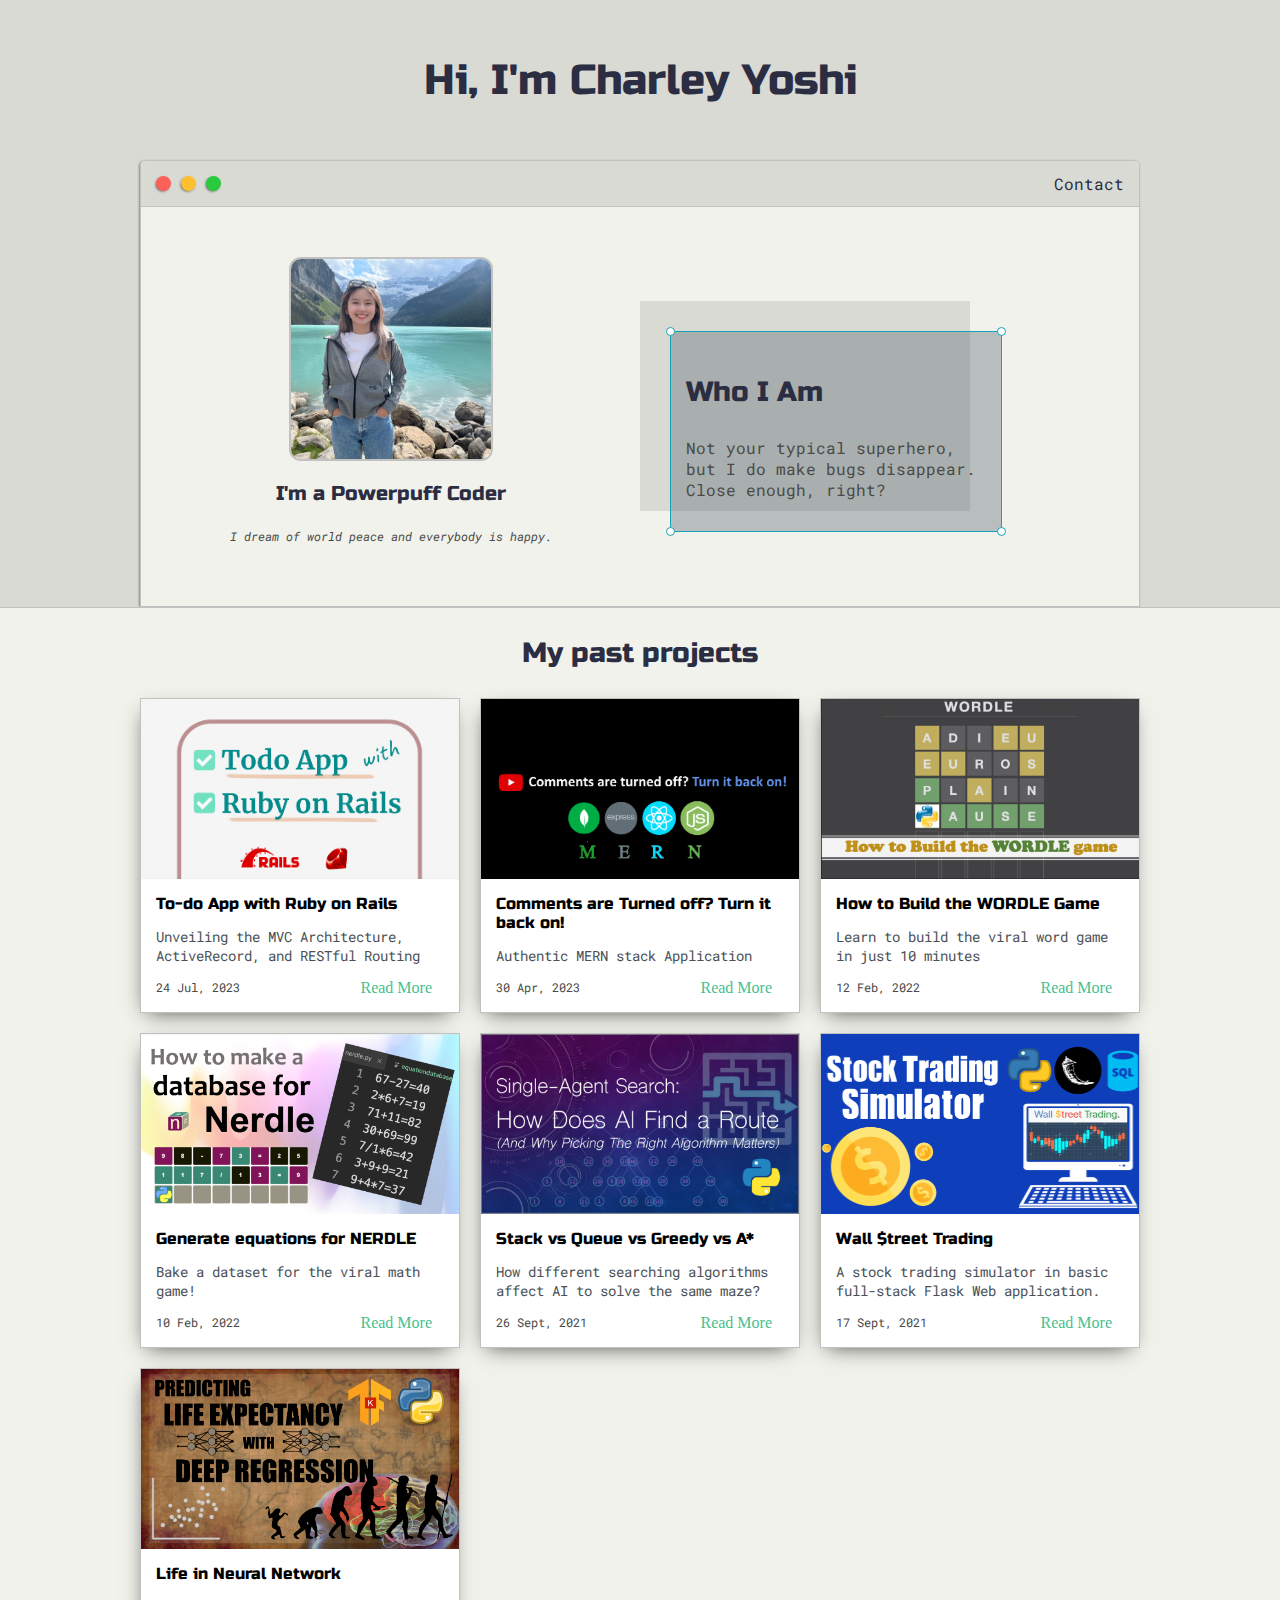
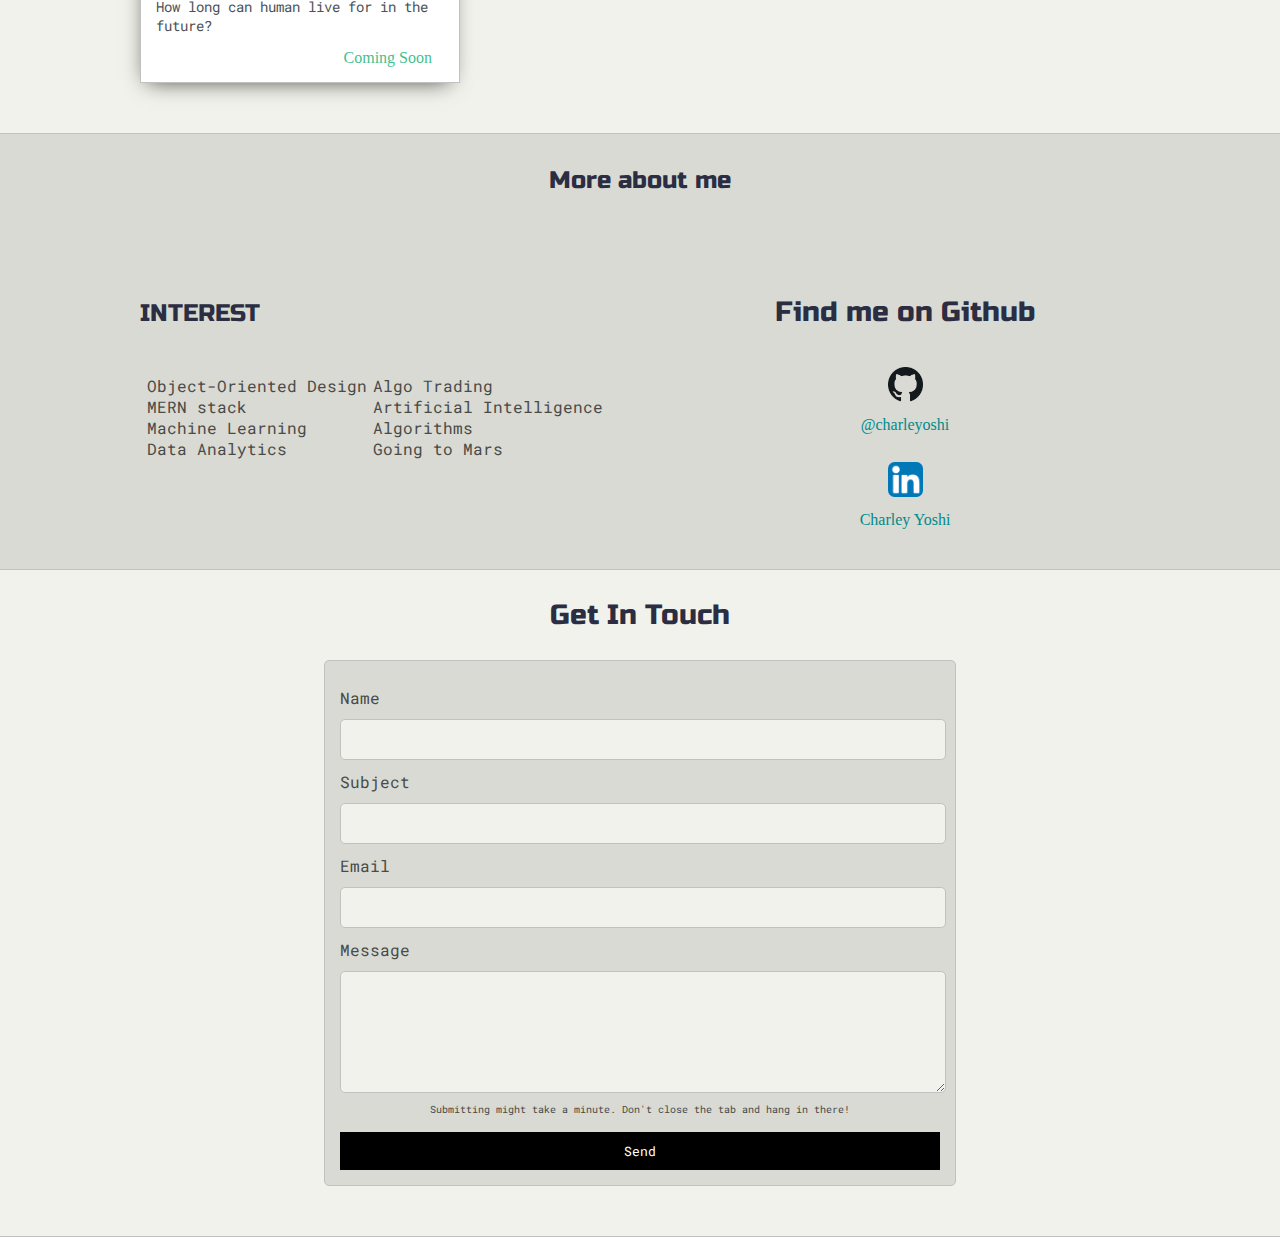
<file: index.html>
<!DOCTYPE html>
<html>

<head>
	<link rel="icon" type="image/x-icon" href="/images/favicon.png">
	<title>Charley Yoshi</title>
	<meta charset="UTF-8">

	<meta name="viewport" content="width=device-width, initial-scale=1, maximum-scale=1, minimum-scale=1" />

	<link href="https://fonts.googleapis.com/css2?family=Russo+One&display=swap" rel="stylesheet">

	<link href="https://fonts.googleapis.com/css2?family=Roboto+Mono:wght@500&family=Russo+One&display=swap"
		rel="stylesheet">

	<link rel="stylesheet" type="text/css" href="default.css">

</head>

<body>


	<section class="s1">
		<!-- <div class="alert">
			My latest web projects <a target="_blank" class="link" href="https://catoapp.com">cato</a> and <a
				target="_blank" class="link" href="https://myats.me">my@s</a> have launched! Click the links to check
			them out.
		</div> -->
		<div class="main-container">
			<div class="greeting-wrapper">
				<h1>Hi, I'm Charley Yoshi</h1>
			</div>


			<div class="intro-wrapper">
				<div class="nav-wrapper">

					<!-- Link around dots-wrapper added after tutorial video -->
					<a href="index.html">
						<div class="dots-wrapper">
							<div id="dot-1" class="browser-dot"></div>
							<div id="dot-2" class="browser-dot"></div>
							<div id="dot-3" class="browser-dot"></div>
						</div>
					</a>


					<ul id="navigation">
						<li><a href="index.html#contact">Contact</a></li>

					</ul>
				</div>

				<div class="left-column">
					<img id="profile_pic" src="images/banff.png">
					<h5 style="text-align: center;line-height: 0;">I'm a Powerpuff Coder</h5>

					<p id="settings-note">I dream of world peace and everybody is happy.</p>
				</div>

				<div class="right-column">

					<div id="preview-shadow">
						<div id="preview">
							<div id="corner-tl" class="corner"></div>
							<div id="corner-tr" class="corner"></div>
							<h3>Who I Am</h3>
							<p>Not your typical superhero, but I do make bugs disappear.<br /> Close enough, right?
							</p>
							<div id="corner-br" class="corner"></div>
							<div id="corner-bl" class="corner"></div>
						</div>
					</div>
				</div>
			</div>
		</div>
	</section>

	<section class="s2">
		<div class="main-container">
			<h3 style="text-align: center;">My past projects</h3>

			<div class="post-wrapper">

				<div>
					<a href="post/todo_app_rails.html">
						<div class="post">
							<img class="thumbnail" src="images/thumb_todo_rails.png">
							<div class="post-preview">
								<h6 class="post-title">To-do App with Ruby on Rails</h6>
								<p class="post-intro">Unveiling the MVC Architecture, ActiveRecord, and RESTful Routing
								</p>
								<span class="post-readmore">Read More</span>
								<span class="post-date">24 Jul, 2023</span>
								<br />
							</div>
						</div>
					</a>
				</div>

				<div>
					<a href="post/cato.html">
						<div class="post">
							<img class="thumbnail" src="images/thumb_cato.png">
							<div class="post-preview">
								<h6 class="post-title">Comments are Turned off? Turn it back on!</h6>
								<p class="post-intro">Authentic MERN stack Application
								</p>
								<span class="post-readmore">Read More</span>
								<span class="post-date">30 Apr, 2023</span>
								<br />
							</div>
						</div>
					</a>
				</div>

				<div>
					<a href="post/wordle.html">
						<div class="post">
							<img class="thumbnail" src="images/thumb_wordle.png">
							<div class="post-preview">
								<h6 class="post-title">How to Build the WORDLE Game</h6>
								<p class="post-intro">Learn to build the viral word game in just 10 minutes
								</p>
								<span class="post-readmore">Read More</span>
								<span class="post-date">12 Feb, 2022</span>
								<br />
							</div>
						</div>
					</a>
				</div>

				<div>
					<a href="post/nerdle.html">
						<div class="post">
							<img class="thumbnail" src="images/thumb_nerdle.png">
							<div class="post-preview">
								<h6 class="post-title">Generate equations for NERDLE</h6>
								<p class="post-intro">Bake a dataset for the viral math game!
								</p>
								<span class="post-readmore">Read More</span>
								<span class="post-date">10 Feb, 2022</span>
								<br />
							</div>
						</div>
					</a>
				</div>

				<div>
					<a href="post_maze.html">
						<div class="post">
							<img class="thumbnail" src="images/thumb0.png">
							<div class="post-preview">
								<h6 class="post-title">Stack vs Queue vs Greedy vs A*</h6>
								<p class="post-intro">How different searching algorithms affect AI to solve the same
									maze?
								</p>
								<span class="post-readmore">Read More</span>
								<span class="post-date">26 Sept, 2021</span>
								<br />
							</div>
						</div>
					</a>
				</div>		

				<div>
					<a href="post.html">
						<div class="post">
							<img class="thumbnail" src="images/thumb2.png">
							<div class="post-preview">
								<h6 class="post-title">Wall $treet Trading</h6>
								<p class="post-intro">A stock trading simulator in basic full-stack Flask Web
									application.
								</p>
								<span class="post-readmore">Read More</span>
								<span class="post-date">17 Sept, 2021</span>
								<br />
							</div>
						</div>
					</a>
				</div>

				<div>
					<a>
						<div class="post">
							<img class="thumbnail" src="images/thumb_lifeexp.png">
							<div class="post-preview">
								<h6 class="post-title"> Life in Neural Network</h6>
								<p class="post-intro">How long can human live for in the future?</p>
								<span class="post-readmore">Coming Soon</span>
								<br/>
							</div>
						</div>
					</a>
				</div>

			</div>
		</div>
	</section>


	<section class="s1">
		<div class="main-container">
			<h4 style="text-align: center;">More about me</h4>
			<div class="about-wrapper">

				<div class="about-me">

					<!-- <p>I always ask WHY, and I love Math, Physics, and engineering.</p> -->

					<!-- <p>My greatest fear is being formatted into 0s and 1s.</p> -->


					<!-- <hr> -->

					<h4>INTEREST</h4>

					<!-- <p>Fullstack developer with primary focus on Django + React: <a target="_blank" href="resume.pdf">Download Resume</a></p> -->

					<div id="skills">
						<ul>
							<li>Object-Oriented Design</li>
							<li>MERN stack</li>
							<li>Machine Learning</li>
							<li>Data Analytics</li>
						</ul>

						<ul>
							<li>Algo Trading</li>
							<li>Artificial Intelligence</li>
							<li>Algorithms</li>
							<li>Going to Mars</li>
						</ul>

					</div>

				</div>

				<div class="social-links">

					<h3>Find me on Github</h3>

					<a target="_blank" href="https://www.github.com/charleyoshi"><img src="images/github.png"
							id="social_icon"></a>
					<a target="_blank" href="https://www.github.com/charleyoshi">@charleyoshi</a>
					<br>
					<a target="_blank" href="https://www.linkedin.com/in/charley-yoshi-9a7743236/"><img
							src="images/linkedin.png" id="social_icon"></a>
					<a target="_blank" href="https://www.linkedin.com/in/charley-yoshi-9a7743236/">Charley Yoshi</a>
				</div>
			</div>

		</div>
	</section>



	<section class="s2">
		<div class="main-container">
			<a href=""></a>
			<h3 style="text-align: center;">Get In Touch</h3>

			<form id="contact-form" action="https://formsubmit.co/7d66af5173e32d34b991760f7425e141" method="POST">
				<a name="contact"></a>
				<label>Name</label>
				<input class="input-field" type="text" name="name" required>

				<label>Subject</label>
				<input class="input-field" type="text" name="_subject" required>

				<label>Email</label>
				<input class="input-field" type="text" name="email" required>

				<label>Message</label>
				<textarea class="input-field" name="message" required></textarea>
				
				<div id="formMessage">
					<span>Submitting might take a minute. Don't close the tab and hang in there!</span>
				</div>

				<input id="submit-btn" type="submit" value="Send">
			</form>
		</div>
	</section>


</body>

</html>
</file>
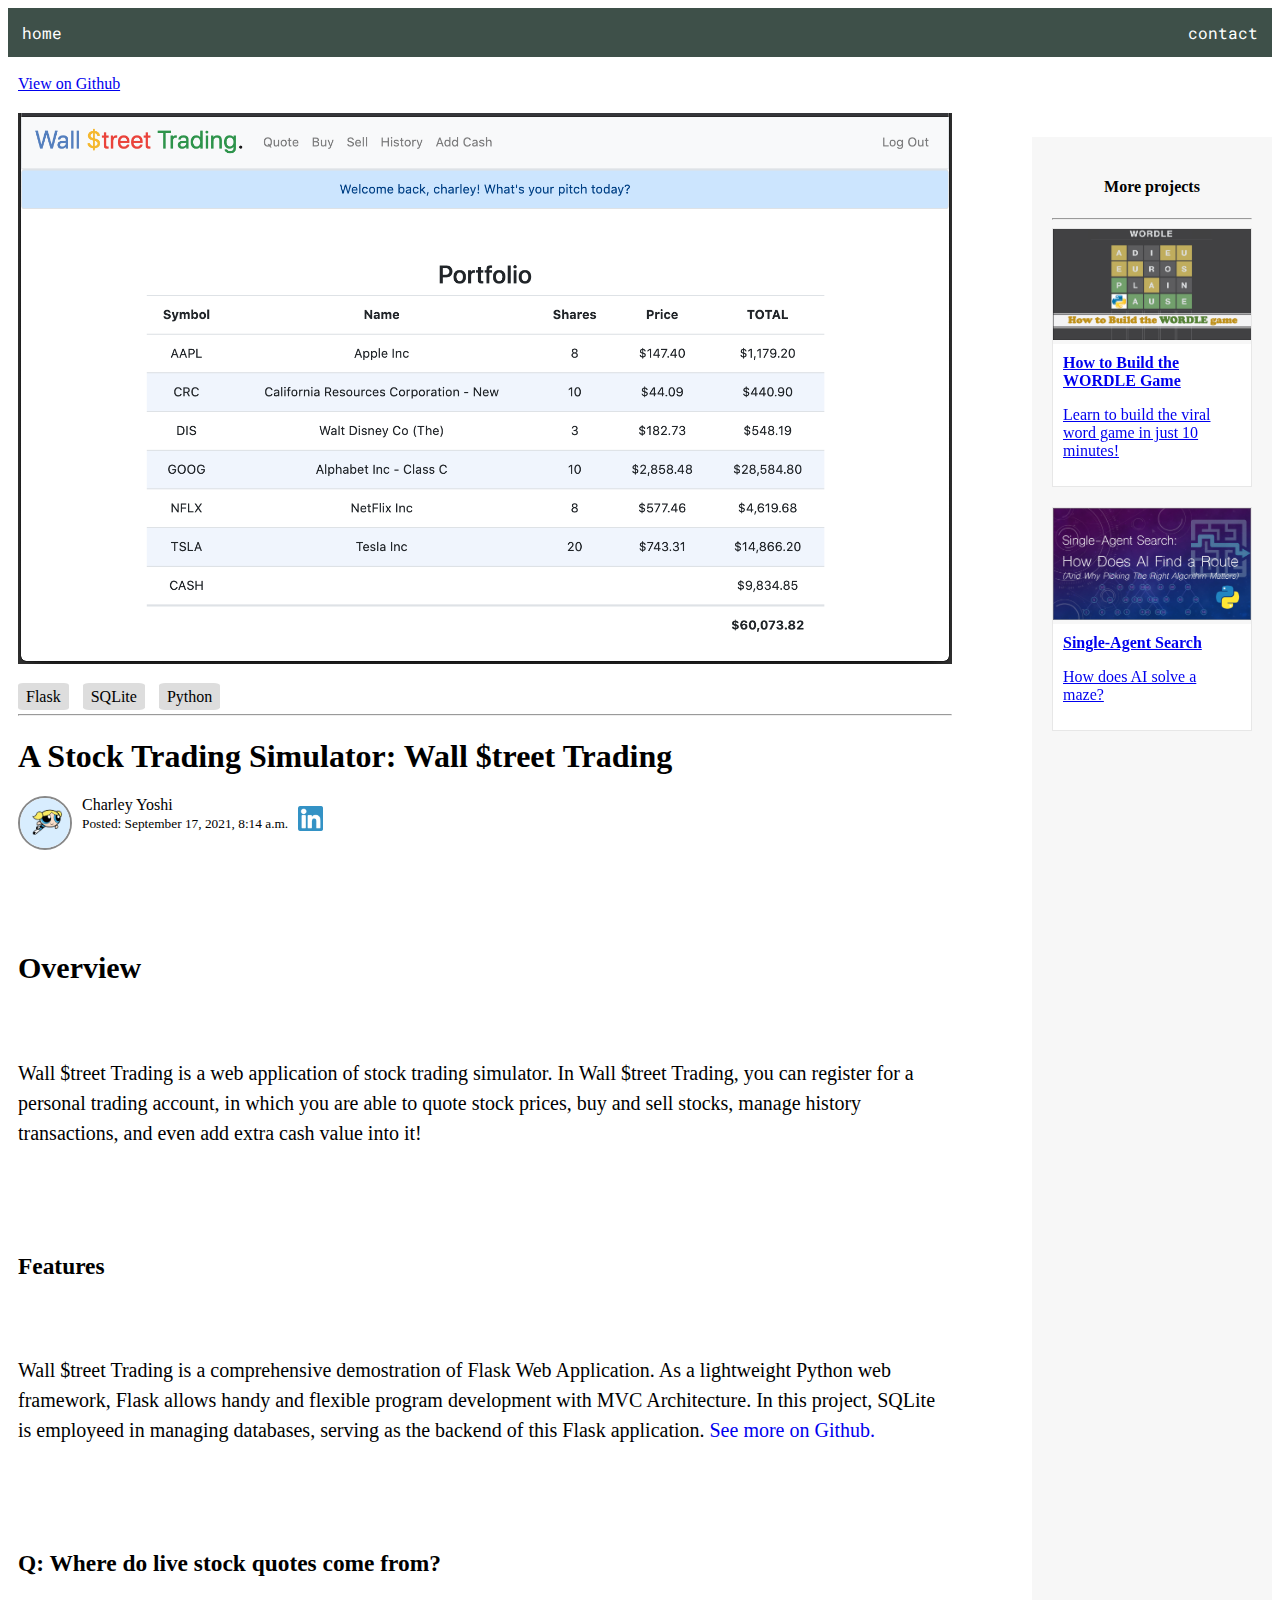
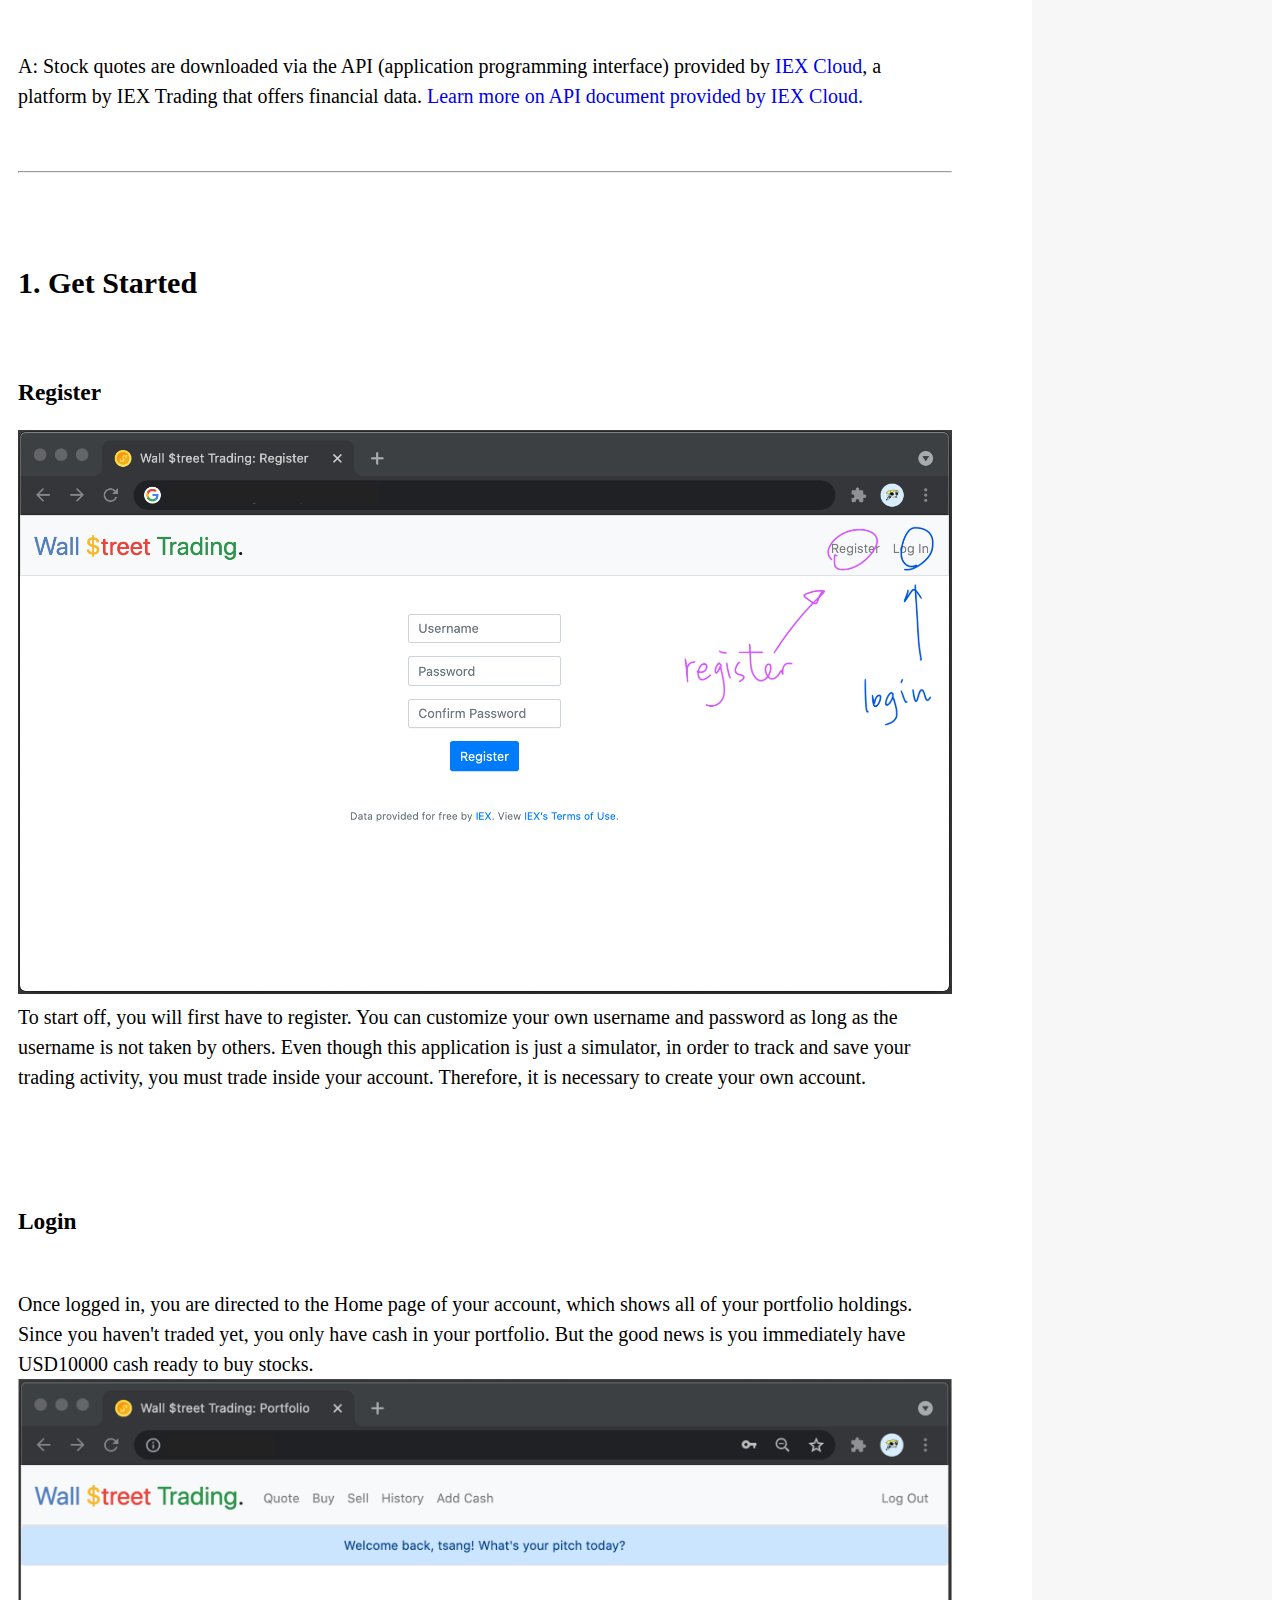
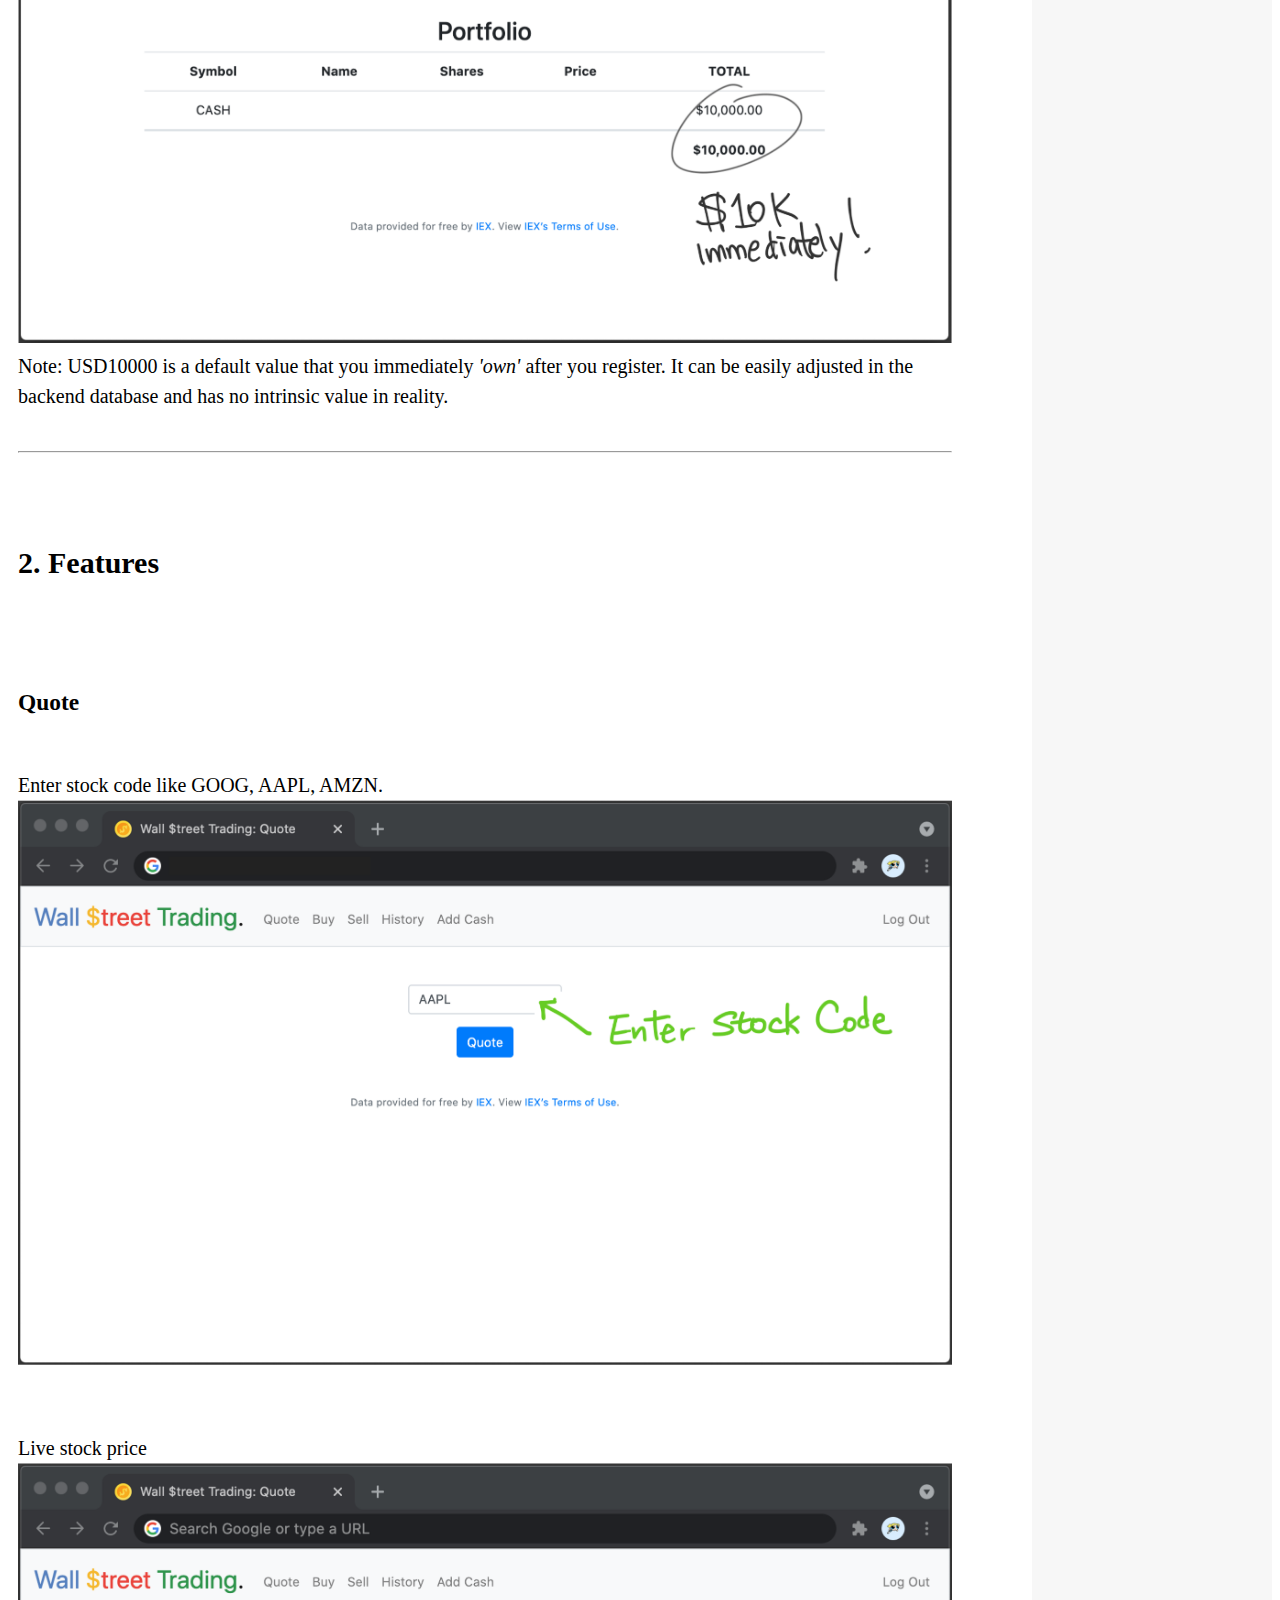
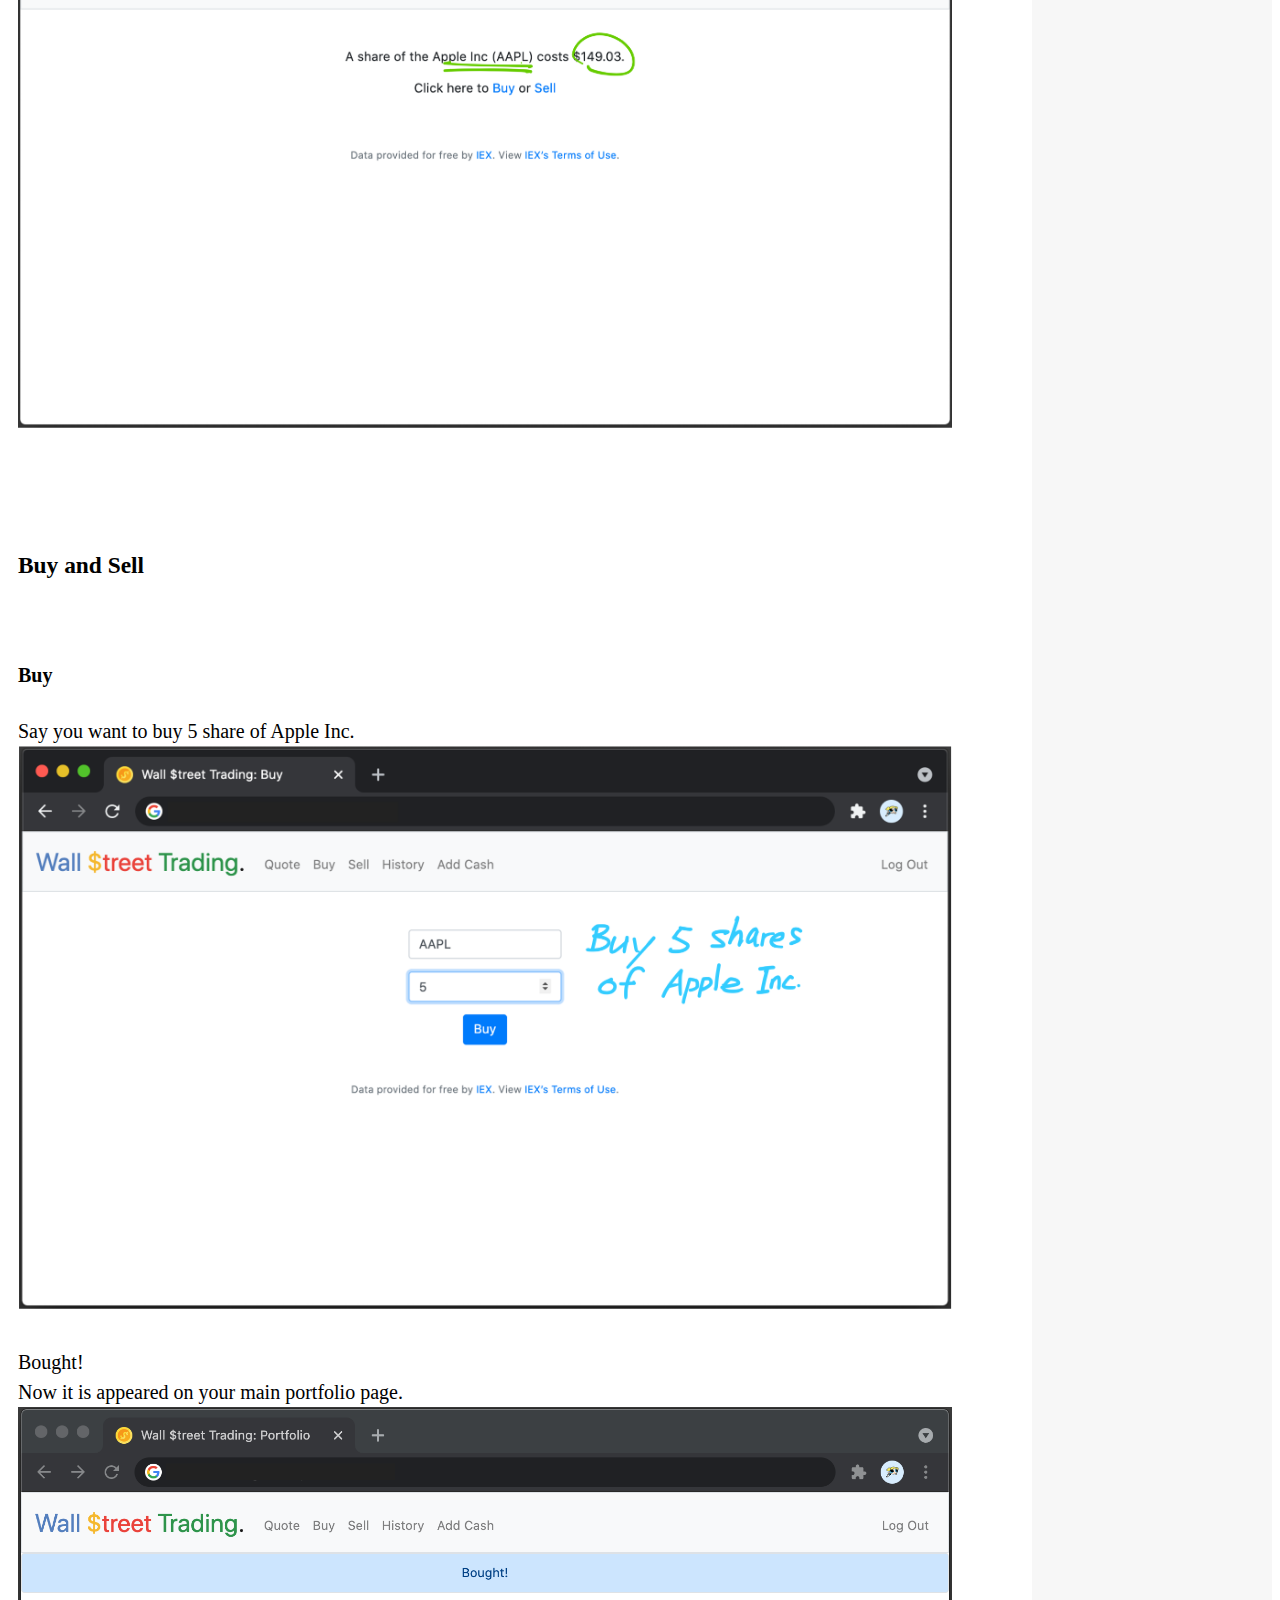
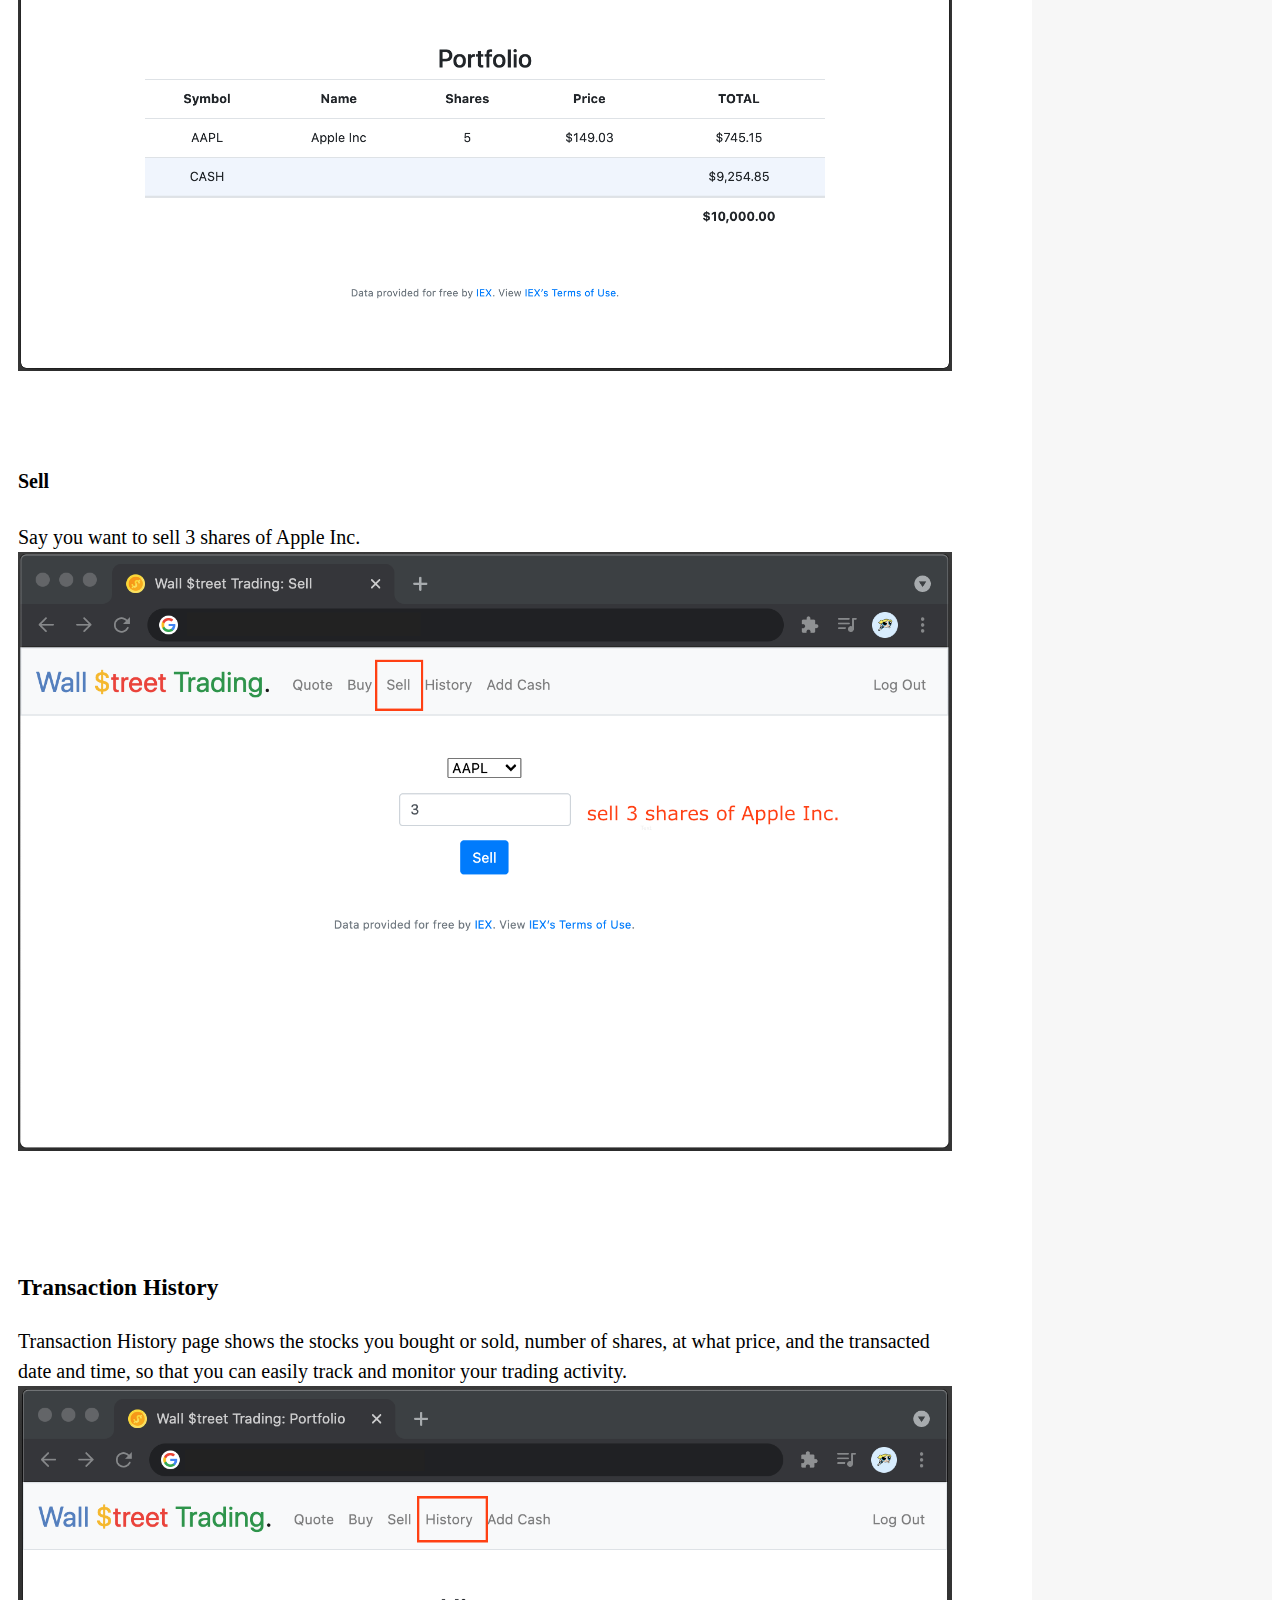
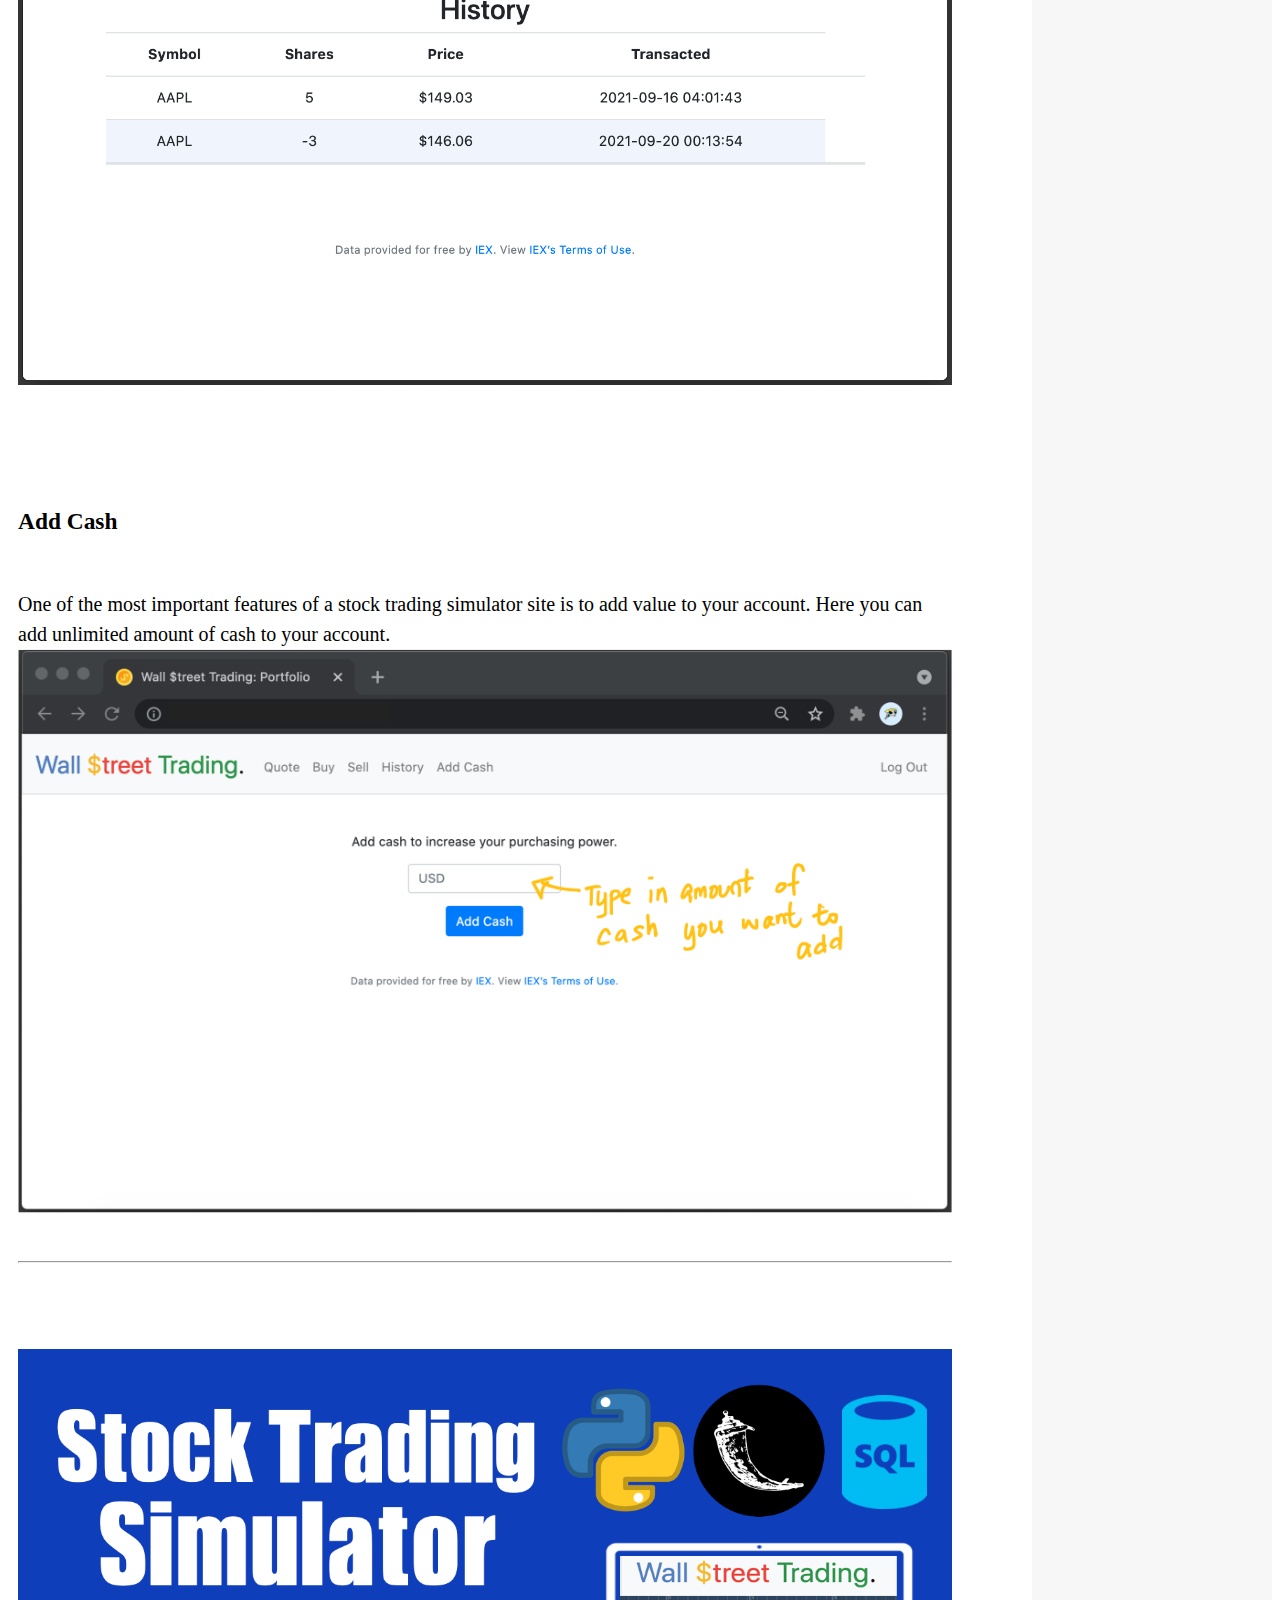
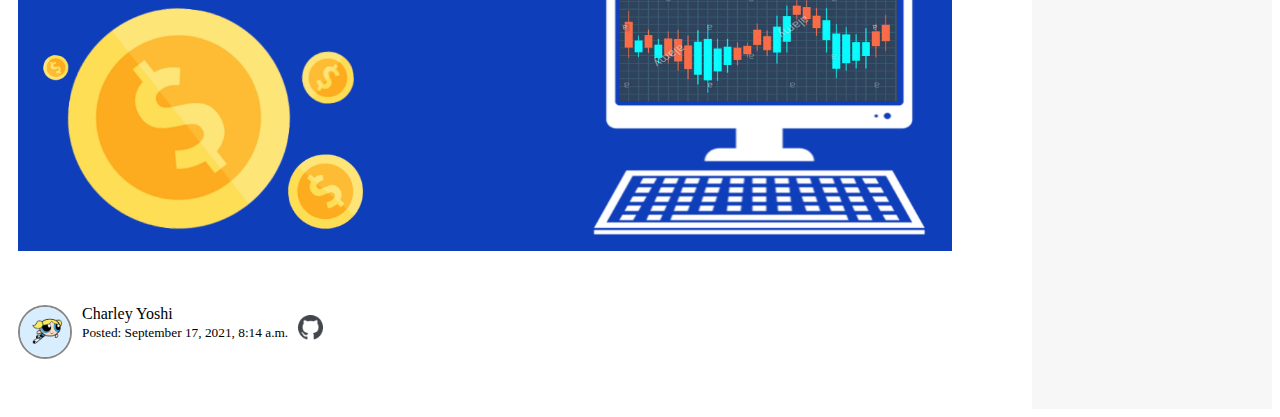
<file: post.html>
<!DOCTYPE html>
<html>
<head>
	<title>Wall $treet Trading</title>
    <meta charset="UTF-8">
	<meta name="viewport" content="width=device-width, initial-scale=1, maximum-scale=1, minimum-scale=1" />
	<link href="https://fonts.googleapis.com/css2?family=Roboto+Mono:wght@500&family=Russo+One&display=swap" rel="stylesheet">
    <link href="https://cdn.jsdelivr.net/npm/bootstrap@5.1.1/dist/css/bootstrap.min.css" rel="stylesheet" integrity="sha384-F3w7mX95PdgyTmZZMECAngseQB83DfGTowi0iMjiWaeVhAn4FJkqJByhZMI3AhiU" crossorigin="anonymous">
	<link rel="stylesheet" type="text/css" href="post.css">
	
</head>
<body>
    <div>
        <nav>
            <ul class="topnav">
                <li><a href="index.html">Home</a></li>
                <li class="topnav-right"><a 
                    href="index.html#contact">Contact</a></li>
            </ul>
        </nav>
    </div>

    <div class="post-container">

        <div class="post-content-wrapper">
            <br>
            <a class="btn btn-outline-success btn-sm" href="https://github.com/charleyoshi/stock-trading-simulator">View on Github</a>
            <br>
    
            <img alt="A Stock Trading Simulator: Wall $treet Trading" title="A Stock Trading Simulator: Wall $treet Trading" class="featured_image" src="/images/project2/featureImage2.png">
            <br>
    
            <span class="tag">Flask</span>
            <span class="tag">SQLite</span>
            <span class="tag">Python</span>
            
            <hr>
            <h1>A Stock Trading Simulator: Wall $treet Trading</h1>
    
            <div class="author-wrapper" style="margin-top: 20px">
                <img alt="Charley Yoshi" title="Charley Yoshi" id="author-thumbnail"
                    src="/images/bubbles.jpeg" />
                <div>
                    <p style="margin:0">Charley Yoshi</p>
                    <small>Posted: September 17, 2021, 8:14 a.m.</small>
                </div>
                <a target="_blank" href="https://www.linkedin.com/in/charley-yoshi-9a7743236/">
                    <img id="author-contact" src="/images/linkedin.png" />
                </a>
            </div>
    
            <br>
            <div class='article'>
                <br><br>
                <h2>Overview</h2>
                <br>
                <p> Wall $treet Trading is a web application of stock trading simulator. 
                    In Wall $treet Trading, you can register for a personal trading account,
                    in which you are able to quote stock prices, buy and sell stocks, manage history transactions, and 
                    even add extra cash value into it!
                    </p>
                
            
                <br><br>

                <h3>Features</h3>
                <br>
                <p>
                    Wall $treet Trading is a comprehensive demostration of Flask Web Application.
                    As a lightweight Python web framework, Flask allows handy and flexible program development with MVC Architecture.
                    In this project, SQLite is employeed in managing databases, serving as the backend of this Flask application. 
                    <a href="https://github.com/charleyoshi/stock-trading-simulator">See more on Github.</a>
                </p>
                
                <br><br>

                <h3>Q: Where do live stock quotes come from?</h3>
                <br>
                <p>
                A: Stock quotes are downloaded via the API (application programming interface) provided by
                <a href="https://iexcloud.io/">IEX Cloud</a>, 
                a platform by IEX Trading that offers financial data.
                <a href="https://iexcloud.io/docs/api/">Learn more on API document provided by IEX Cloud.</a>
                </p>
                

                
                
                
                <br><hr><br><br>

                
                <h2>1. Get Started</h2>
                <br>
                <h3>Register</h3>
                <img src='/images/project2/register.png' alt='register page'>
                To start off, you will first have to register. 
                You can customize your own username and password as long as the username is not taken by others.
                Even though this application is just a simulator, in order to track and save your trading activity, 
                you must trade inside your account. Therefore, it is necessary to create your own account.
                
                <br><br><br><br>

                <h3>Login</h3>
                <br>
                Once logged in, you are directed to the Home page of your account, 
                which shows all of your portfolio holdings.
                Since you haven't traded yet, you only have cash in your portfolio.
                But the good news is you immediately have USD10000 cash ready to buy stocks. 
                
                <img src='/images/project2/initial_mark.png' alt='initial page (marked)'>
                Note: USD10000 is a default value that you immediately <i>'own'</i> after you register. 
                It can be easily adjusted in the backend database and has no intrinsic value in reality.
           


                
                <br>
                <br><hr><br>
                <br>
                <h2>2. Features</h2>
                <br><br>
                <h3>Quote</h3>
                <br>
                Enter stock code like GOOG, AAPL, AMZN. 

                <img src='/images/project2/quote0.png' alt='quote page'>
                <br><br><br>
                Live stock price
                <img src='/images/project2/quote1.png' alt='quote result page'>

                <br><br><br><br>

                <h3>Buy and Sell</h3>
                <br>
                <h4>Buy</h4>
                Say you want to buy 5 share of Apple Inc.
                <img src='/images/project2/buy.png' alt='buy page'>
                <br><br>
                Bought! <br>
                Now it is appeared on your main portfolio page.
                <img src='/images/project2/bought.png' alt='bought page'>
                <br><br><br>
                <h4>Sell</h4>
                Say you want to sell 3 shares of Apple Inc.
                <img src='/images/project2/sell.png' alt='sell page'>
                <br><br><br><br>

                <h3>Transaction History</h3>
                Transaction History page shows the stocks you bought or sold, number of shares, at what price, and the transacted date and time,
                so that you can easily track and monitor your trading activity.
                <img src='/images/project2/history.png' alt='history page'>
                <br><br><br><br>

                <h3>Add Cash</h3>
                <br>
                One of the most important features of a stock trading simulator site is to add value to your account.
                Here you can add unlimited amount of cash to your account. 
                <img src='/images/project2/add_cash.png' alt='add cash page'>
                
                <br>
                <br><hr><br>
                <br>
            </div>

   
    
    <p><img alt="" src="/images/thumb2.png" style="width:1000px" /></p>
    
    <p>&nbsp;</p>
    
            <div class="author-wrapper" style="margin-bottom: 50px">
                <img id="author-thumbnail" src="/images/bubbles.jpeg" />
                <div>
                    <p style="margin:0">Charley Yoshi</p>
                    <small>Posted: September 17, 2021, 8:14 a.m.</small>
                </div>
                <a target="_blank" href="https://github.com/charleyoshi">
                    <img id="author-contact" src="/images/github.png" />
                </a>
            </div>
        </div>
    
        <div class="right-sidebar-wrapper">
    
            <h4 style="text-align: center;">More projects</h4>
            <hr>
            <div class='sidebar-inner'>
    
                <div class="sidebar-item">
                    <a target="_blank"
                        href="/post/wordle.html">
                        <img src="/images/thumb_wordle.png">
    
    
                        <div class="sidebar-item-body">
                            <strong>How to Build the WORDLE Game</strong>
                            <p>Learn to build the viral word game in just 10 minutes!</p>
                        </div>
                    </a>
                </div>
    
                <div class="sidebar-item">
                    <a target="_blank" href="/post_maze.html">
                        <img src="/images/thumb0.png">
    
    
                        <div class="sidebar-item-body">
                            <strong>Single-Agent Search</strong>
                            
                            <p>How does AI solve a maze?</p>
                        </div>
                    </a>
                </div>
            </div>
        </div>
    </div>
    
</body>
</html>
</file>
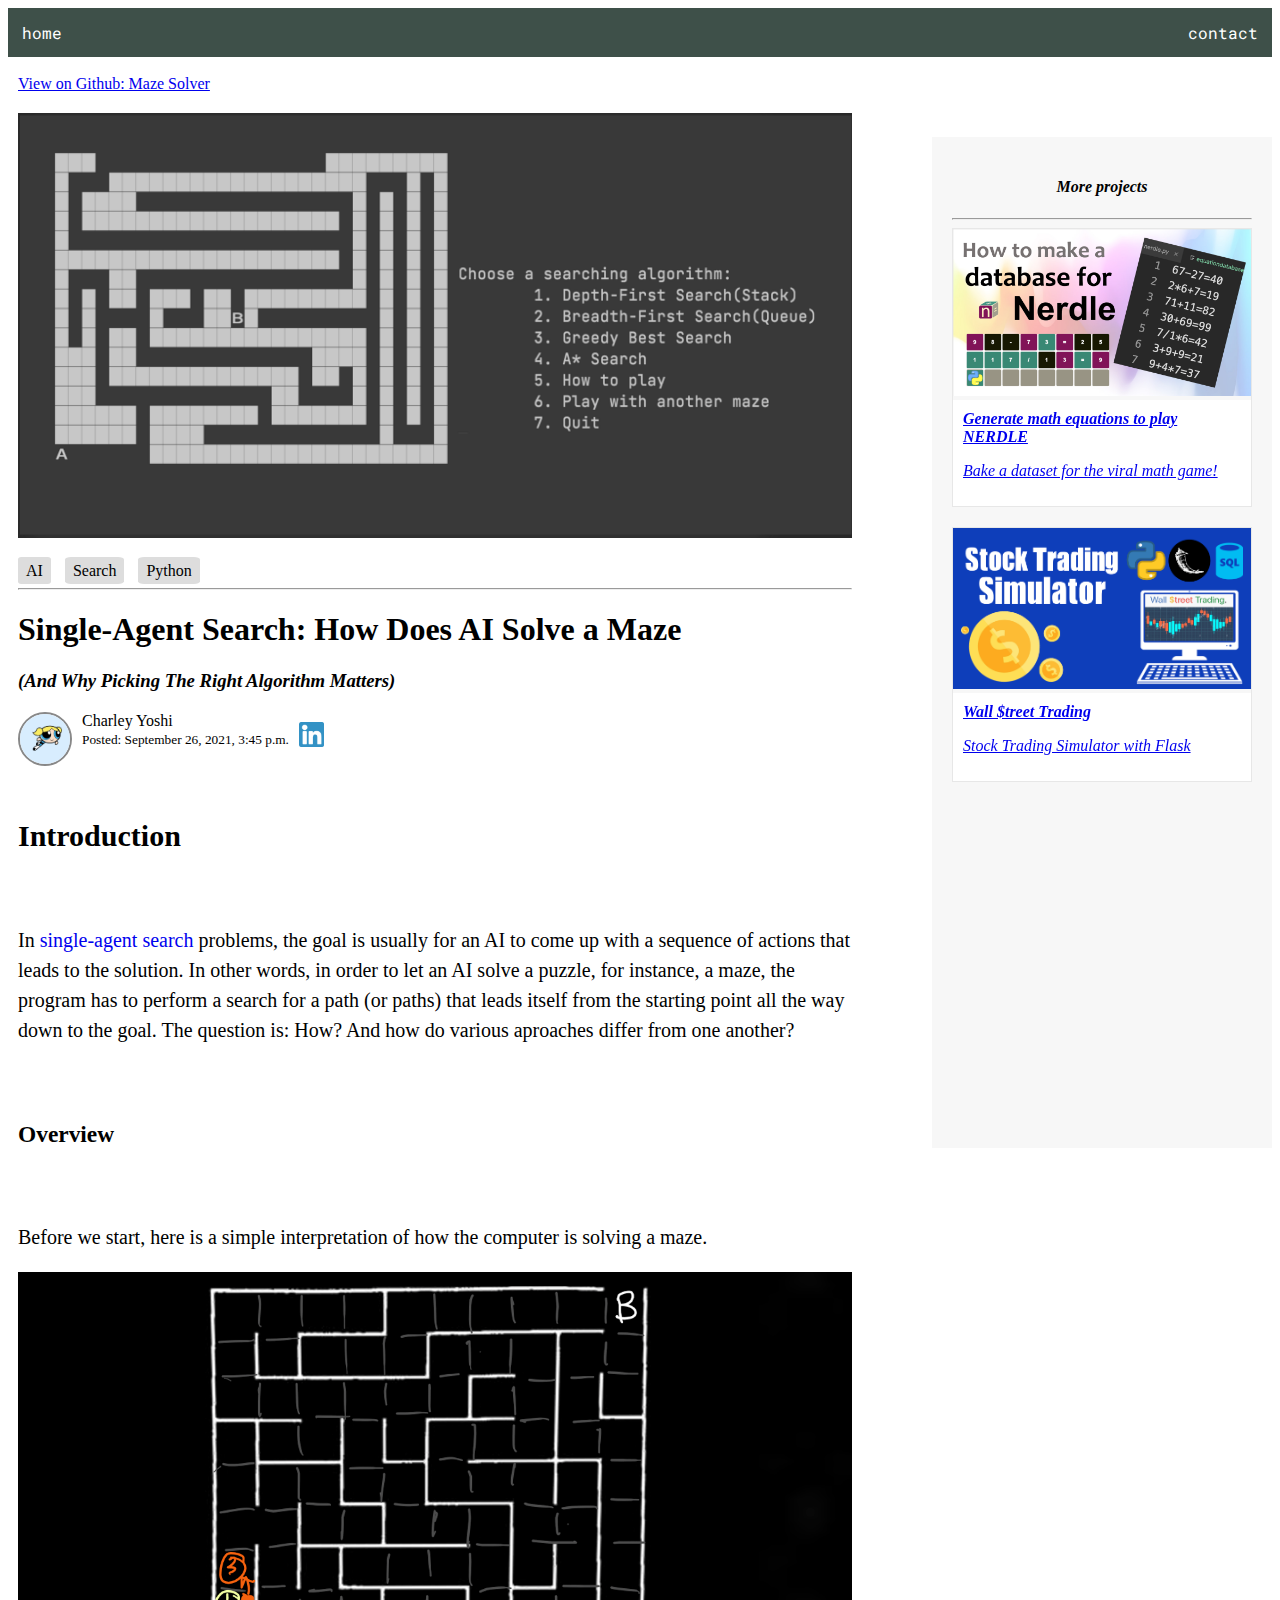
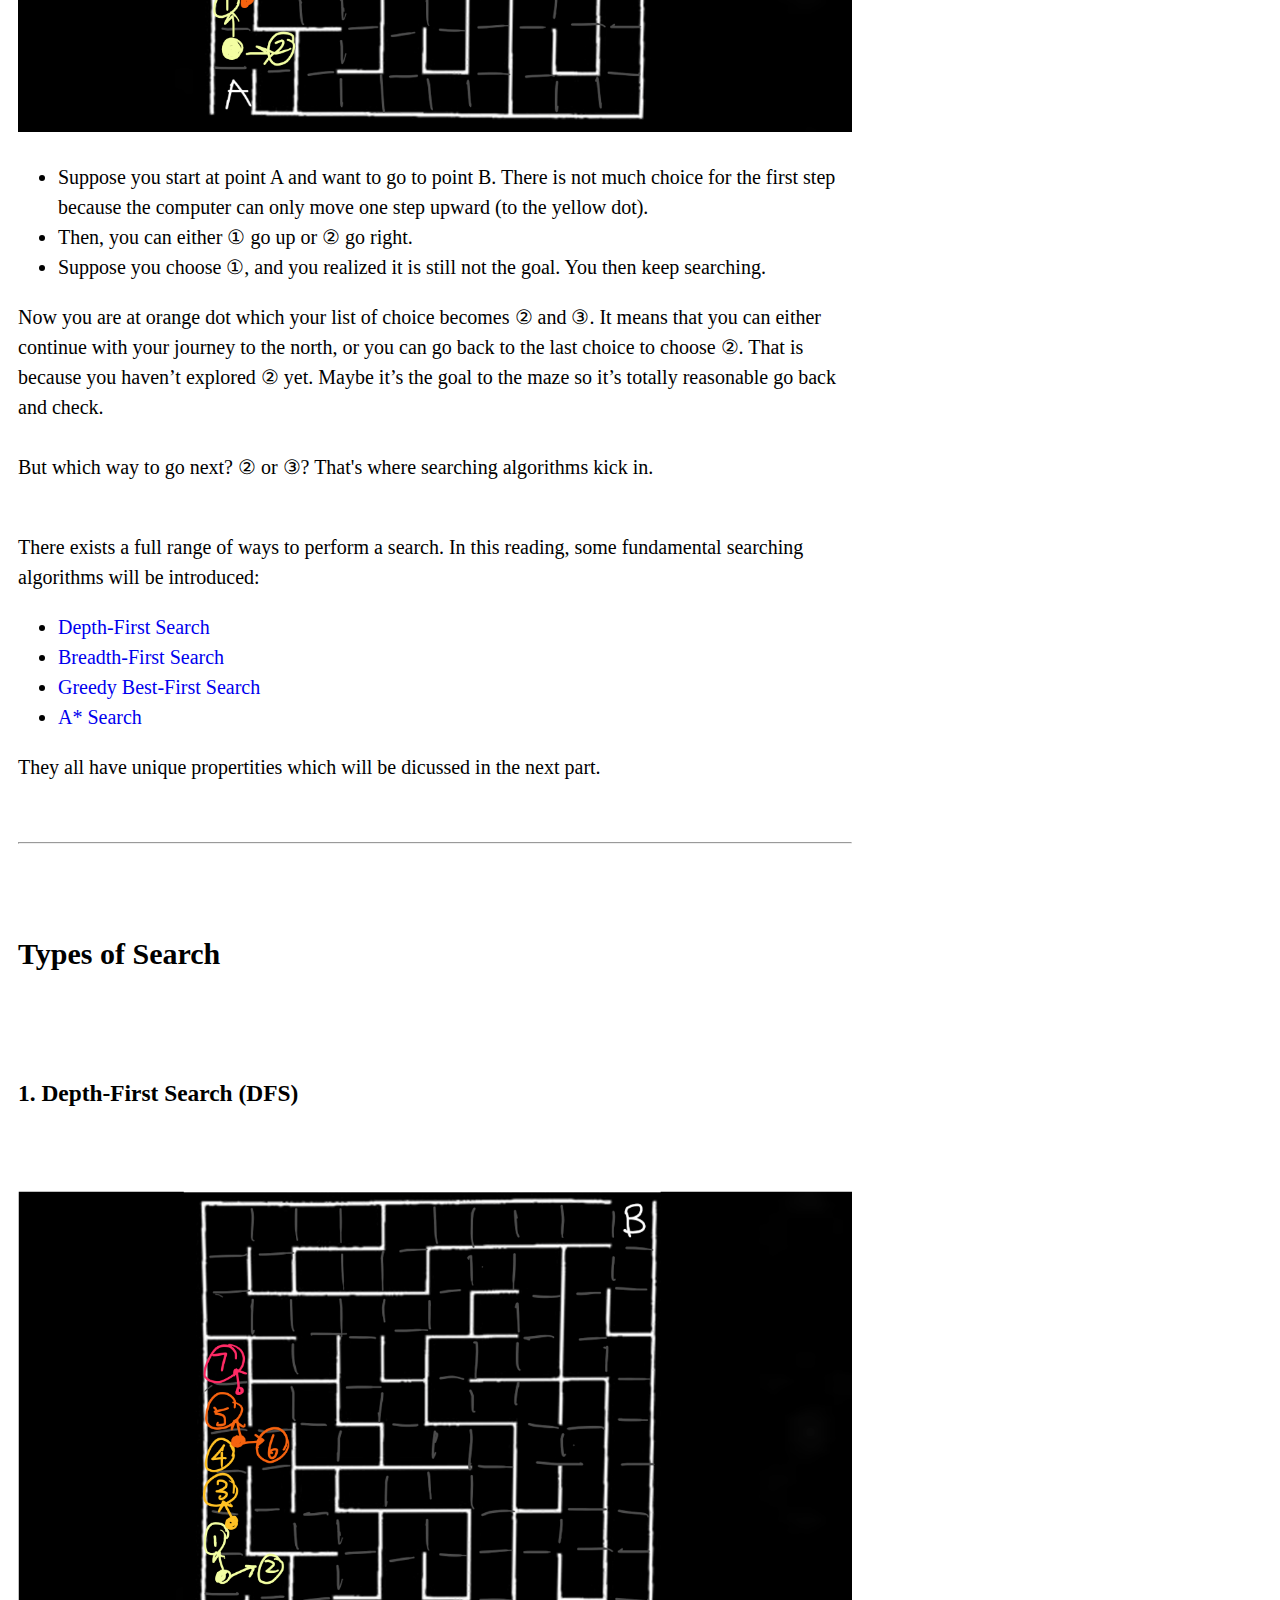
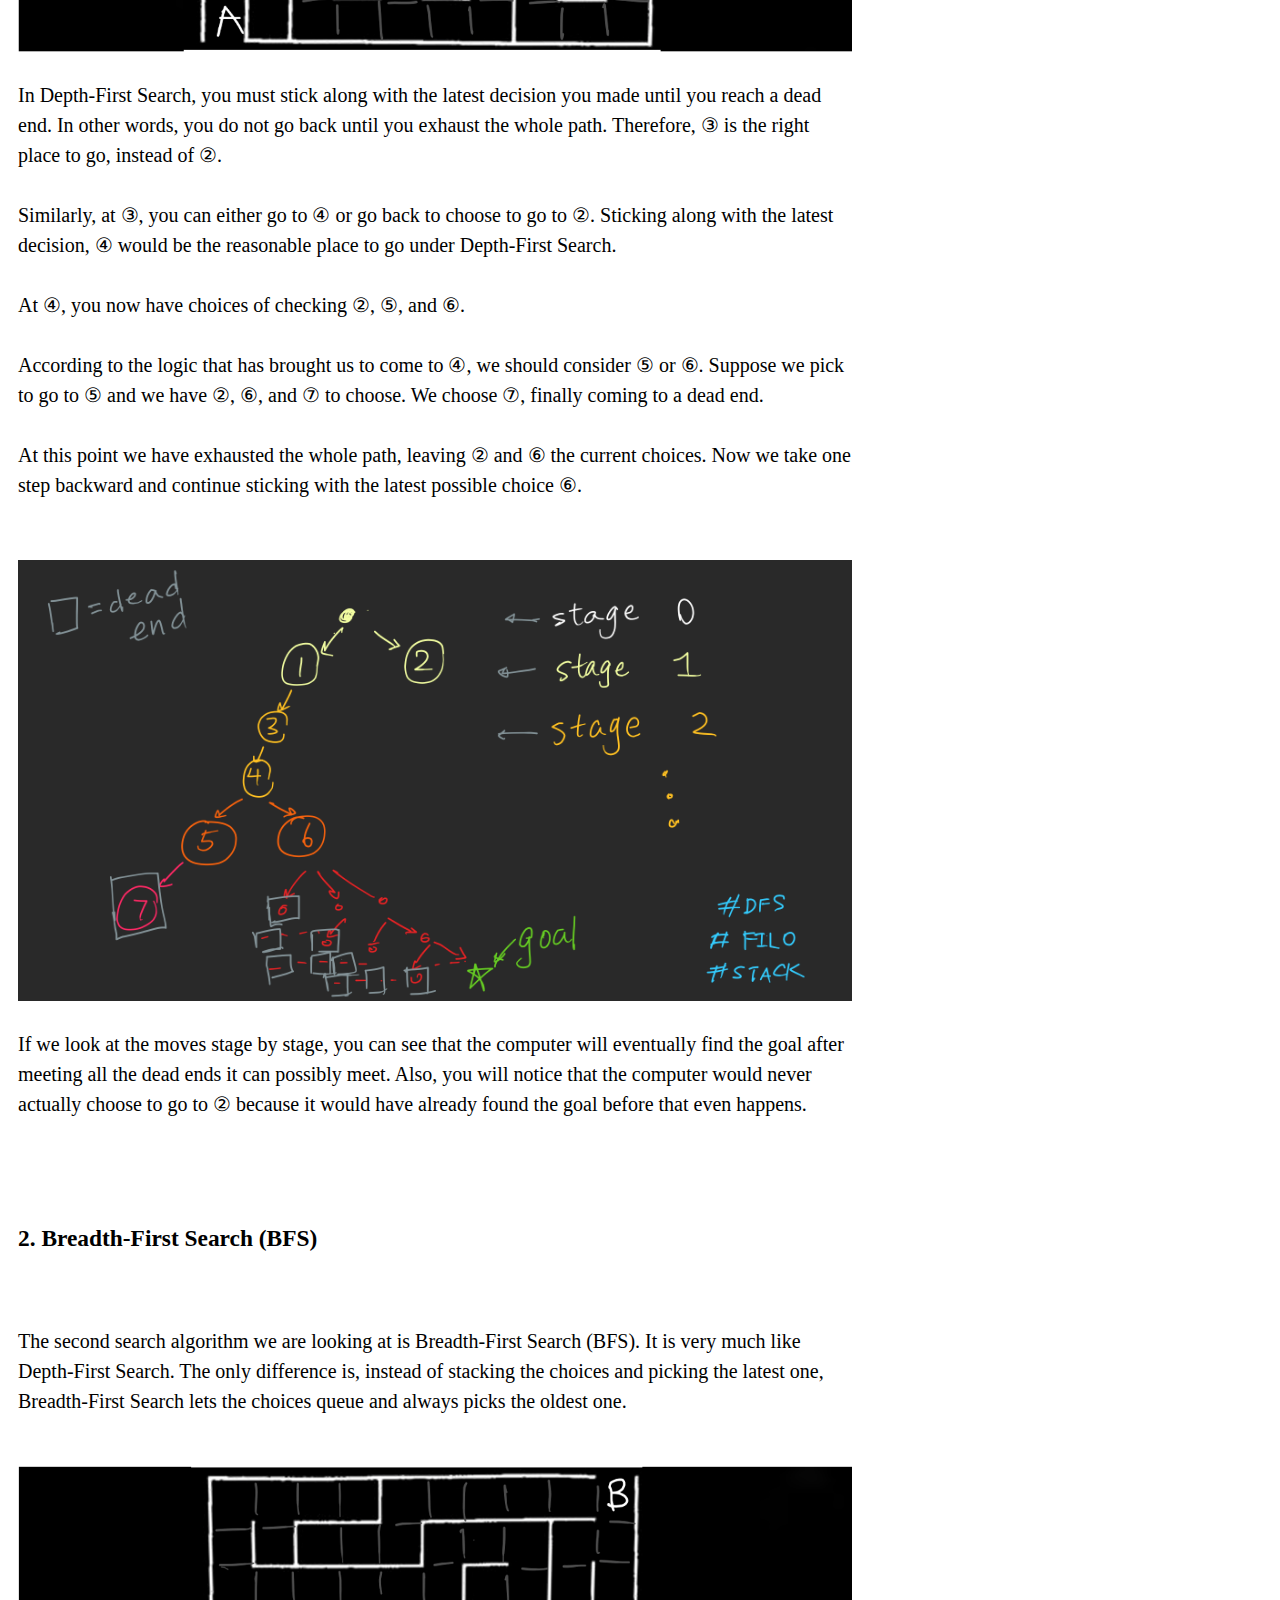
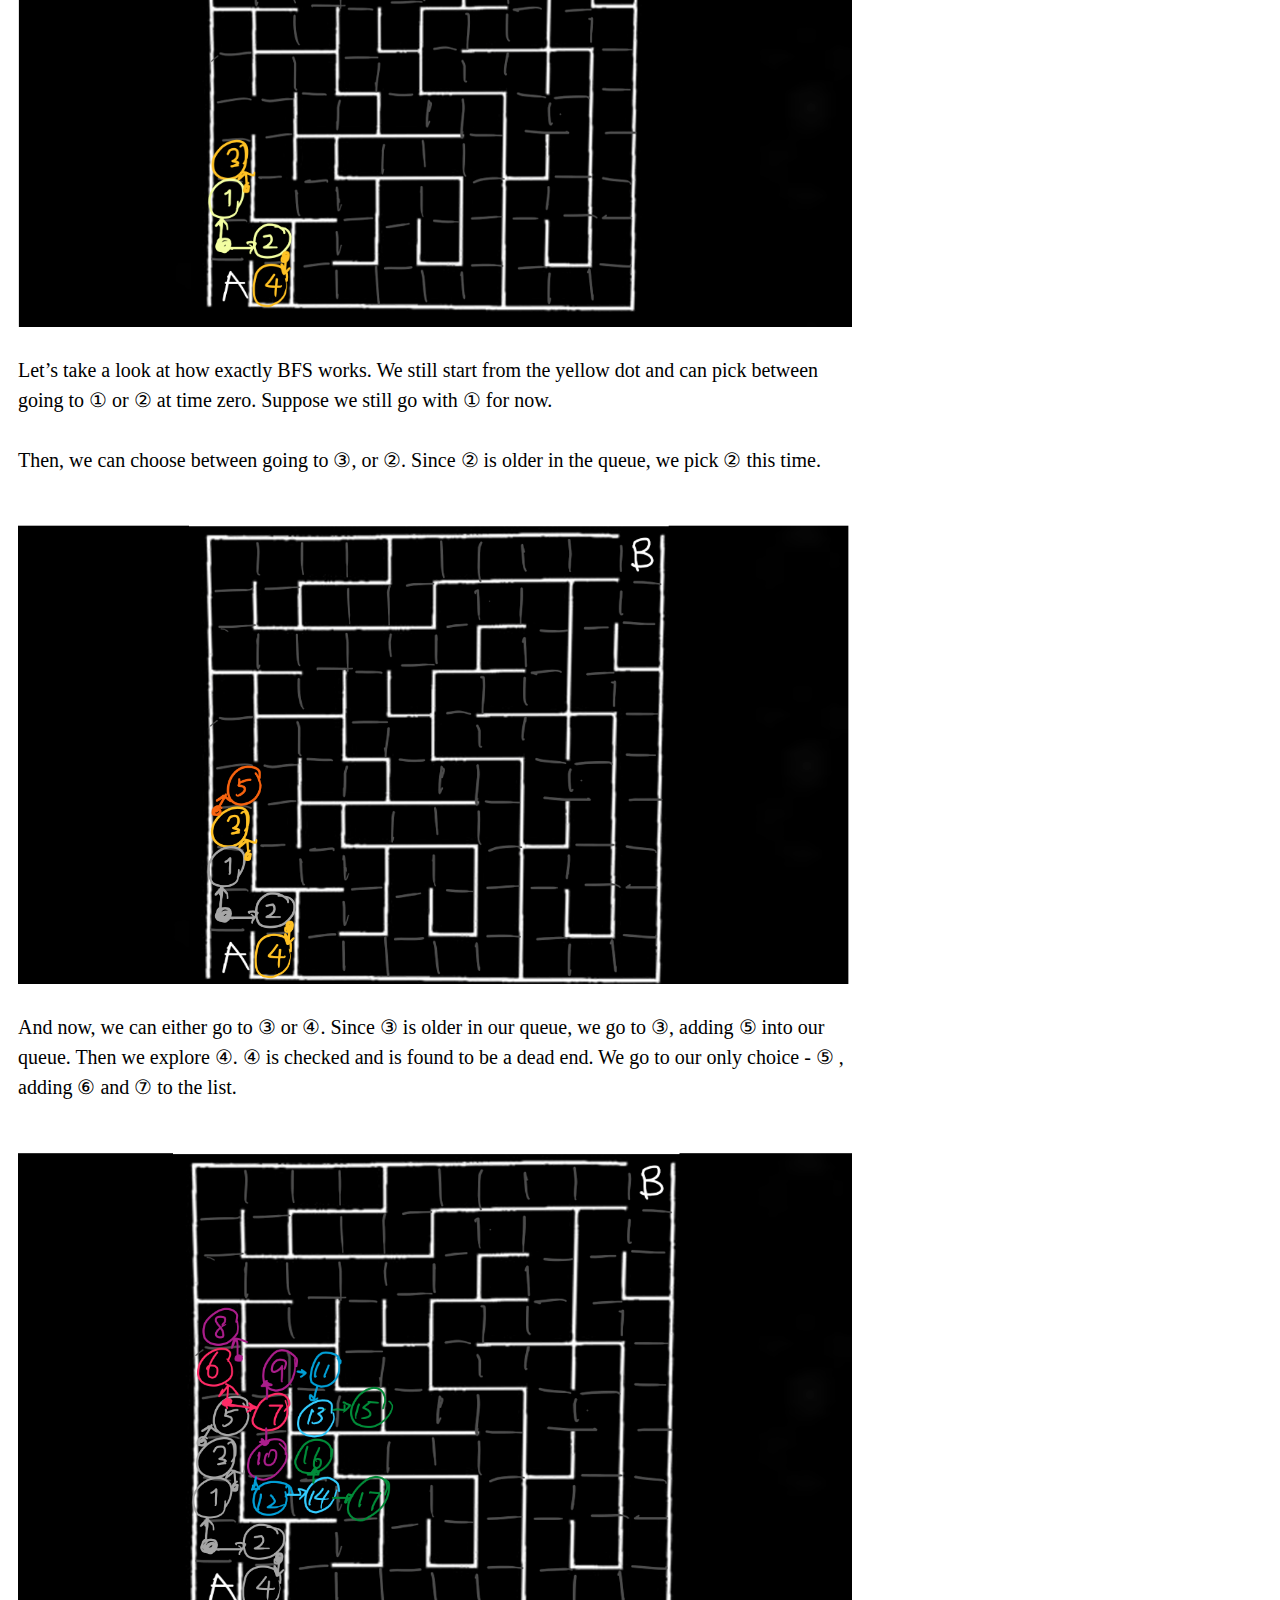
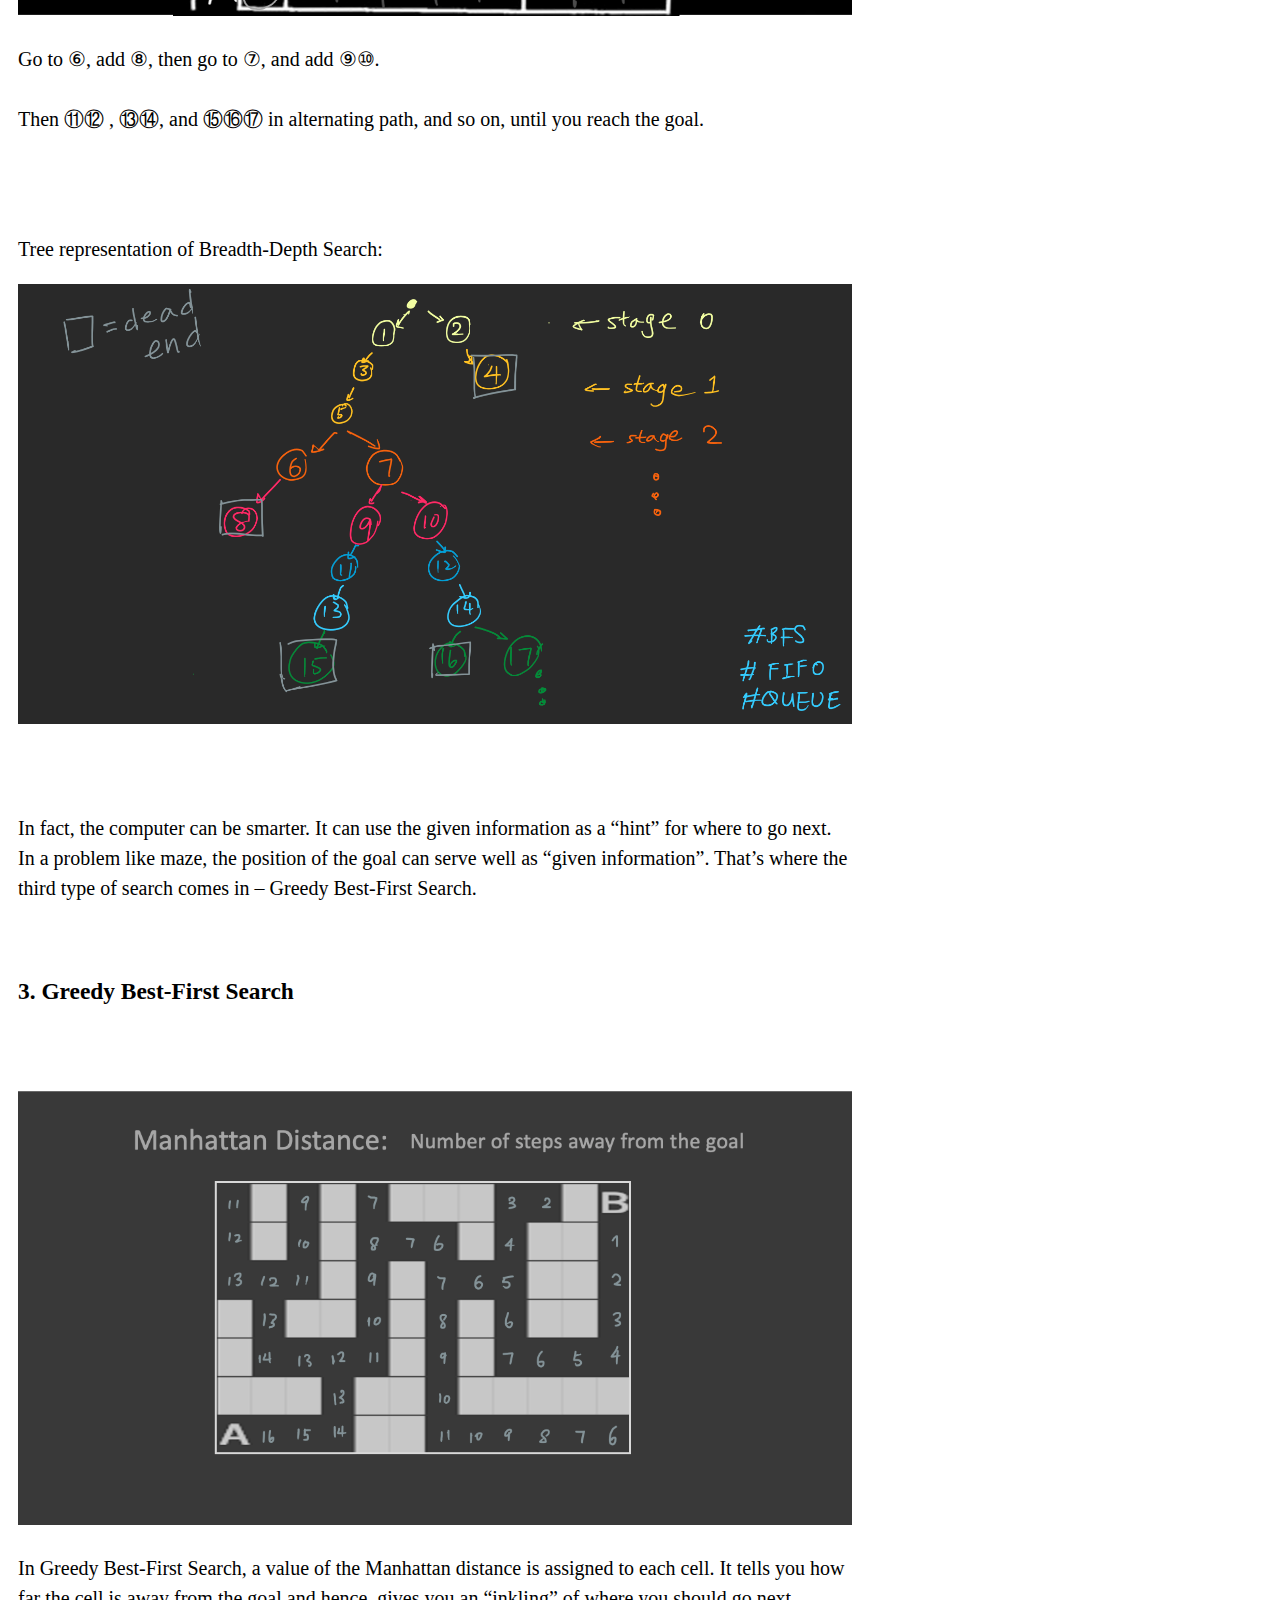
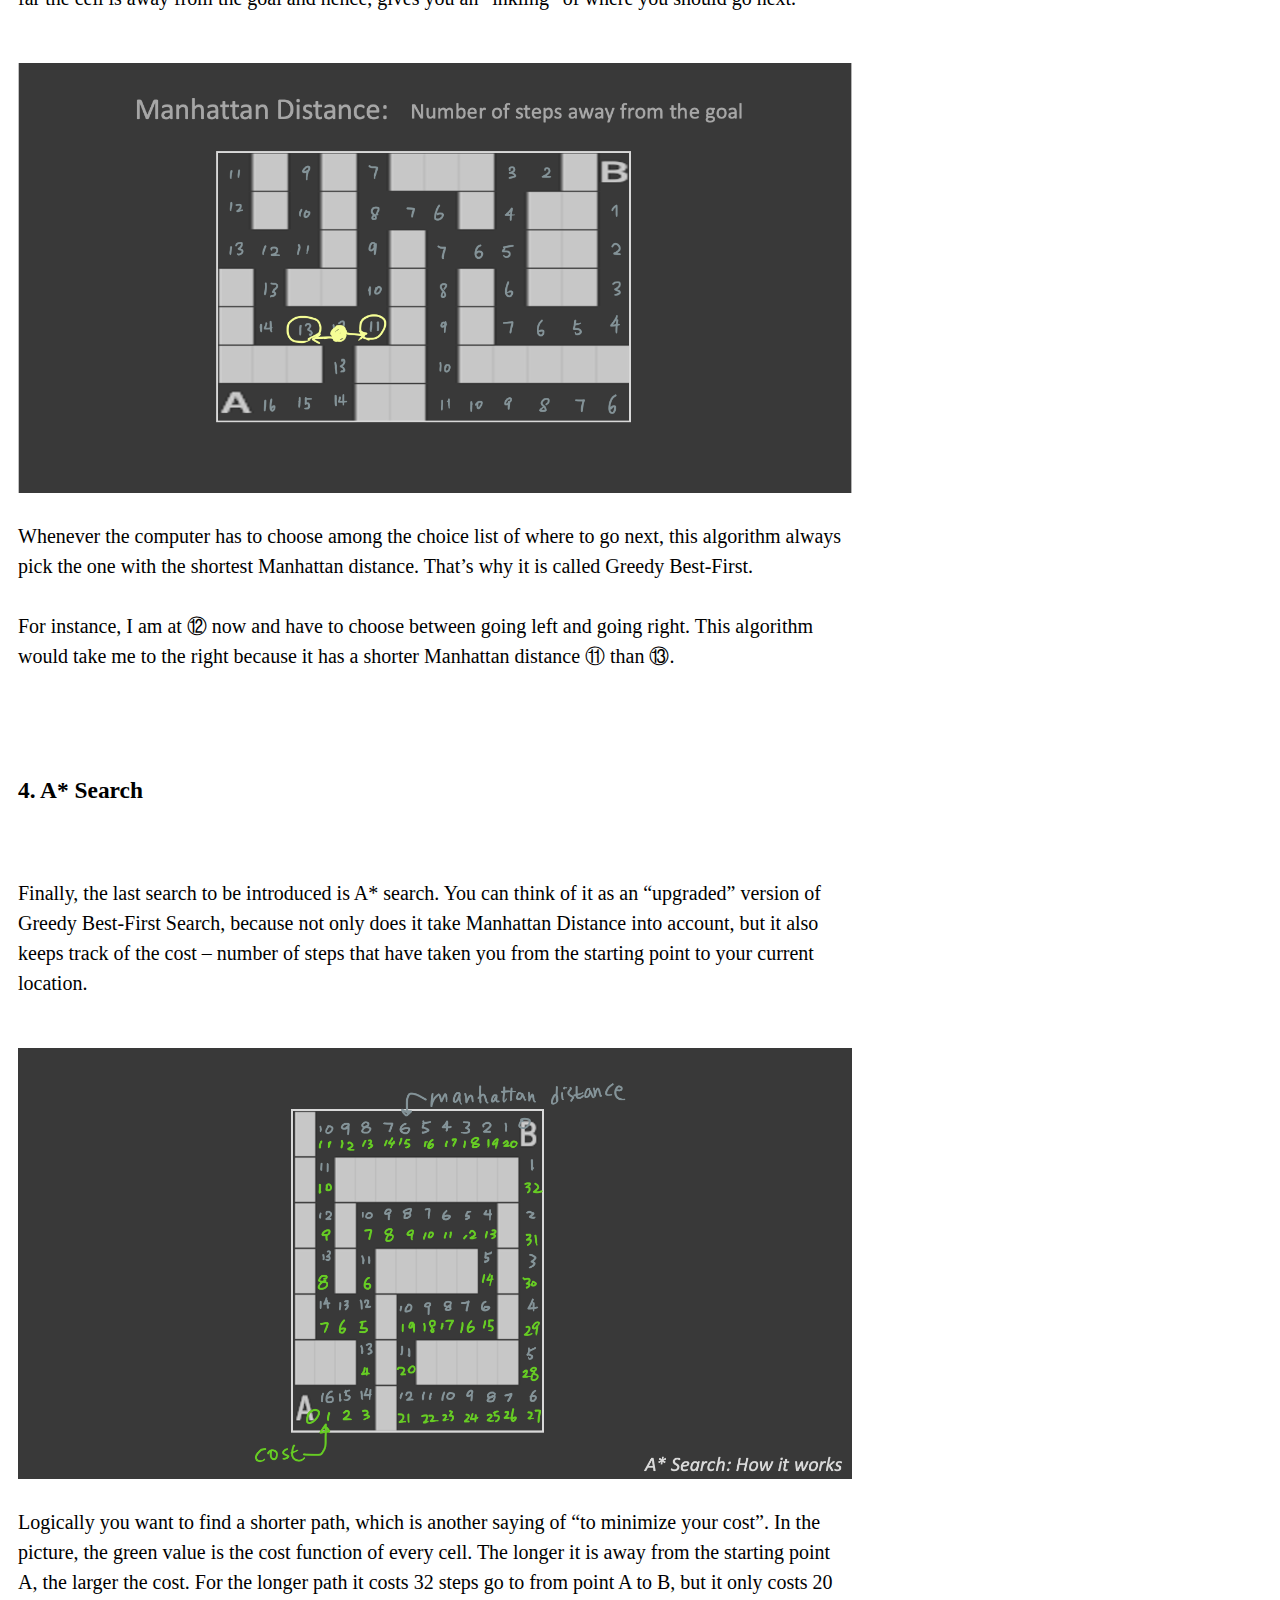
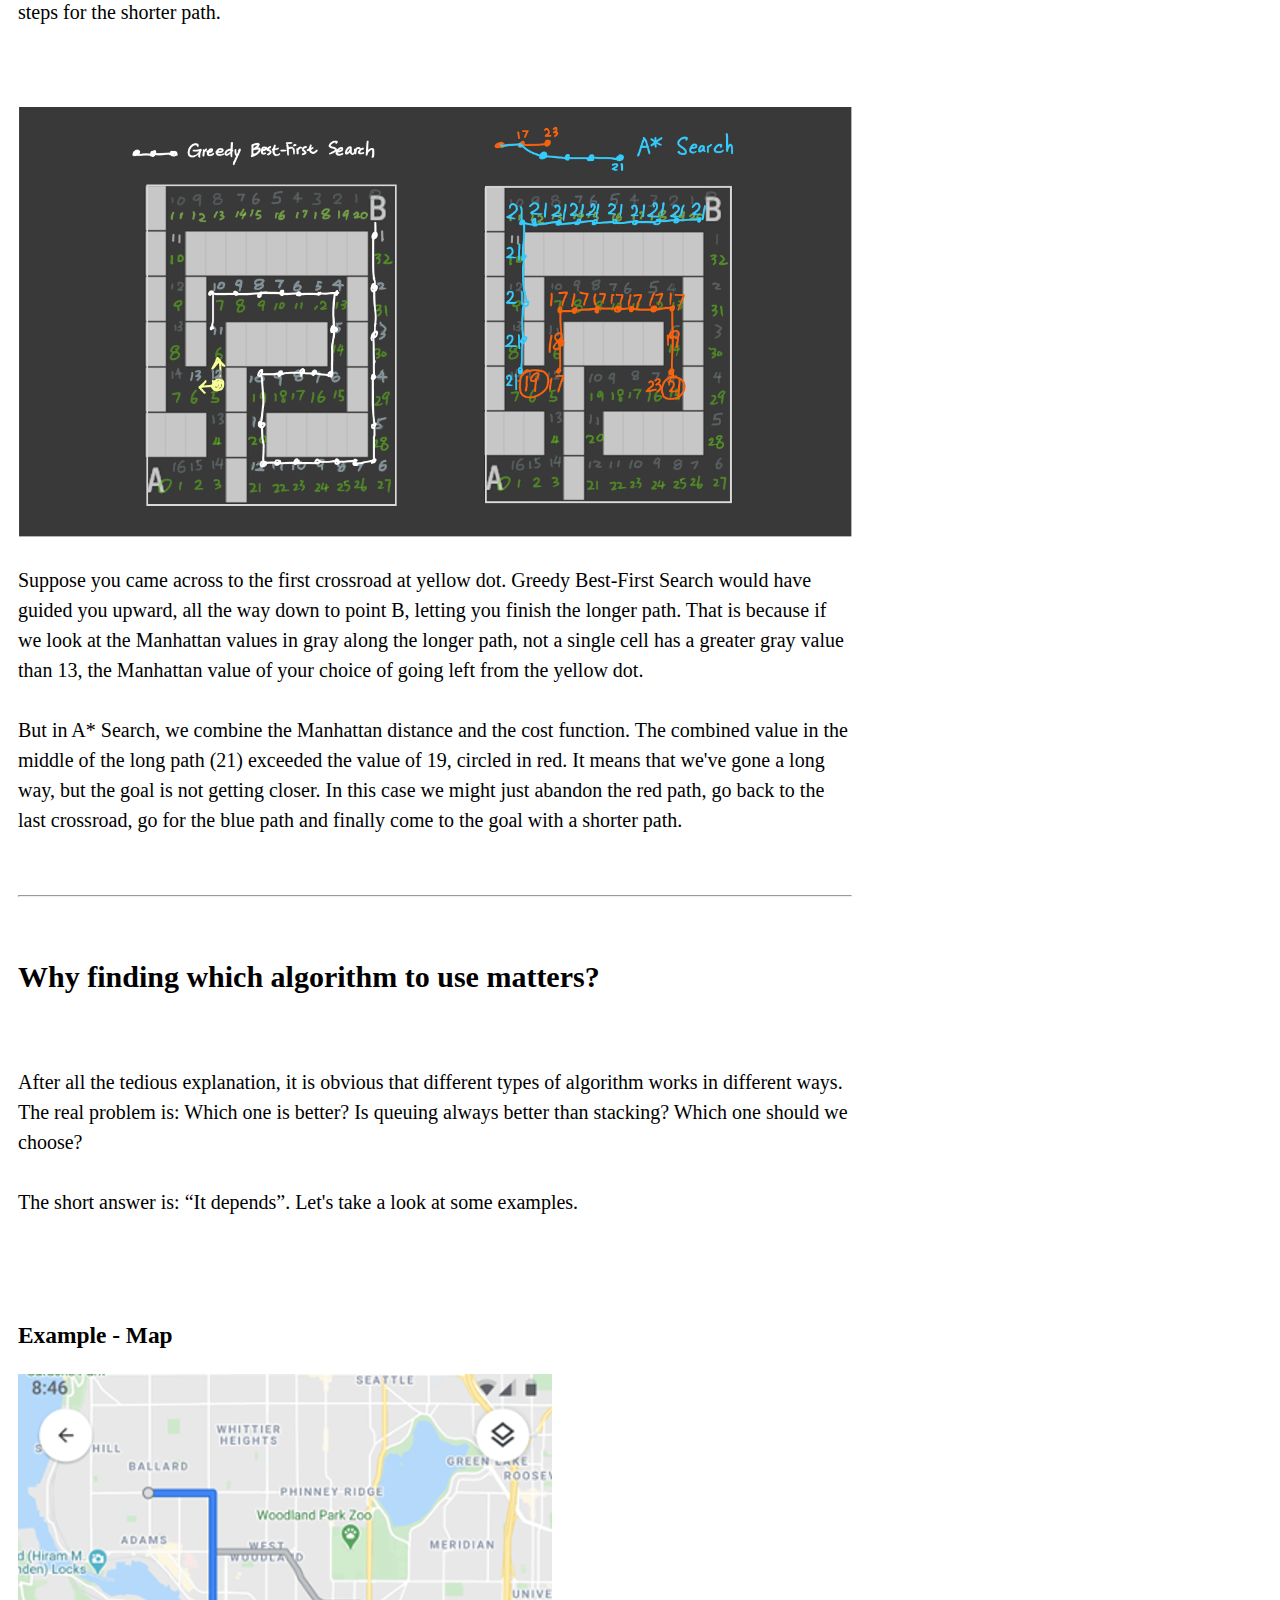
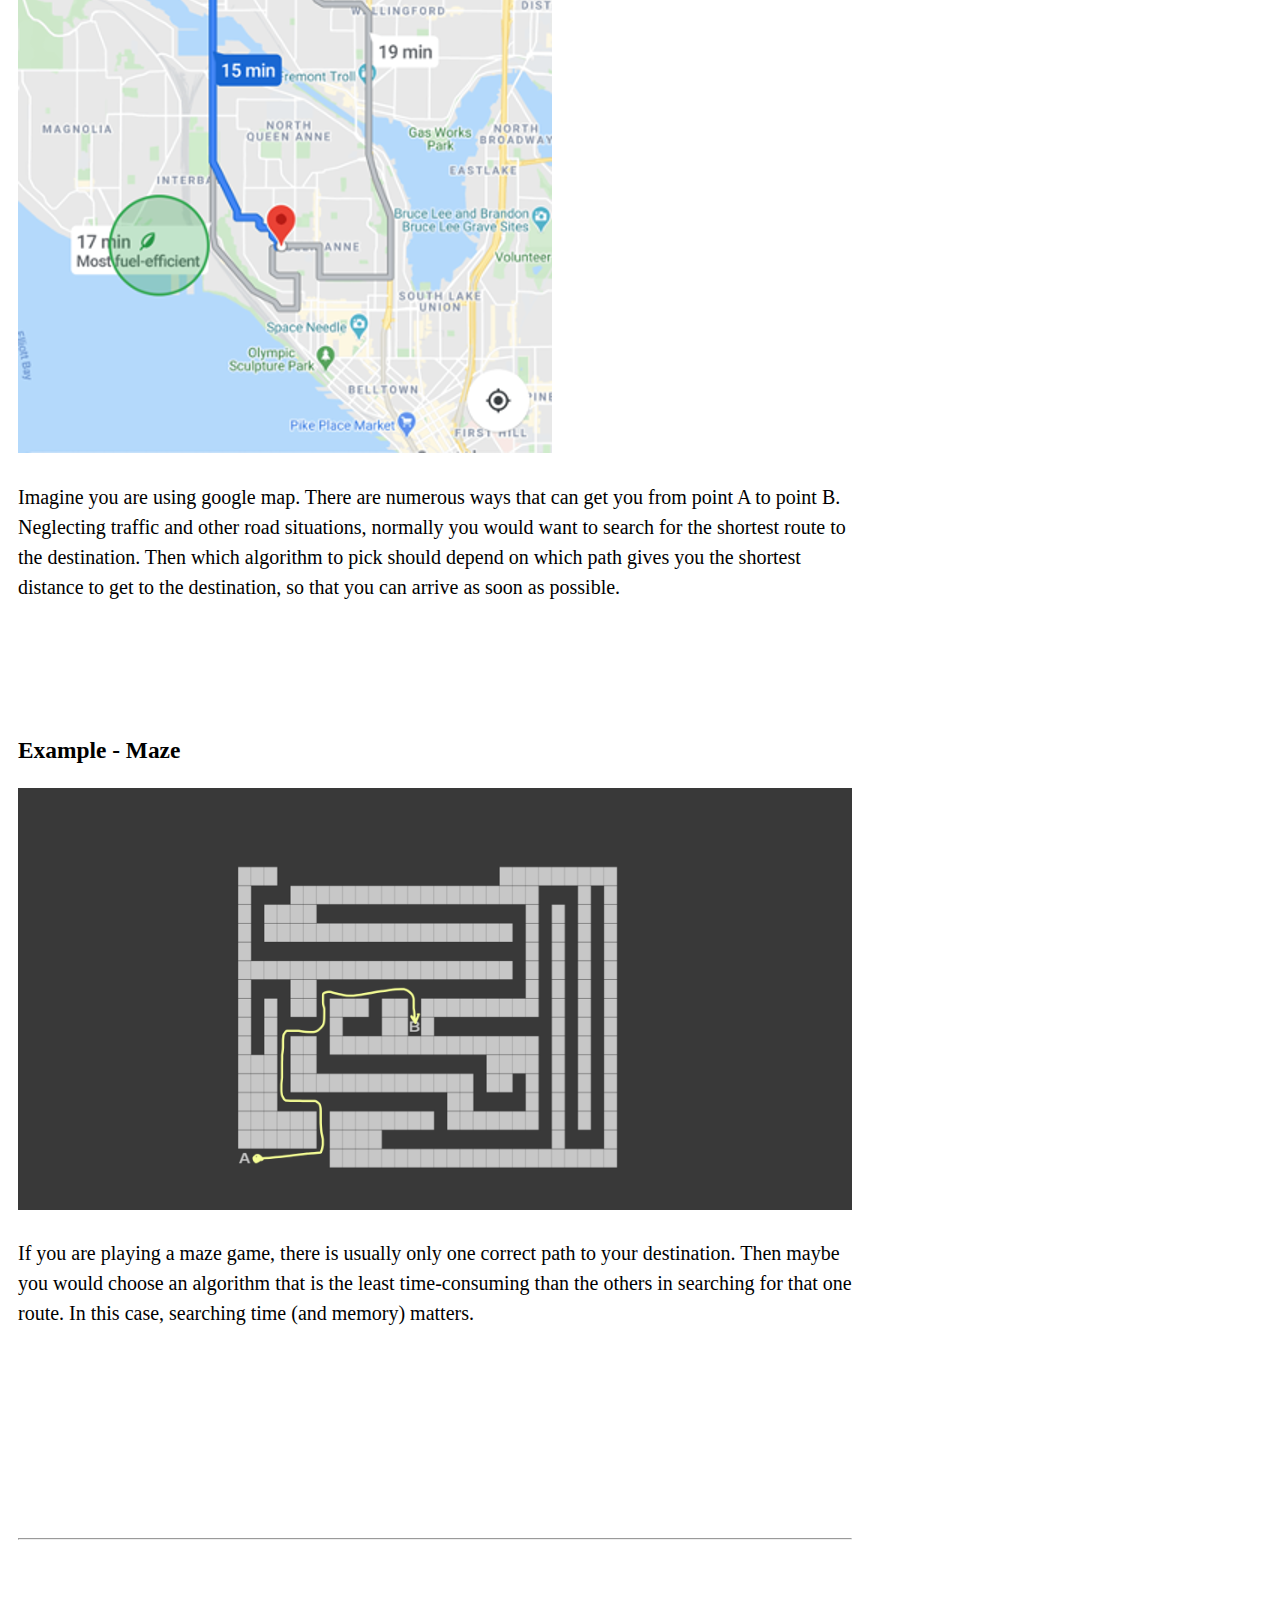
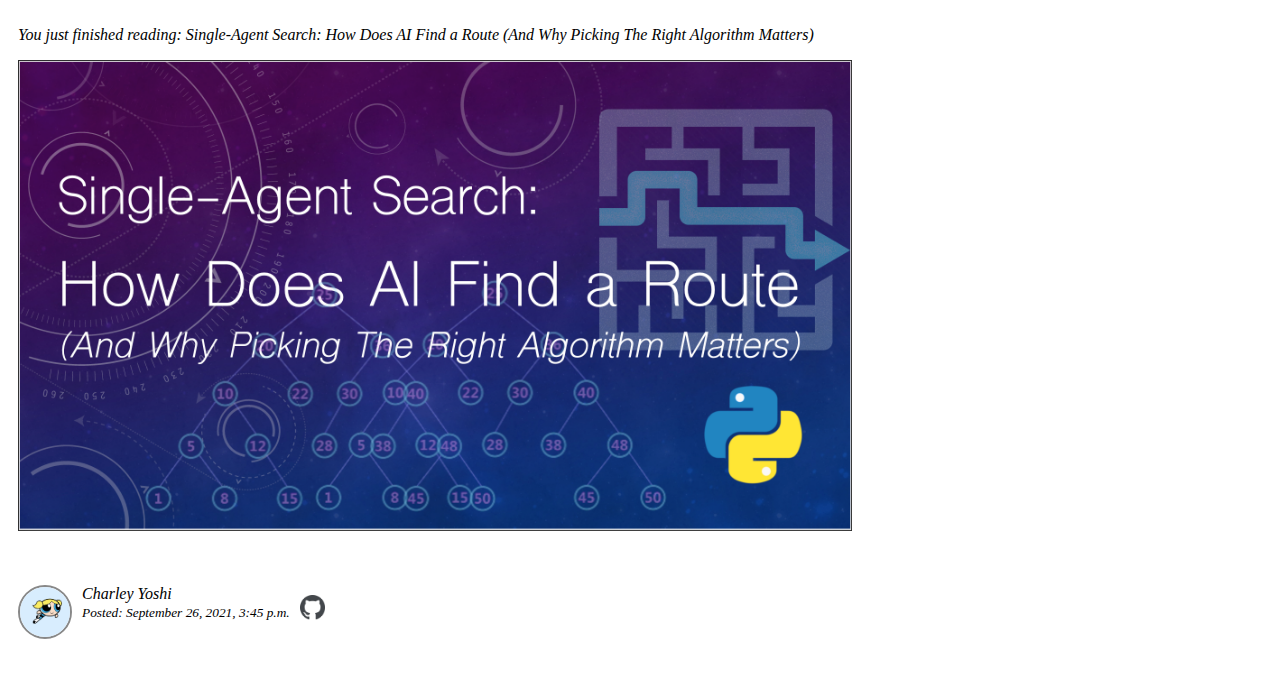
<file: post_maze.html>
<!DOCTYPE html>
<html>
<head>
	<title>Maze Solver</title>
    <meta charset="UTF-8">
	<meta name="viewport" content="width=device-width, initial-scale=1, maximum-scale=1, minimum-scale=1" />
	<link href="https://fonts.googleapis.com/css2?family=Roboto+Mono:wght@500&family=Russo+One&display=swap" rel="stylesheet">
    <link href="https://cdn.jsdelivr.net/npm/bootstrap@5.1.1/dist/css/bootstrap.min.css" rel="stylesheet" integrity="sha384-F3w7mX95PdgyTmZZMECAngseQB83DfGTowi0iMjiWaeVhAn4FJkqJByhZMI3AhiU" crossorigin="anonymous">
	<link rel="stylesheet" type="text/css" href="post.css">
	
</head>
<body>
    <div>
        <nav>
            <ul class="topnav">
                <li><a href="index.html">Home</a></li>
                <li class="topnav-right"><a 
                    href="index.html#contact">Contact</a></li>
            </ul>
        </nav>
    </div>

    <div class="post-container">

        <div class="post-content-wrapper">
            <br>
            <a class="btn btn-outline-success btn-sm" href="https://github.com/charleyoshi/maze-solver">View on Github: Maze Solver</a>
            <br>
    
            <img alt="Feature Image of Post Maze" title="Single-Agent Search: How Does AI Find a Route (And Why Picking The Right Algorithm Matters)" class="featured_image" src="/images/project_maze/featureImageMaze.png">
            <br>
    
            <span class="tag">AI</span>
            <span class="tag">Search</span>
            <span class="tag">Python</span>
            
            
            <hr>
            <h1>Single-Agent Search: How Does AI Solve a Maze</h1>
            <h3><i>(And Why Picking The Right Algorithm Matters)</i></h3>
    
            <div class="author-wrapper" style="margin-top: 20px">
                <img alt="Charley Yoshi" title="Charley Yoshi" id="author-thumbnail"
                    src="/images/bubbles.jpeg" />
                <div>
                    <p style="margin:0">Charley Yoshi</p>
                    <small>Posted: September 26, 2021, 3:45 p.m.</small>
                </div>
                <a target="_blank" href="https://www.linkedin.com/in/charley-yoshi-9a7743236/">
                    <img id="author-contact" src="/images/linkedin.png" />
                </a>
            </div>

            <div class="article">
                <br>
                <h2>Introduction</h2>
                <br>
                <p> In <a href="https://www.youtube.com/watch?v=v_JIKXl1ors&list=PLsgwB9-SGvkA43MDmseV701T3gTdA-2Il">single-agent search</a> problems, the goal is usually for an AI to come up with
                    a sequence of actions that leads to the solution. 
                    In other words, in order to let an AI solve a puzzle, for instance, a maze, the program has to perform
                    a search for a path (or paths) that leads itself from the starting point all the way down to the goal.   
                    The question is: How? And how do various aproaches differ from one another?
                    </p>
                
            
                <br>

                <h3>Overview</h3>
                <br>
                <p>
                    <p>Before we start, here is a simple interpretation of how the computer is solving a maze.
                    </p>

                    <img src='/images/project_maze/overview_maze.png' alt='overview maze'>
                    <p>
                        <ul>
                            <li>
                                Suppose you start at point A and want to go to point B. There is not much choice for the first step because the computer can only move one step upward (to the yellow dot). 
                            </li>
                            <li>
                                Then, you can either ① go up or ② go right. 
                            </li>
                            <li>
                                Suppose you choose ①, and you realized it is still not the goal. You then keep searching. 
                            </li>
                        </ul>
                        
                        Now you are at orange dot which your list of choice becomes ② and ③. It means that you can either continue with your journey to the north, or you can go back to the last choice to choose ②. That is because you haven’t explored ② yet. Maybe it’s the goal to the maze so it’s totally reasonable go back and check. 
                        <br><br>
                        But which way to go next? ② or ③? That's where searching algorithms kick in.
                    </p>
                    <br>
                    
                    There exists a full range of ways to perform a search. In this reading, some fundamental searching 
                    algorithms will be introduced:
                    <ul>
                        <li><a href="#Depth-First Search">Depth-First Search</a></li>
                        <li><a href="#Breadth-First Search">Breadth-First Search</a></li>
                        <li><a href="#Greedy Best-First Search">Greedy Best-First Search</a></li>
                        <li><a href="#A* Search">A* Search</a></li>
                    </ul>
                
                    They all have unique propertities which will be dicussed in the next part.
                </p>
                

                
                <br><hr><br><br>

                
                <h2>Types of Search</h2>
                <br>

                <a name="Depth-First Search"></a><br>
                <h3>1. Depth-First Search (DFS)</h3>
                <br><br>
                <img src='/images/project_maze/dfs_maze_1.png' alt='dfs maze 1'>
                <p>In Depth-First Search, you must stick along with the latest decision you made 
                    until you reach a dead end. In other words, 
                    you do not go back until you exhaust the whole path. 
                    Therefore, ③ is the right place to go, instead of ②. 
                <br><br>
                Similarly, at ③, you can either go to ④ or go back to choose to go to ②. Sticking along with the latest decision, ④ would be the reasonable place to go under Depth-First Search.
                
                <br><br>
                At ④, you now have choices of checking ②, ⑤, and ⑥.
                <br><br>
                According to the logic that has brought us to come to ④, we should consider ⑤ or ⑥. Suppose we pick to go to ⑤ and we have ②, ⑥, and ⑦ to choose. We choose ⑦, finally coming to a dead end.
                <br><br>
                At this point we have exhausted the whole path, leaving ② and ⑥ the current choices. Now we take one step backward and continue sticking with the latest possible choice ⑥.
                <br><br><br>
                <img src="/images/project_maze/dfs_tree_explained.png" alt="dfs tree explained">
                <p>
                    If we look at the moves stage by stage, 
                    you can see that the computer will eventually find 
                    the goal after meeting all the dead ends it can possibly meet. 
                    Also, you will notice that the computer would never actually 
                    choose to go to ② because it would have already found the goal 
                    before that even happens.
                </p>
                <br>

                <a name="Breadth-First Search"></a><br>
                <h3>2. Breadth-First Search (BFS)</h3><br>
                <p>The second search algorithm we are looking at is Breadth-First Search (BFS). 
                    It is very much like Depth-First Search. The only difference is, 
                    instead of stacking the choices and picking the latest one, 
                    Breadth-First Search lets the choices queue and always picks the oldest one.
                </p>
                <br>
                <img src='/images/project_maze/bfs_maze_1.png' alt='bfs maze 1'><br>
                <p>
                    Let’s take a look at how exactly BFS works.
                    We still start from the yellow dot and can pick between going to ① or ② at time zero. Suppose we still go with ① for now. 
                    <br><br>
                    Then, we can choose between going to ③, or ②. Since ② is older in the queue, we pick ② this time. 

                </p>
                <br>
                <img src='/images/project_maze/bfs_maze_2.png' alt='bfs maze 2'><br>
                <p>
                    And now, we can either go to ③ or ④. 
                    Since ③ is older in our queue, we go to ③, 
                    adding ⑤ into our queue. Then we explore ④.
                    ④ is checked and is found to be a dead end. 
                    We go to our only choice - ⑤ , adding ⑥ and ⑦ to the list. 
                </p><br>
                <img src='/images/project_maze/bfs_maze_3.png' alt='bfs maze 3'><br>
                <p>Go to ⑥, add ⑧, then go to ⑦, and add ⑨⑩.<br><br>
                    Then ⑪⑫ , ⑬⑭, and ⑮⑯⑰ in alternating path, 
                    and so on, until you reach the goal.
                </p>
                <br><br>
                <p>Tree representation of Breadth-Depth Search:
                </p>
                <img src='/images/project_maze/bfs_tree_explained.png' alt='bfs tree explained'><br>

                <br><br>
                <p>
                    In fact, the computer can be smarter. 
                    It can use the given information as a “hint” for where to go next. 
                    In a problem like maze, the position of the goal can serve well as 
                    “given information”. That’s where the third type of search 
                    comes in – Greedy Best-First Search.

                </p>


                <a name="Greedy Best-First Search"></a><br>
                <h3>3. Greedy Best-First Search</h3>
                <br><br>
                <img src='/images/project_maze/greedy_maze_1.png' alt='greedy maze 1'>
                <p>In Greedy Best-First Search, a value of the Manhattan distance is assigned to each cell. 
                    It tells you how far the cell is away from the goal and hence, gives you an “inkling” of where you should go next.
                </p><br>
                <img src='/images/project_maze/greedy_maze_2.png' alt='greedy maze 2'>
                <p>
                    Whenever the computer has to choose among the choice list of 
                    where to go next, this algorithm always pick the one with 
                    the shortest Manhattan distance. That’s why it is called 
                    Greedy Best-First.<br><br>
                    For instance, I am at ⑫ now and have to choose between going left and going right. This algorithm would take me to the right because it has a shorter Manhattan distance ⑪ than ⑬. 
    


                </p>
                <br>

                <a name="A* Search"></a><br>
                <h3>4. A* Search</h3>
                <br>
                <p>Finally, the last search to be introduced is A* search. 
                   You can think of it as an “upgraded” version of Greedy Best-First Search, 
                    because not only does it take Manhattan Distance into account, 
                    but it also keeps track of the cost – number of steps that 
                    have taken you from the starting point to your current location.
                </p><br>
                <img src='/images/project_maze/a_star_1.png' alt='A* Search 1'>
                <br>
                <p>
                    Logically you want to find a shorter path, which is another saying 
                    of “to minimize your cost”.
                    In the picture, the green value is the cost function of every cell.
                     The longer it is away from the starting point A, the larger the cost. 
                     For the longer path it costs 32 steps go to from point A to B, but it only costs 20 steps for the shorter path.

                </p>
                <br><br>

                <img src='/images/project_maze/a_star_2.png' alt='A* Search 2'>
                <br>
                <p>
                    Suppose you came across to the first crossroad at yellow dot. 
                    Greedy Best-First Search would have guided you upward, 
                    all the way down to point B, letting you finish the longer path. 
                    That is because if we look at the Manhattan values in gray along the longer path, 
                    not a single cell has a greater gray value than 13, 
                    the Manhattan value of your choice of going left from the yellow dot.

                    <br>
                    <br>
                    But in A* Search, we combine the Manhattan distance and the cost function. 
                    The combined value in the middle of the long path (21) exceeded the value of 19, circled in red.
                    It means that we've gone a long way, but the goal is not getting closer. 
                    In this case we might just abandon the red path, go back to the last crossroad,
                     go for the blue path and finally come to the goal with a shorter path.
                </p>
                <br><hr><br>
                
                <h2>Why finding which algorithm to use matters?</h2>
                <br>
                <p>
                    After all the tedious explanation, 
                    it is obvious that different types of algorithm works in different ways.
                    The real problem is: Which one is better? Is queuing always better than stacking?
                    Which one should we choose?
                    <br><br>
                    The short answer is: “It depends”. Let's take a look at some examples.
                </p>
                <br><br>
                <h3>Example - Map</h3>
                <img src='/images/project_maze/example_map.png' alt='example: map'>
                <p>
                    Imagine you are using google map. 
                    There are numerous ways that can get you from point A to point B. 
                    Neglecting traffic and other road situations, 
                    normally you would want to search for the shortest route to 
                    the destination. 
                    Then which algorithm to pick should depend on which 
                    path gives you the shortest distance to get to the destination, 
                    so that you can arrive as soon as possible.

                </p>
                <br><br><br>
                <h3>Example - Maze</h3>
                <img src='/images/project_maze/example_maze.png' alt='exmaple: maze'>
                <p>
                    If you are playing a maze game, 
                    there is usually only one correct path to your destination. 
                    Then maybe you would choose an algorithm 
                    that is the least time-consuming than the others in searching 
                    for that one route. In this case, searching time (and memory) matters.
                </p>
                <br><br><br><br>

                
                

                
                
                <br>
                <br><hr><br>
                <br>
            </div>

   
    <p><i>You just finished reading: Single-Agent Search: How Does AI Find a Route
        (And Why Picking The Right Algorithm Matters)</p>
    <p><img alt="" src="/images/thumb0.png" style="width:1000px" /></p>
    
    <p>&nbsp;</p></p>
    
            <div class="author-wrapper" style="margin-bottom: 50px">
                <img id="author-thumbnail" src="/images/bubbles.jpeg" />
                <div>
                    <p style="margin:0">Charley Yoshi</p>
                    <small>Posted: September 26, 2021, 3:45 p.m.</small>
                </div>
                <a target="_blank" href="https://github.com/charleyoshi">
                    <img id="author-contact" src="/images/github.png" />
                </a>
            </div>
        </div>
    
        <div class="right-sidebar-wrapper">
    
            <h4 style="text-align: center;">More projects</h4>
            <hr>
            <div class="sidebar-inner">
    
                <div class="sidebar-item">
                    <a target="_blank"
                        href="post/nerdle.html">
                        <img src="/images/thumb_nerdle.png">
    
    
                        <div class="sidebar-item-body">
                            <strong>Generate math equations to play NERDLE</strong>
                            <p>Bake a dataset for the viral math game!</p>
                        </div>
                    </a>
                </div>
    
                <div class="sidebar-item">
                    <a target="_blank" href="post.html">
                        <img src="/images/thumb2.png">
    
    
                        <div class="sidebar-item-body">
                            <strong>Wall $treet Trading
                            </strong>
                            
                            <p>Stock Trading Simulator with Flask</p>
                        </div>
                    </a>
                </div>
            </div>
        </div>
    </div>
    
</body>
</html>
</file>
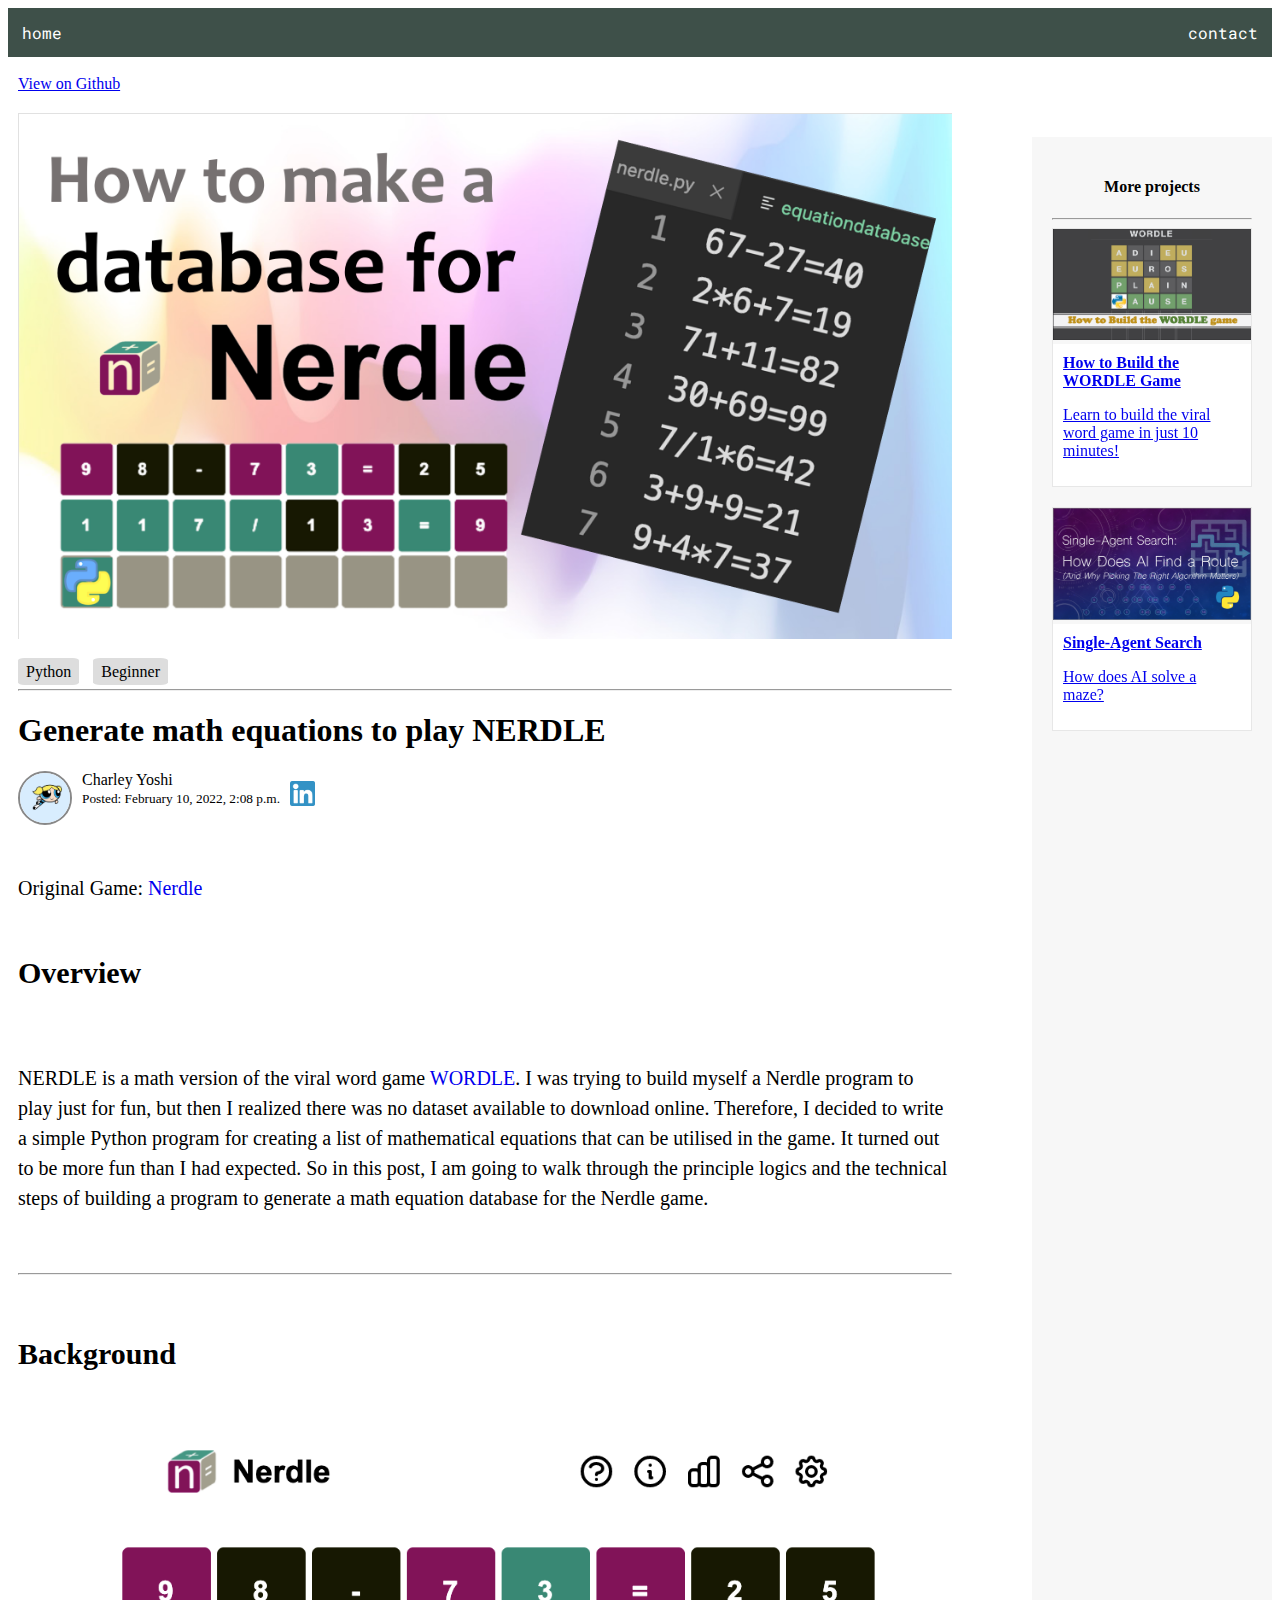
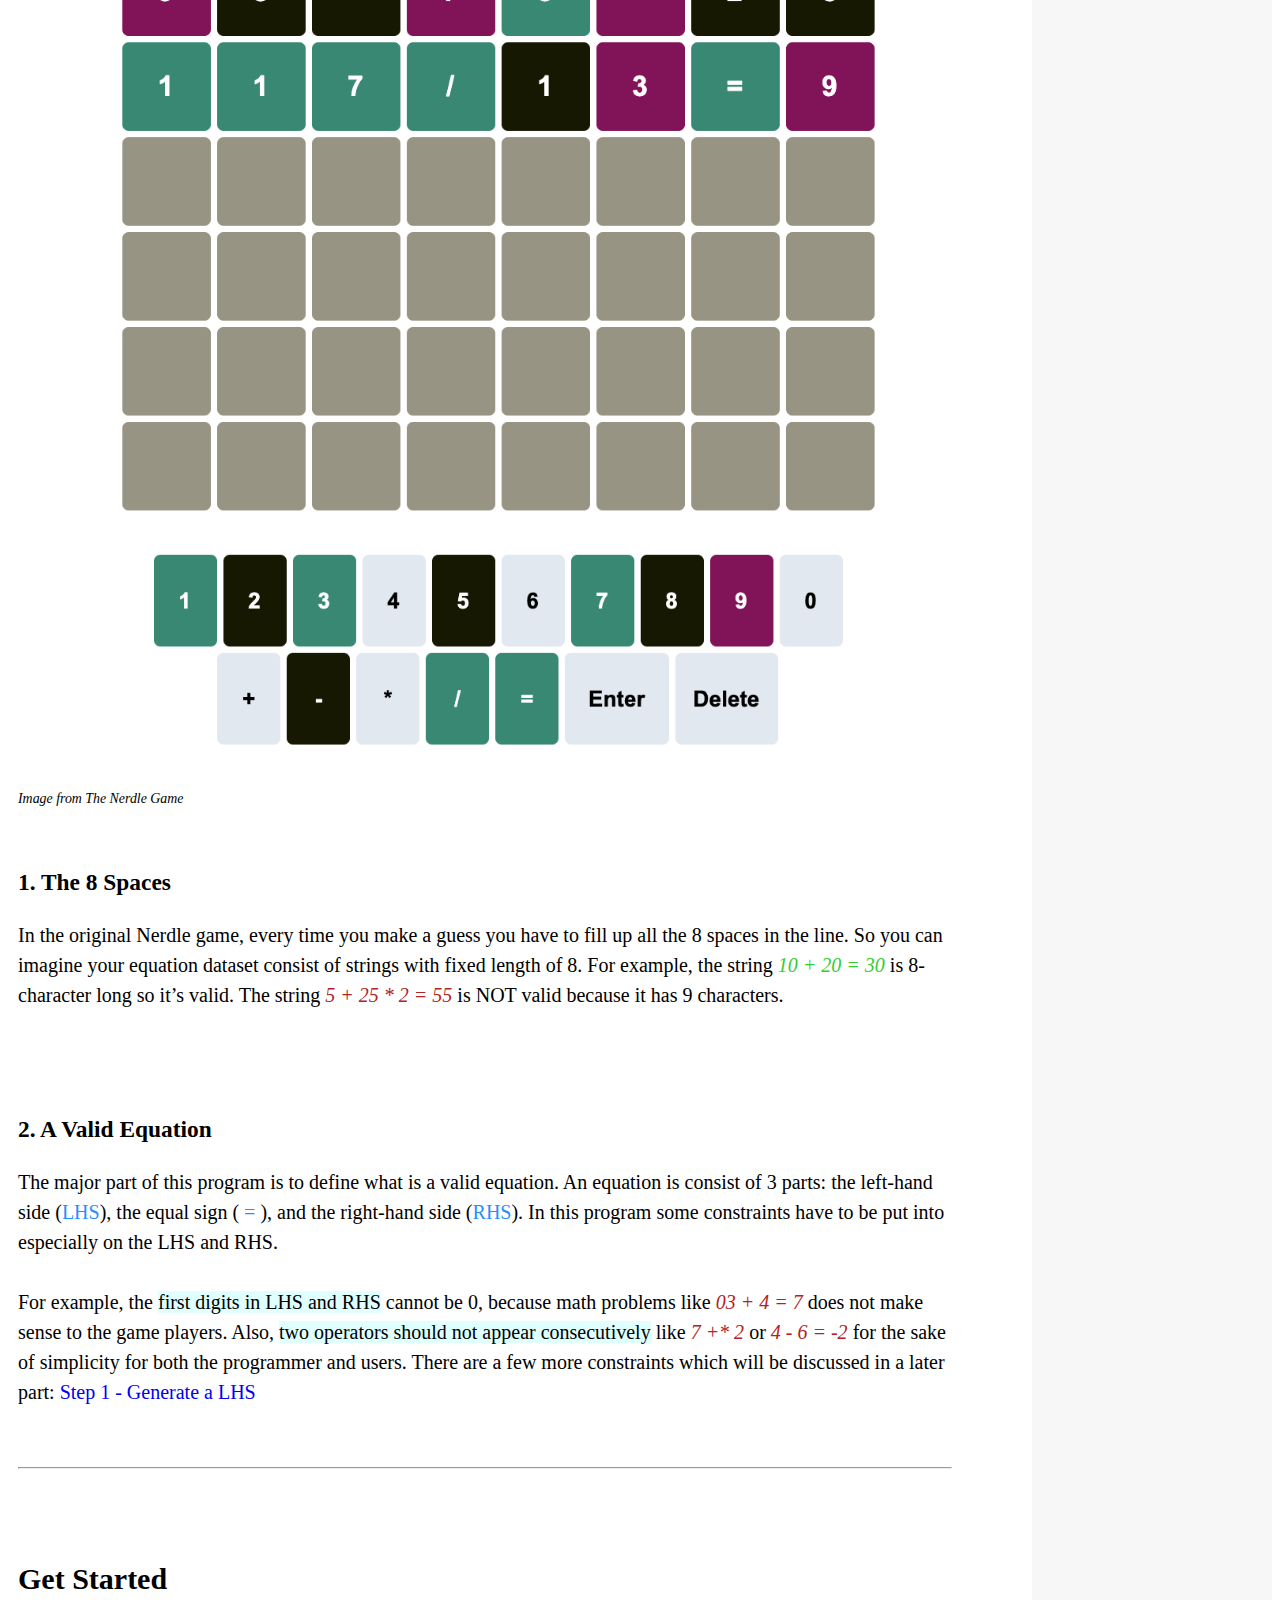
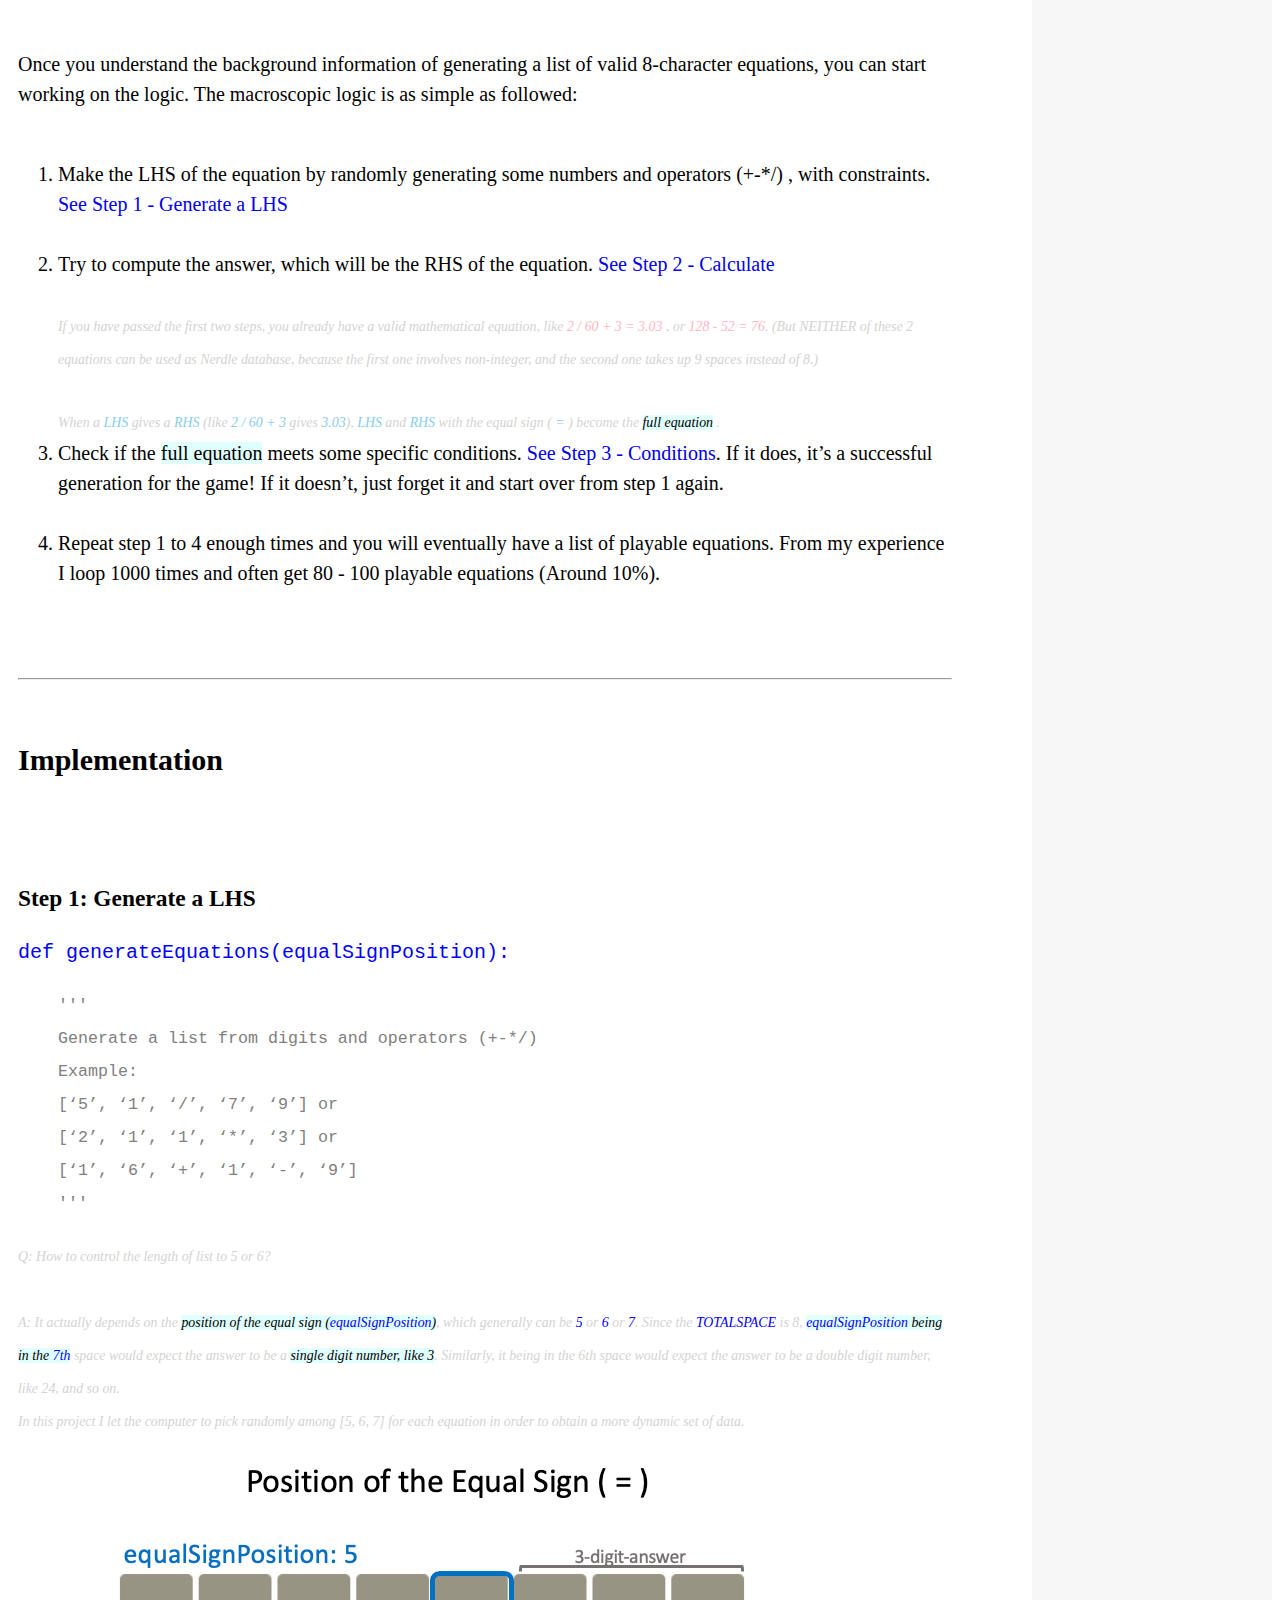
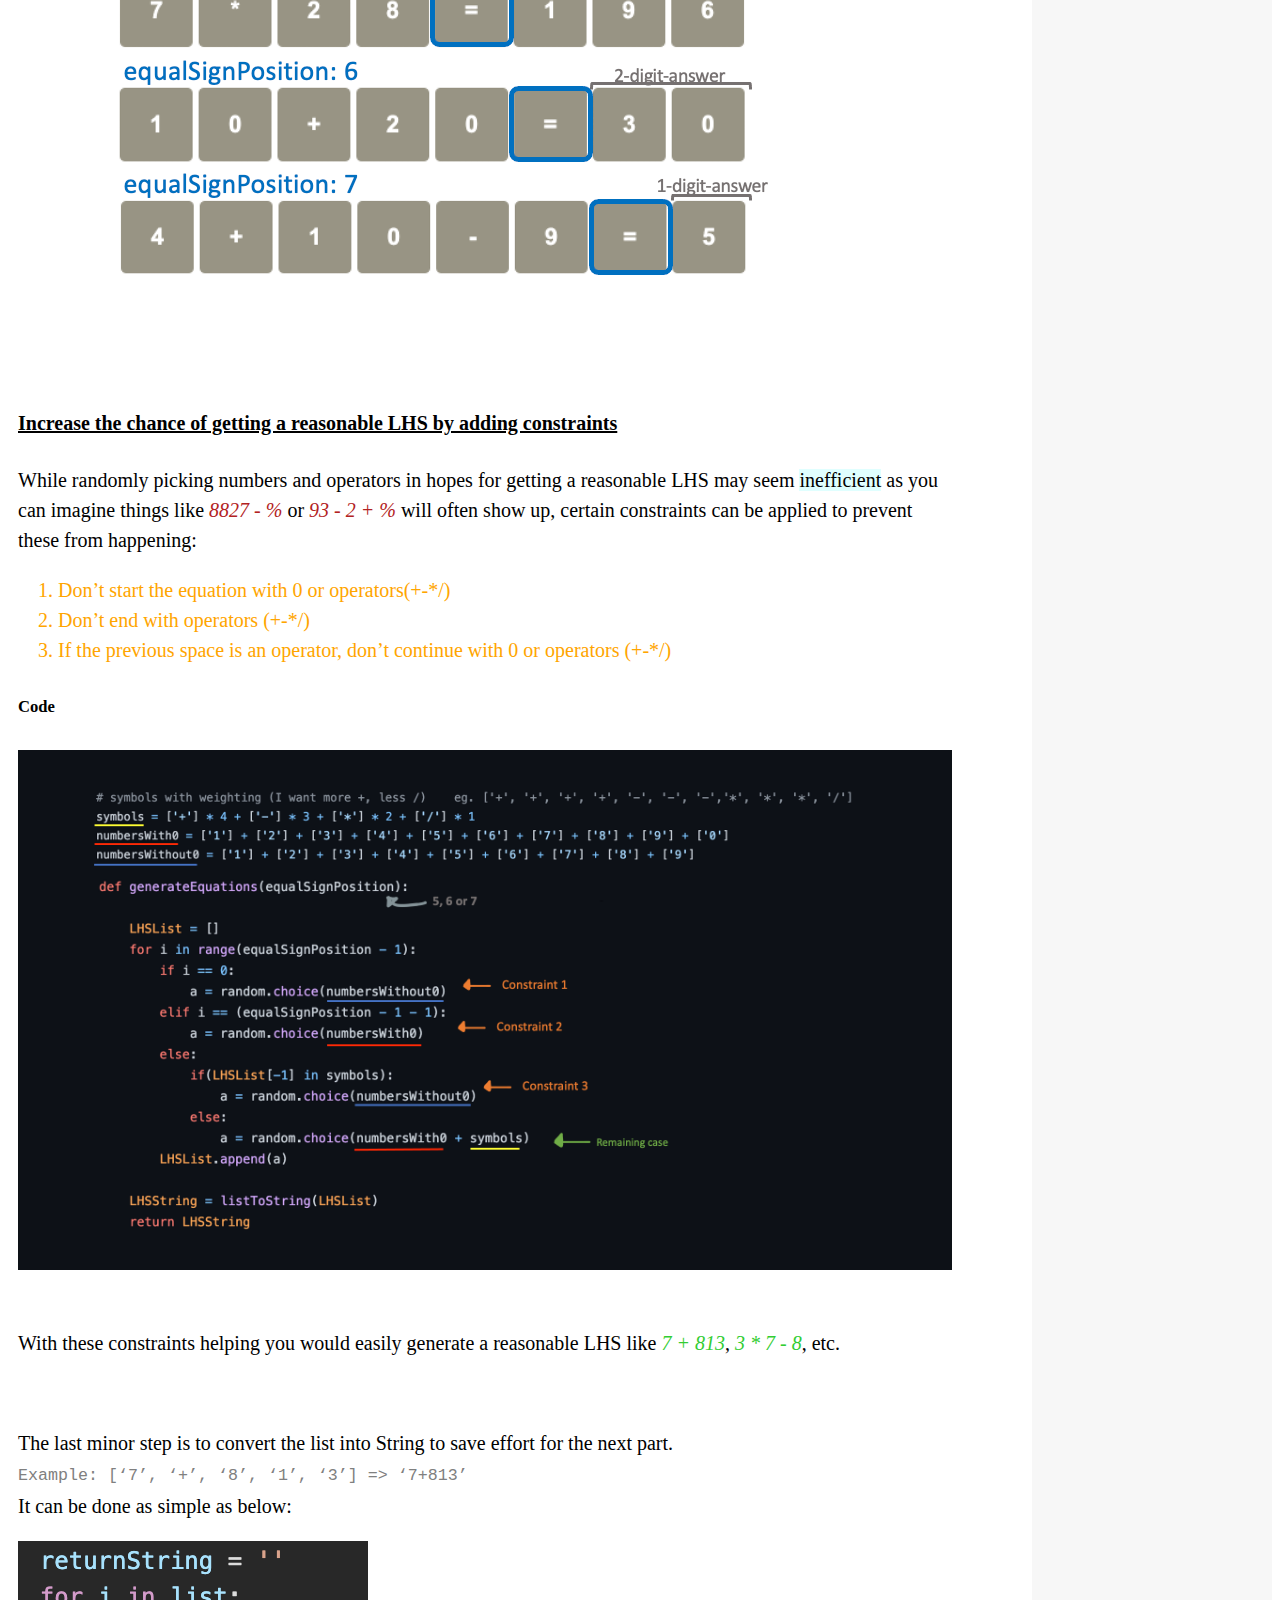
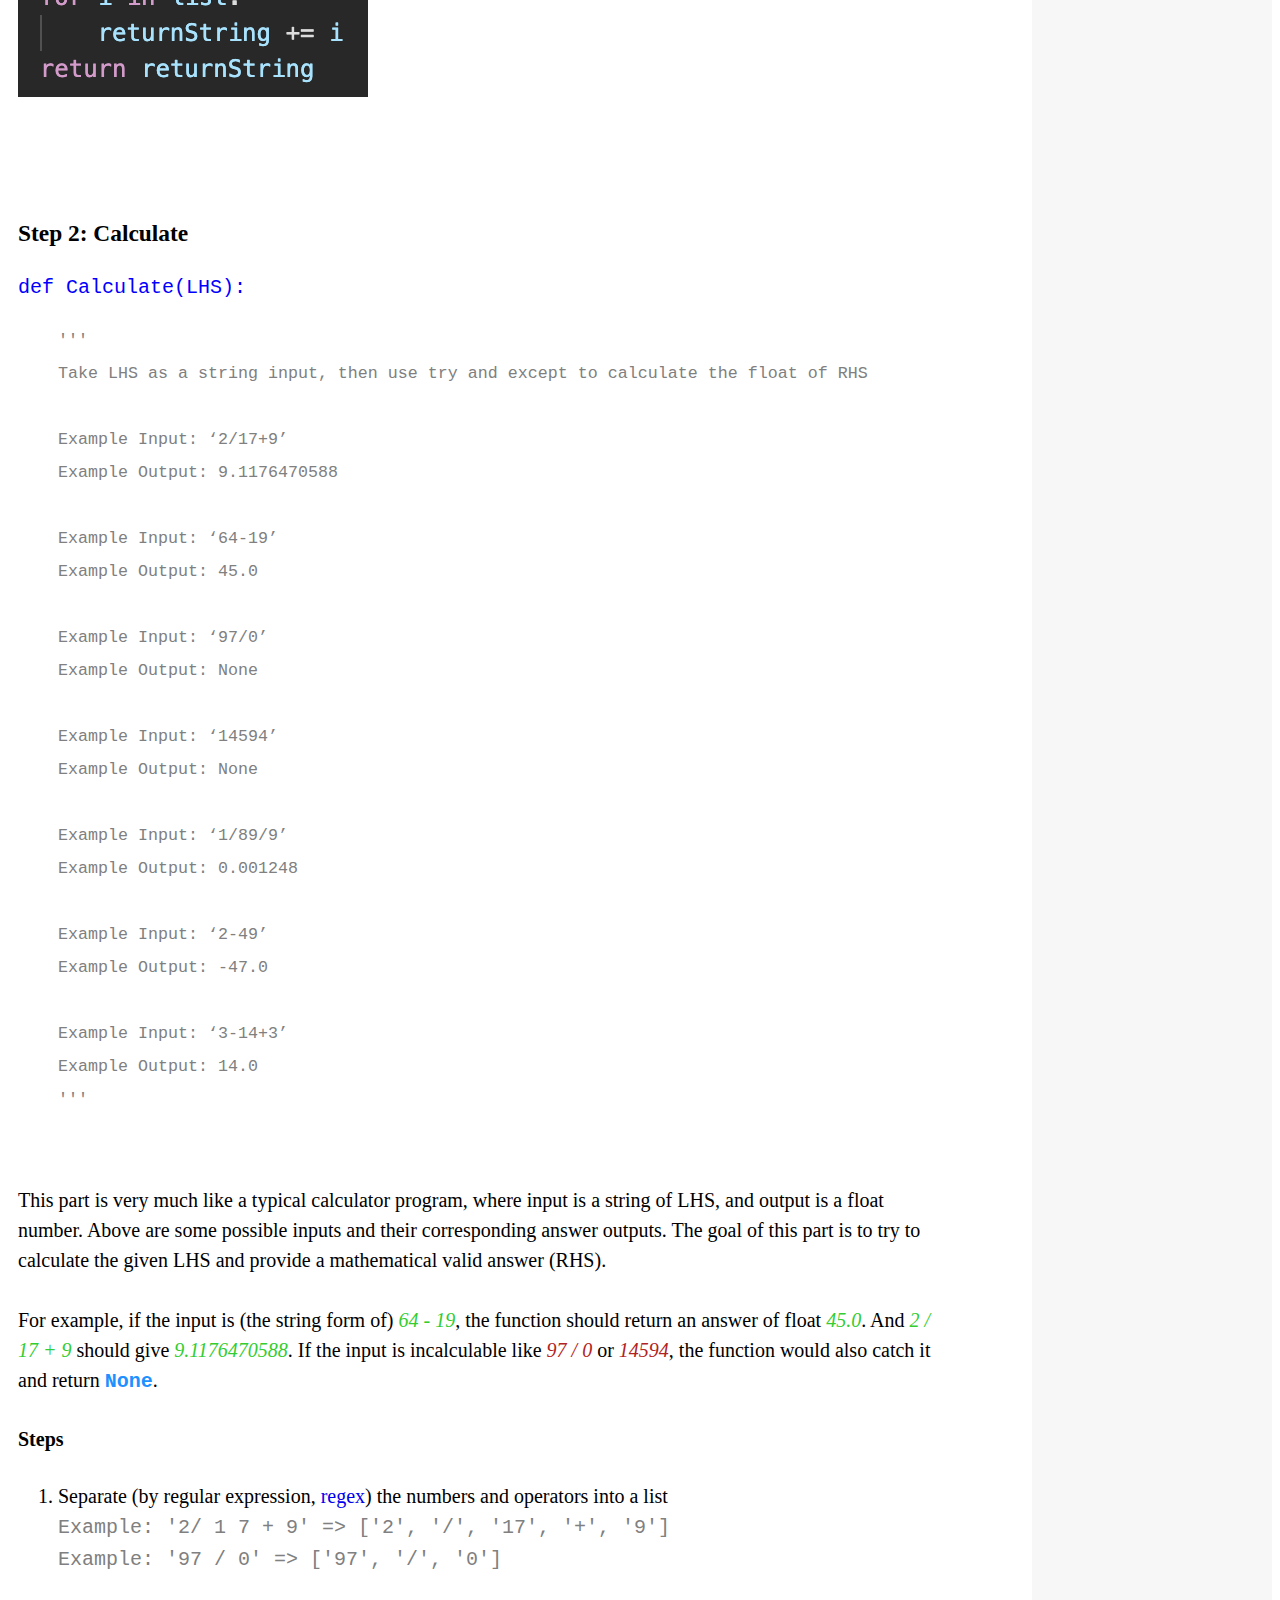
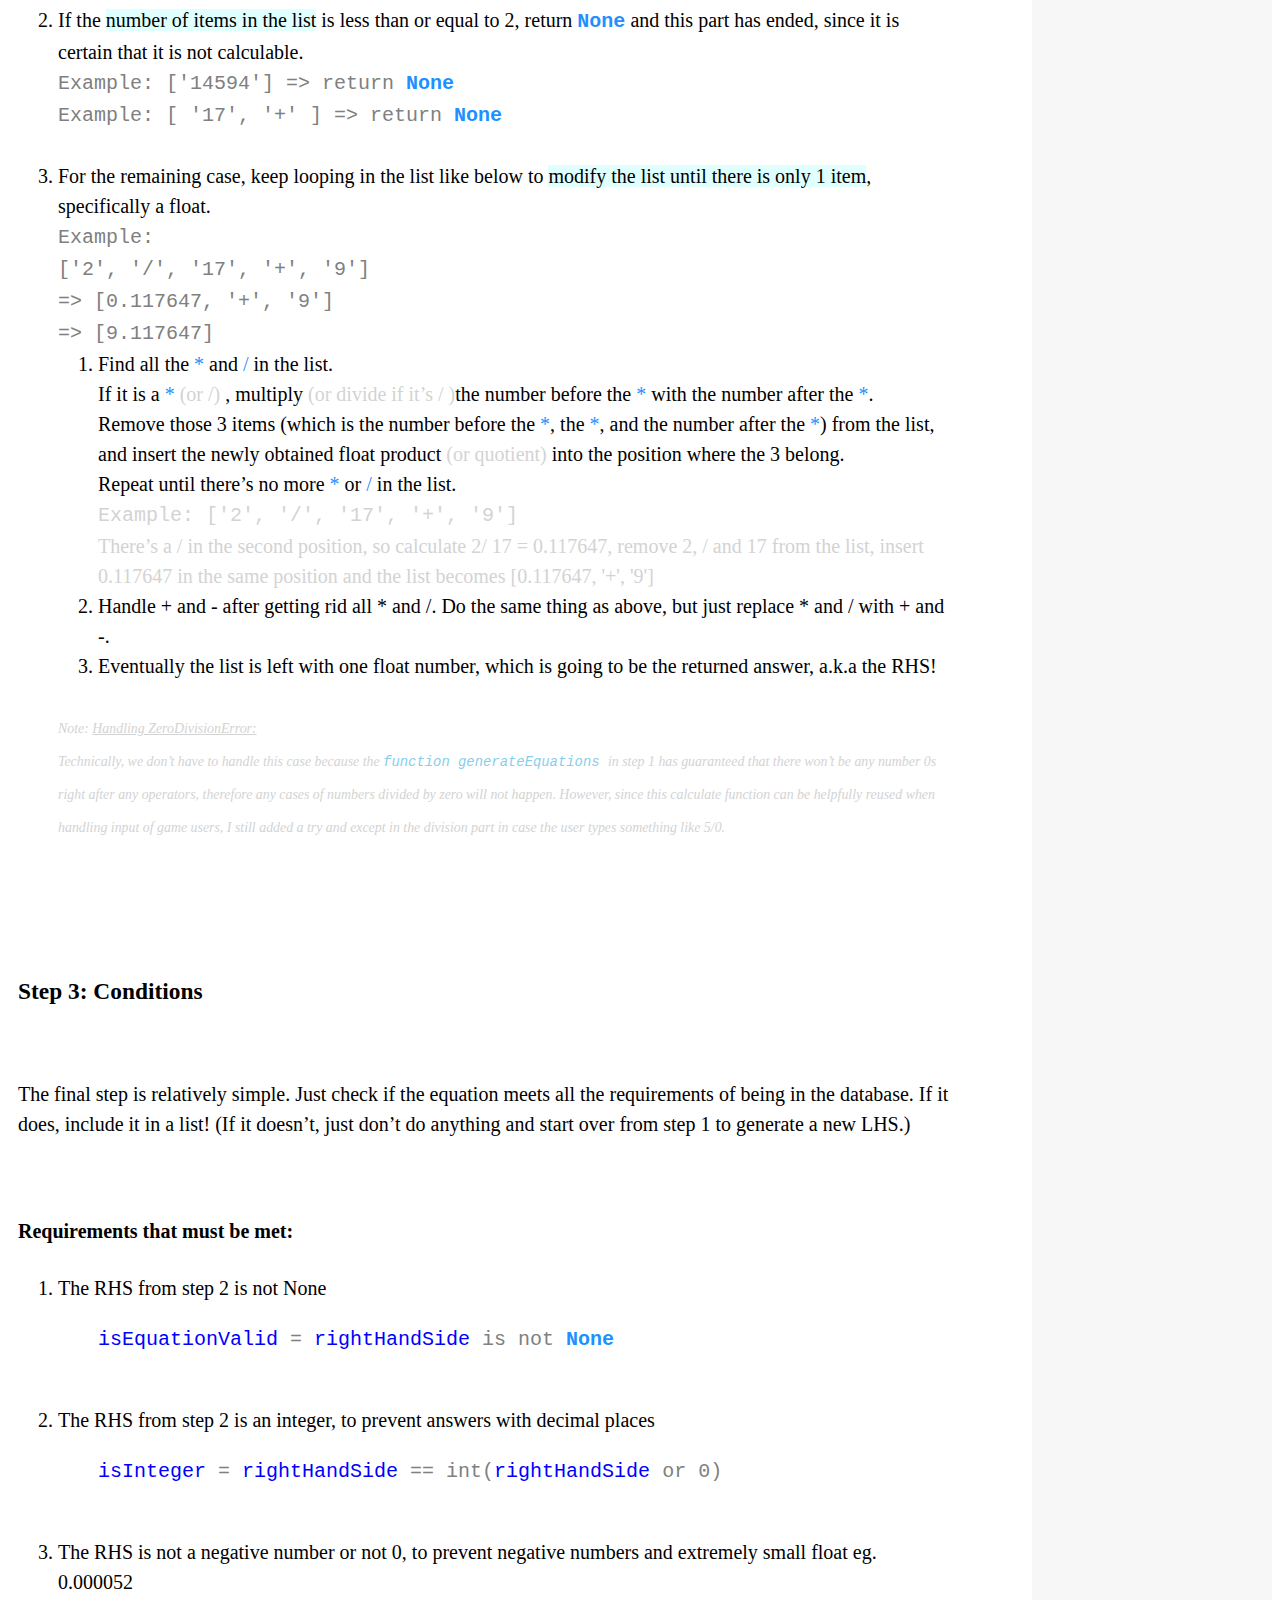
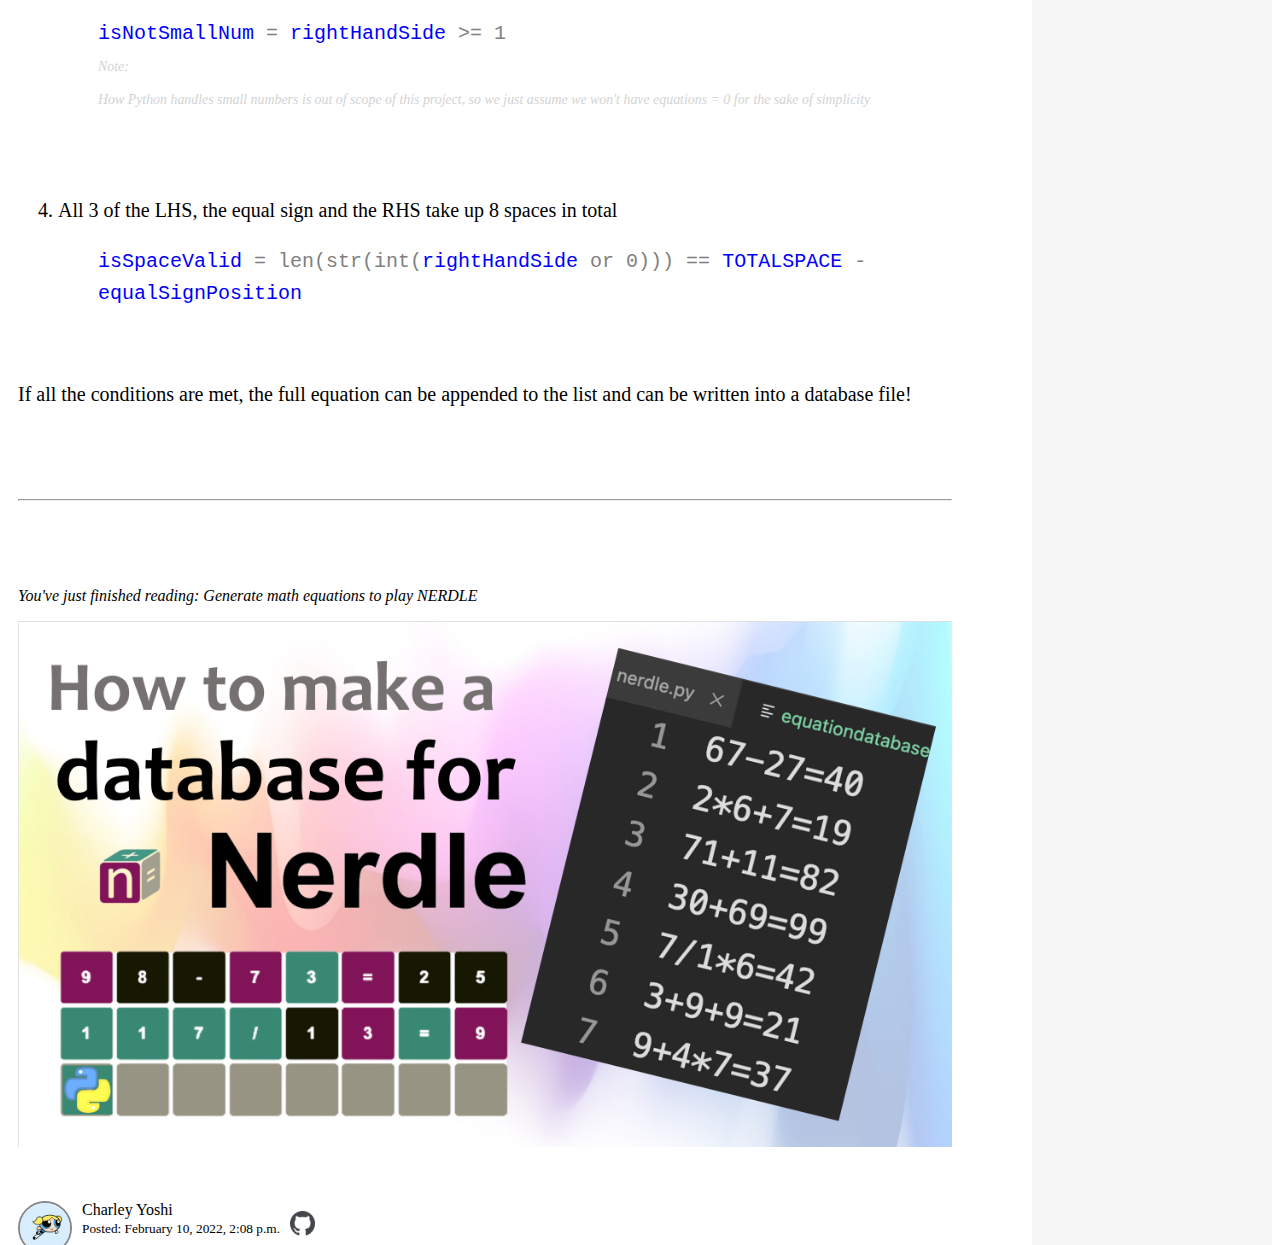
<file: post/nerdle.html>
<!DOCTYPE html>
<html>
<head>
	<title>Nerdle</title>
    <meta charset="UTF-8">
	<meta name="viewport" content="width=device-width, initial-scale=1, maximum-scale=1, minimum-scale=1" />
	<link href="https://fonts.googleapis.com/css2?family=Roboto+Mono:wght@500&family=Russo+One&display=swap" rel="stylesheet">
    <link href="https://cdn.jsdelivr.net/npm/bootstrap@5.1.1/dist/css/bootstrap.min.css" rel="stylesheet" integrity="sha384-F3w7mX95PdgyTmZZMECAngseQB83DfGTowi0iMjiWaeVhAn4FJkqJByhZMI3AhiU" crossorigin="anonymous">
	<link rel="stylesheet" type="text/css" href="/post.css">
	
</head>
<body>
    <div>
        <nav>
            <ul class="topnav">
                <li><a href="/index.html">Home</a></li>
                <li class="topnav-right"><a 
                    href="/index.html#contact">Contact</a></li>
            </ul>
        </nav>
    </div>

    <div class="post-container">

        <div class="post-content-wrapper">
            <br>
            <a target="_blank" class="btn btn-sm btn-primary" href="https://github.com/charleyoshi/nerdle">View on Github</a>
            <br>
    
            <img alt="How to make a database for Nerdle" title="How to make a database for Nerdle" class="featured_image" src="/images/thumb_nerdle.png">
            <br>
    
        
            <span class="tag">Python</span>
            <span class="tag">Beginner</span>
            
            <hr>
            <h1>Generate math equations to play NERDLE</h1>
    
            <div class="author-wrapper" style="margin-top: 20px">
                <img alt="Charley Yoshi" title="Charley Yoshi" id="author-thumbnail"
                    src="/images/bubbles.jpeg" />
                <div>
                    <p style="margin:0">Charley Yoshi</p>
                    <small>Posted: February 10, 2022, 2:08 p.m.</small>
                </div>
                <a target="_blank" href="https://github.com/charleyoshi">
                    <img id="author-contact" src="/images/linkedin.png" />
                </a>
            </div>
    
            <br>
            <div class='article'>
                <br>
                Original Game: <a target="_blank" href="https://nerdlegame.com">Nerdle</a>
                <br><br>
                <h2>Overview</h2>
                <br>
                <p> NERDLE is a math version of the viral word game <a target="_blank" href="https://www.powerlanguage.co.uk">WORDLE</a>.
                    I was trying to build myself a Nerdle program to play just for fun, but then I realized there was no dataset available to download online.
                    Therefore, I decided to write a simple Python program for creating a list of mathematical equations that can be utilised in the game. 
                    It turned out to be more fun than I had expected.
                    So in this post, I am going to walk through the principle logics and the technical steps of building a program to generate a math equation database for the Nerdle game.
                    

                    </p>
                
            
            <br><hr><br>

                <h2>Background</h2>
                <br>
                <img src='/images/post_nerdle/4.png' alt='Background section: Image from The Nerdle Game'>
                <small><small><i>Image from The Nerdle Game</i></small></small>
                
                <br><br>
                
                <h3>1. The 8 Spaces </h3>
                <p>
                    In the original Nerdle game, every time you make a guess you have to fill up all the 8 spaces in the line. 
                    So you can imagine your equation dataset consist of strings with fixed length of 8. 
                    For example, the string <i style="color:limegreen">10 + 20 = 30</i> is 8-character long so it’s valid. 
                    The string <i style="color:firebrick">5 + 25 * 2 = 55</i> is NOT valid because it has 9 characters. 
                </p>
                
                <br>
                <br>

                <h3>2. A Valid Equation</h3>
                <p>
                    The major part of this program is to define what is a valid equation.
                    An equation is consist of 3 parts: the left-hand side (<span style="color: dodgerblue;">LHS</span>), the equal sign ( <span style="color: dodgerblue;">=</span> ), and the right-hand side (<span style="color: dodgerblue;">RHS</span>). 
                    In this program some constraints have to be put into especially on the LHS and RHS. 
                    <br><br>
                    For example, the <mark style="background-color: lightcyan;">first digits in LHS and RHS</mark> cannot be 0, because math problems like <i style="color:firebrick"> 03 + 4 = 7 </i> does not make sense to the game players.
                    
                    Also, <mark style="background-color: lightcyan;">two operators should not appear consecutively</mark> like <i style="color:firebrick">7 +* 2 </i> or  <i style="color:firebrick">4 - 6 = -2 </i>for the sake of simplicity for both the programmer and users. 
                    There are a few more constraints which will be discussed in a later part: <a href="nerdle.html#generate_a_lhs"> Step 1 - Generate a LHS</a>
                    
                    
                </p>
                

                
                
                
                <br><hr><br><br>

                
                <h2>Get Started</h2>
                <br>
                
                
                Once you understand the background information of generating a list of valid 8-character equations, you can start working on the logic. 
                The macroscopic logic is as simple as followed:



                
                <br><br>
                <ol>
                    <li>
                        Make the LHS of the equation by randomly generating some numbers and operators (+-*/)  , with constraints.
                        <a href="nerdle.html#generate_a_lhs">See Step 1 - Generate a LHS</a>
                    </li>
                        <br>
                    <li>
                        Try to compute the answer, which will be the RHS of the equation. <a href="nerdle.html#calculate">See Step 2 - Calculate</a>
                    </li>
                    <br>
                    <small><small><i style="color: lightgray;">If you have passed the first two steps, you already have a valid mathematical equation, like <i style="color: lightpink;">2 / 60 + 3 = 3.03</i> , or <i style="color: lightpink;">128 - 52 = 76</i>.
                        (But NEITHER of these 2 equations can be used as Nerdle database, because the first one involves non-integer, and the second one takes up 9 spaces instead of 8.)</i></small></small>
                
                    <br><br>
                    <small><small><i style="color: lightgray;">When a <span style="color: skyblue;">LHS</span> gives a <span style="color: skyblue;">RHS</span> (like <span style="color: skyblue;">2 / 60 + 3</span> gives <span style="color: skyblue;">3.03</span>), <span style="color: skyblue;">LHS</span>  and <span style="color: skyblue;">RHS</span>  with the equal sign ( <span style="color: skyblue;">=</span> ) become the <span style="color: darkolivegreen;"><mark style="background-color: lightcyan;">full equation</mark></span></span> .</i></small></small>
                    <li>Check if the <mark style="background-color: lightcyan;">full equation</mark> meets some specific conditions.  <a href="nerdle.html#conditions">See Step 3 - Conditions</a>.
                        If it does, it’s a successful generation for the game!
                        If it doesn’t, just forget it and start over from step 1 again.</li> 
                        
                    <br>
                        <li>Repeat step 1 to 4 enough times and you will eventually have a list of playable equations. 
                        From my experience I loop 1000 times and often get 80 - 100 playable equations (Around 10%).</li>
                </ol>
                
           


                
                <br>
                <br><hr><br>

                <h2>Implementation</h2>
                <br><br>
                <h3><a name="generate_a_lhs"></a>Step 1: Generate a LHS</h3>

                
                <code style="color: blue">def generateEquations(equalSignPosition):</code>
                <br> 
                <p style="margin-left: 2em;">
                <small><code style="color: gray">
                    ''' <br>Generate a list from digits and operators (+-*/) <br>
                Example: <br> [‘5’, ‘1’, ‘/’, ‘7’, ‘9’] or <br> [‘2’, ‘1’, ‘1’, ‘*’, ‘3’] or <br> [‘1’, ‘6’, ‘+’, ‘1’, ‘-’, ‘9’]<br>
                '''
                </code> </small>
                </p>
                    
                    <small><small><i style="color: lightgray;">Q: How to control the length of list to 5 or 6?
                    <br><br>
                    A: It actually depends on the <mark style="background-color: lightcyan;">position of the equal sign (<span style="color: blue;">equalSignPosition</span>)</mark>, which generally can be <span style="color: blue;">5</span> or <span style="color: blue;">6</span> or <span style="color: blue;">7</span>. 
                    Since the <span style="color: blue;">TOTALSPACE</span> is 8,  <mark style="background-color: lightcyan;"><span style="color: blue;">equalSignPosition</span> being in the <span style="color: blue;">7th</span></mark> space would expect the answer to be a <mark style="background-color: lightcyan;">single digit number, like 3</mark>. 
                    Similarly,  it being in the 6th space would expect the answer to be a double digit number, like 24, and so on.
                    <br>
                    In this project I let the computer to pick randomly among [5, 6, 7] for each equation in order to obtain a more dynamic set of data.
                    </i></small></small>
                    
                    <img src='/images/post_nerdle/14.png' alt='Position of the equal sign'>
  
                <br><br><br>
                <u><h4>Increase the chance of getting a reasonable LHS by adding constraints</h4></u>
                <p>
                    While randomly picking numbers and operators in hopes for getting a reasonable LHS may seem <mark style="background-color: lightcyan;">inefficient</mark> as you can imagine things like <i style="color:firebrick">8827 - %</i> or <i style="color:firebrick"> 93 - 2 + %</i> will often show up, certain constraints can be applied to prevent these from happening:
                </p>
                <ol style="color: orange;">
                    <li>
                        Don’t start the equation with 0 or operators(+-*/)
                    </li>
                    <li>
                        Don’t end with operators (+-*/)
                    </li>
                    <li>
                        If the previous space is an operator, don’t continue with 0 or operators (+-*/)
                    </li>
                </ol>
                <h5>Code</h5>
                <img src='/images/post_nerdle/13.png' alt='code snippet for generateEquations function'>
                
                <br><br>
                <p> With these constraints helping you would easily generate a reasonable LHS like <i style="color:limegreen">7 + 813</i>, <i style="color:limegreen">3 * 7 - 8</i>, etc.</p>
                <br>
                <p>The last minor step is to convert the list into String to save effort for the next part.
                    <br><small><code style="color: gray">
                        Example: [‘7’, ‘+’, ‘8’, ‘1’, ‘3’] => ‘7+813’
                    </code></small>
                    <br>It can be done as simple as below:
                    </p>
                    <img src='/images/post_nerdle/7.png' alt='code snippet for convertListToString function'>
                <br><br><br><br>
                

                <!-- --------------------------------------------------------------------------------------------------- -->

                <h3><a name="calculate"></a>Step 2: Calculate</h3>

                
                <code style="color: blue">def Calculate(LHS):</code>
                <br> 
                <p style="margin-left: 2em;">
                <small><code style="color: gray">
                    ''' <br>Take LHS as a string input, then use try and except to calculate the float of RHS <br><br>
                Example Input: ‘2/17+9’<br>
                Example Output:  9.1176470588
                <br><br>
                Example Input: ‘64-19’<br>
                Example Output: 45.0
                <br><br>
                Example Input: ‘97/0’<br>
                Example Output: None
                <br><br>
                Example Input: ‘14594’<br>
                Example Output: None
                <br><br>
                Example Input: ‘1/89/9’<br>
                Example Output: 0.001248
                <br><br>
                Example Input: ‘2-49’<br>
                Example Output: -47.0
                <br><br>
                Example Input: ‘3-14+3’<br>
                Example Output: 14.0
                <br>'''
                </code> </small></p>
                
                <br>
                <p>
                    This part is very much like a typical calculator program, where input is a string of LHS, and output is a float number.
                    
                    Above are some possible inputs and their corresponding answer outputs. 
                    The goal of this part is to try to calculate the given LHS and provide a mathematical valid answer (RHS). 
                    <br><br>
                    For example, if the input is (the string form of)  <i style="color:limegreen">64 - 19</i>, the function should return an answer of float <i style="color:limegreen">45.0</i>. 
                    And <i style="color:limegreen">2 / 17 + 9</i> should give  <i style="color:limegreen">9.1176470588</i>. 
                    If the input is incalculable like <i style="color:firebrick">97 / 0</i> or <i style="color:firebrick">14594</i>, the function would also catch it and return <code style="color: dodgerblue;"><strong>None</strong></code>.

                </p>
               
                
                
                <h4>Steps</h4>
                <ol>
                    <li>
                        Separate (by regular expression, <a target="_blank" href="https://docs.python.org/3/library/re.html">regex</a>) the numbers and operators into a list
                        <br>
                        <code style="color: gray;">
                            Example:
                            '2/ 1 7 + 9' => ['2', '/', '17', '+', '9']
                            <br>
                            Example: '97 / 0' => ['97', '/', '0']
                        </code>
                    </li>
                    <br>
                    <li>
                        If the <mark style="background-color: lightcyan;">number of items in the list</mark> is less than or equal to 2, return <code style="color: dodgerblue;"><strong>None</strong></code> and this part has ended, since it is certain that it is not calculable.
                        <br>
                        <code style="color: gray;">
                            Example:
                            
                            ['14594'] => return <span style="color: dodgerblue"><strong>None</strong></span>
                            <br>

                            Example: [ '17', '+' ] => return <span style="color: dodgerblue"><strong>None</strong></span>
                        </code>
                        
                    </li>

                    <br>
                    <li>
                        For the remaining case, keep looping in the list like below to  <mark style="background-color: lightcyan;">modify the list until there is only 1 item</mark>, specifically a float.
                        <br>
                        <code style="color: gray;">Example:
                            <br>
                            ['2', '/', '17', '+', '9']
                            <br>
                            => [0.117647, '+', '9']
                            <br>
                            => [9.117647]

                        </code>
                        <ol>
                            <li>
                                Find all the <span style="color: dodgerblue;">*</span> and <span style="color: dodgerblue;">/</span> in the list. 
                                <br>
                                If it is a <span style="color: dodgerblue;">*</span> <span style="color: lightgray;">(or /)</span> , multiply <span style="color: lightgray;">(or divide if it’s / )</span>the number before the <span style="color: dodgerblue;">*</span> with the number after the <span style="color: dodgerblue;">*</span>. 
                                <br>
                                Remove those 3 items (which is the number before the <span style="color: dodgerblue;">*</span>, the <span style="color: dodgerblue;">*</span>, and the number after the <span style="color: dodgerblue;">*</span>) from the list, and insert the newly obtained float product <span style="color: lightgray;">(or quotient)</span> into the position where the 3 belong. 
                                <br>
                                Repeat until there’s no more <span style="color: dodgerblue;">*</span> or <span style="color: dodgerblue;">/</span> in the list.
	                            <br>
                                <span style="color: lightgray;">
                                <code style="color: lightgray;">Example: ['2', '/', '17', '+', '9']</code>
                                
                                <br>

                                There’s a / in the second position, so calculate 2/ 17 = 0.117647, remove 2, / and 17 from the list, insert 0.117647 in the same position and the list becomes [0.117647, '+', '9']
                            </span>
                            </li>
                            <li>
                                Handle + and - after getting rid all * and /. Do the same thing as above, but just replace * and / with + and -.
                            </li>
                            <li>
                                Eventually the list is left with one float number, which is going to be the returned answer, a.k.a the RHS! 
                            </li>
                        </ol>
                    </li>
                    <br>
                    <small><small><i style="color: lightgray;">
                        Note: <u>Handling ZeroDivisionError:</u>
                        <br>
                        Technically, we don’t have to handle this case because the <code style="color: skyblue">function generateEquations </code>in step 1 has guaranteed that there won’t be any number 0s right after any operators, therefore any cases of numbers divided by zero will not happen. 
                        However, since this calculate function can be helpfully reused when handling input of game users, I still added a try and except in the division part in case the user types something like 5/0.
                    </i></small></small>
                </ol>
                
                
                <br><br><br>

                <h3><a name="conditions"></a>Step 3: Conditions</h3>
                <br>
                <p>
                    The final step is relatively simple. Just check if the equation meets all the requirements of being in the database. 
                    If it does, include it in a list!
                     (If it doesn’t, just don’t do anything and start over from step 1 to generate a new LHS.)
                </p>
                <br>
                <h4>Requirements that must be met:</h4>
                <ol>
                    <li>
                        The RHS from step 2 is not None
                        <p style="margin-left: 2em;">
                            <code style="color: gray">
                                <span style="color: blue">isEquationValid</span> = <span style="color: blue">rightHandSide</span> is not <span style="color: dodgerblue"><strong>None</strong></span>
                            </code>
                        </p>
                    </li>
                    <br>
                    <li>
                        The RHS from step 2 is an integer, to prevent answers with decimal places
                        <p style="margin-left: 2em;">
                            <code style="color: gray">
                                <span style="color: blue">isInteger</span> = <span style="color: blue">rightHandSide</span> == int(<span style="color: blue">rightHandSide</span> or 0)
                            </code>
                        </p>
                    </li>
                    <br>
                    <li>
                        The RHS is not a negative number or not 0, to prevent negative numbers and extremely small float eg. 0.000052 
                        <p style="margin-left: 2em;">
                            <code style="color: gray">
                                <span style="color: blue">isNotSmallNum</span> = <span style="color: blue">rightHandSide</span> >= 1
                            </code>
                            <br>
                            <small><small><i style="color: lightgray;">
                                Note:
                                <br>
                                How Python handles small numbers is out of scope of this project, so we just assume we won't have equations = 0 for the sake of simplicity
                            </i></small></small>
                        </p>
                    </li>
                    <br>
                </li>
                <br>
                <li>
                    All 3 of the LHS, the equal sign and the RHS take up 8 spaces in total
                    <p style="margin-left: 2em;">
                        <code style="color: gray">
                            <span style="color: blue">isSpaceValid</span> = len(str(int(<span style="color: blue">rightHandSide</span> or 0))) == <span style="color: blue">TOTALSPACE</span> -  <span style="color: blue">equalSignPosition</span>
                        </code>
                    </p>
                </li>
                </ol>
                <br>
                <p>
                    If all the conditions are met, the full equation can be appended to the list and can be written into a database file!

                </p>
                

                
                
                <br>
                <br><hr><br>
                <br>
            </div>

   
    <p><i>You've just finished reading: Generate math equations to play NERDLE</i></p>
    <p><img alt="" src="/images/thumb_nerdle.png" style="width:1000px" /></p>
    
    <p>&nbsp;</p>
    
            <div class="author-wrapper" style="margin-bottom: 50px">
                <img id="author-thumbnail" src="/images/bubbles.jpeg" />
                <div>
                    <p style="margin:0">Charley Yoshi</p>
                    <small>Posted: February 10, 2022, 2:08 p.m.</small>
                </div>
                <a target="_blank" href="https://github.com/charleyoshi">
                    <img id="author-contact" src="/images/github.png" />
                </a>
            </div>
        </div>
    
        <div class="right-sidebar-wrapper">
    
            <h4 style="text-align: center;">More projects</h4>
            <hr>
            <div class='sidebar-inner'>
    
                <div class="sidebar-item">
                    <a target="_blank"
                        href="/post/wordle.html">
                        <img src="/images/thumb_wordle.png">
    
    
                        <div class="sidebar-item-body">
                            <strong>How to Build the WORDLE Game</strong>
                            <p>Learn to build the viral word game in just 10 minutes!</p>
                        </div>
                    </a>
                </div>
    
                <div class="sidebar-item">
                    <a target="_blank" href="/post_maze.html">
                        <img src="/images/thumb0.png">
    
    
                        <div class="sidebar-item-body">
                            <strong>Single-Agent Search</strong>
                            
                            <p>How does AI solve a maze?</p>
                        </div>
                    </a>
                </div>
            </div>
        </div>
    </div>
    
</body>
</html>
</file>
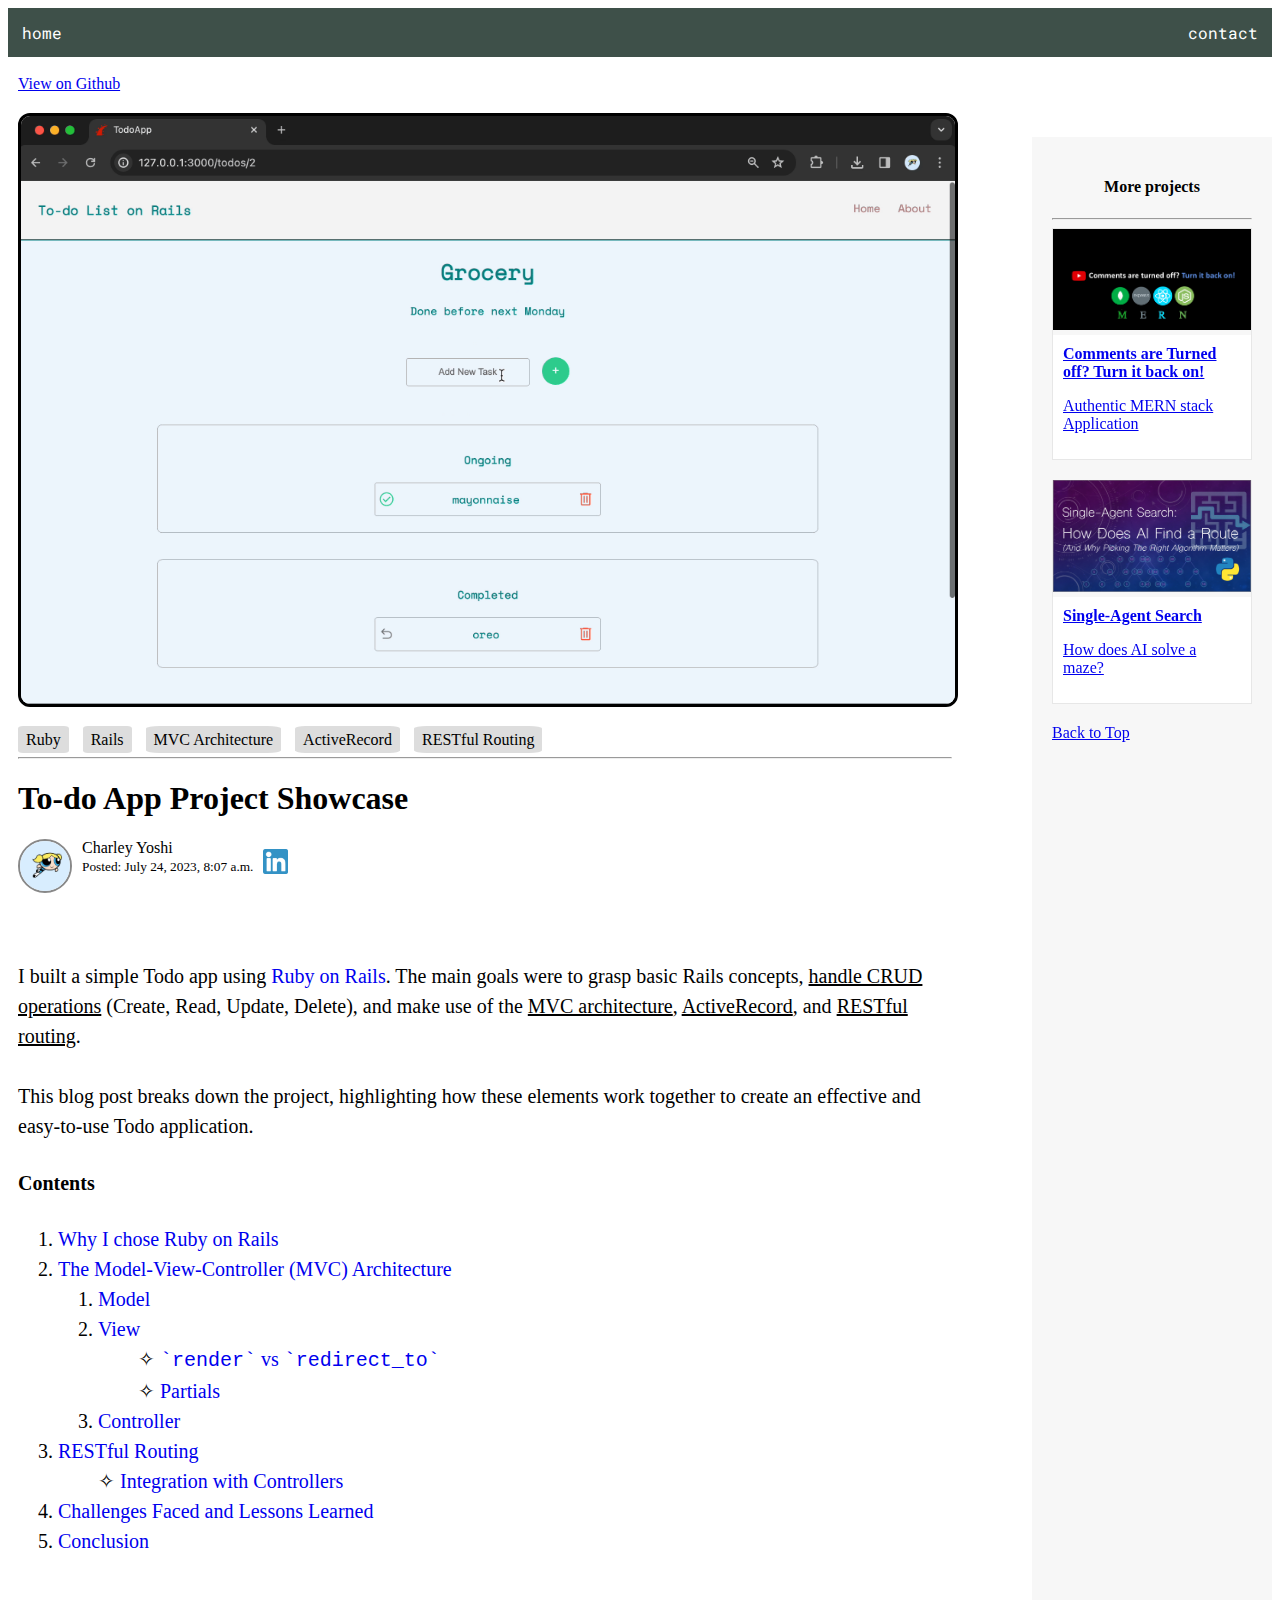
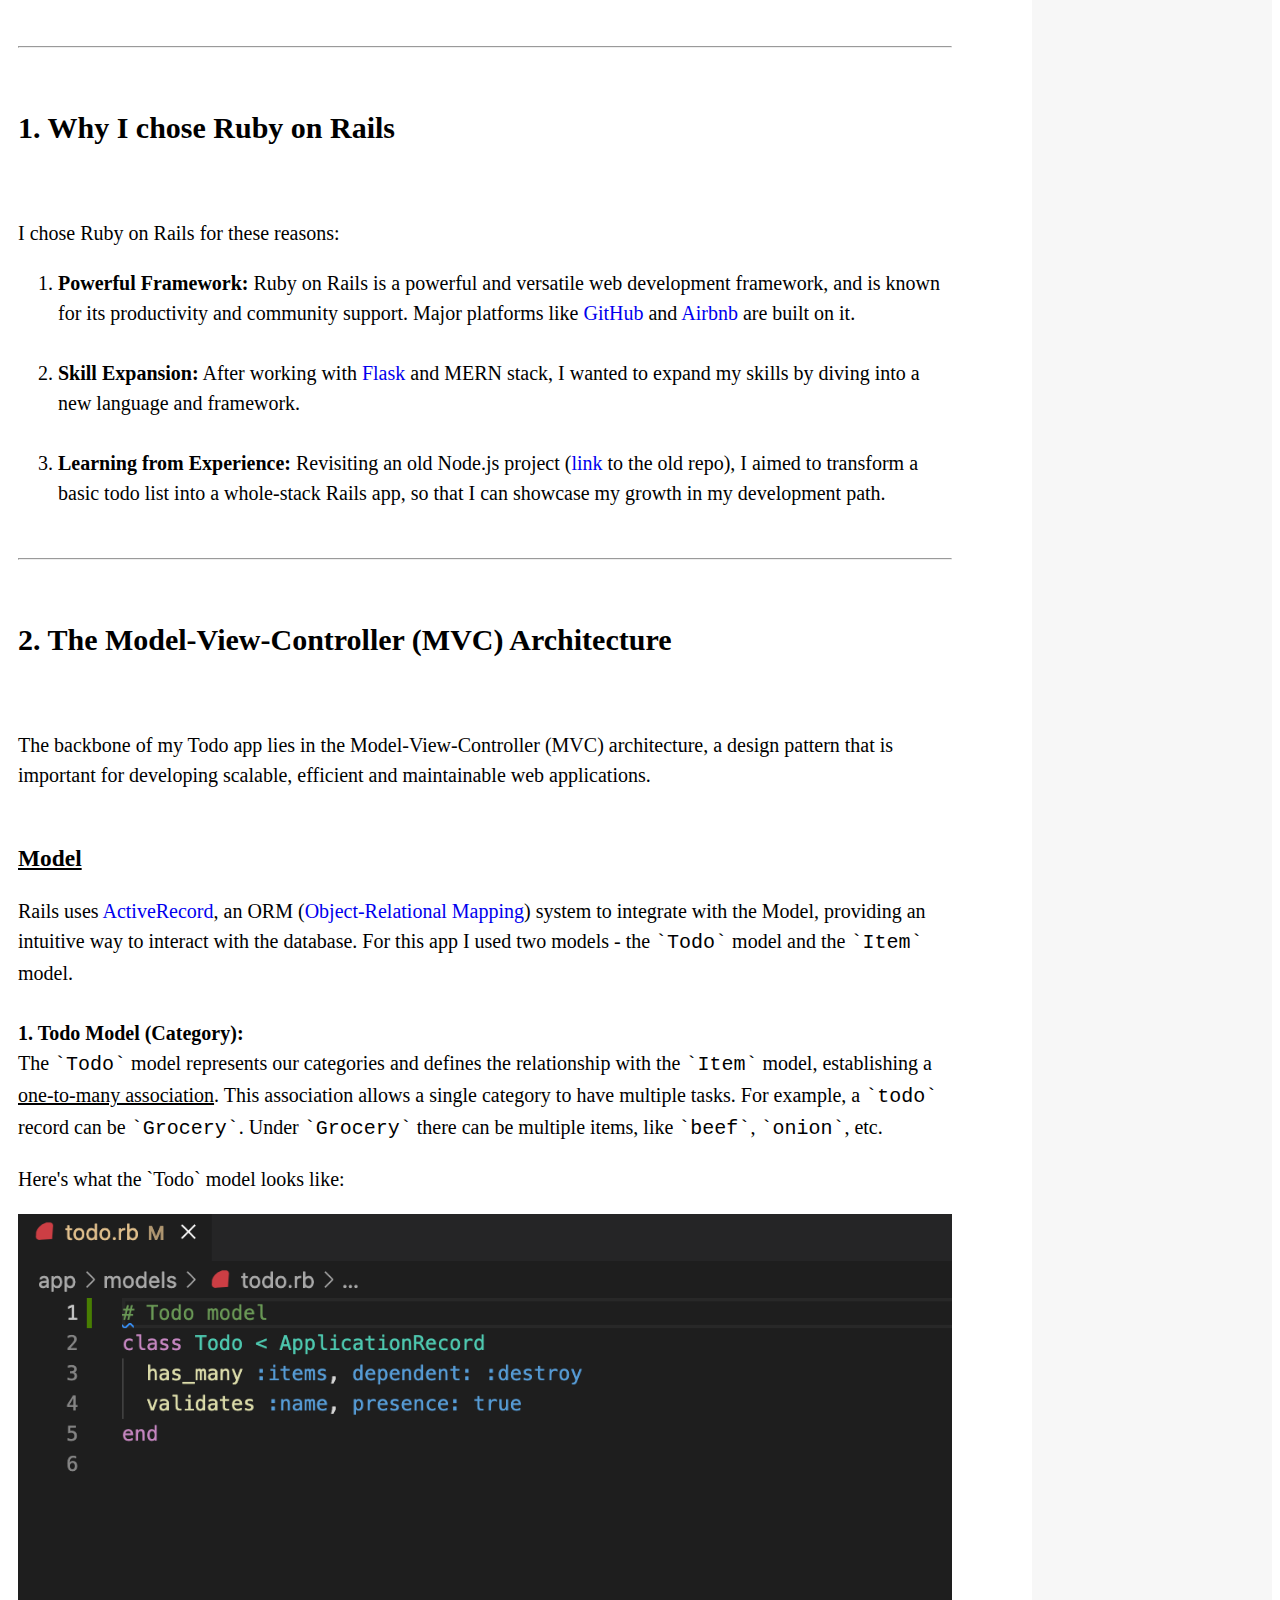
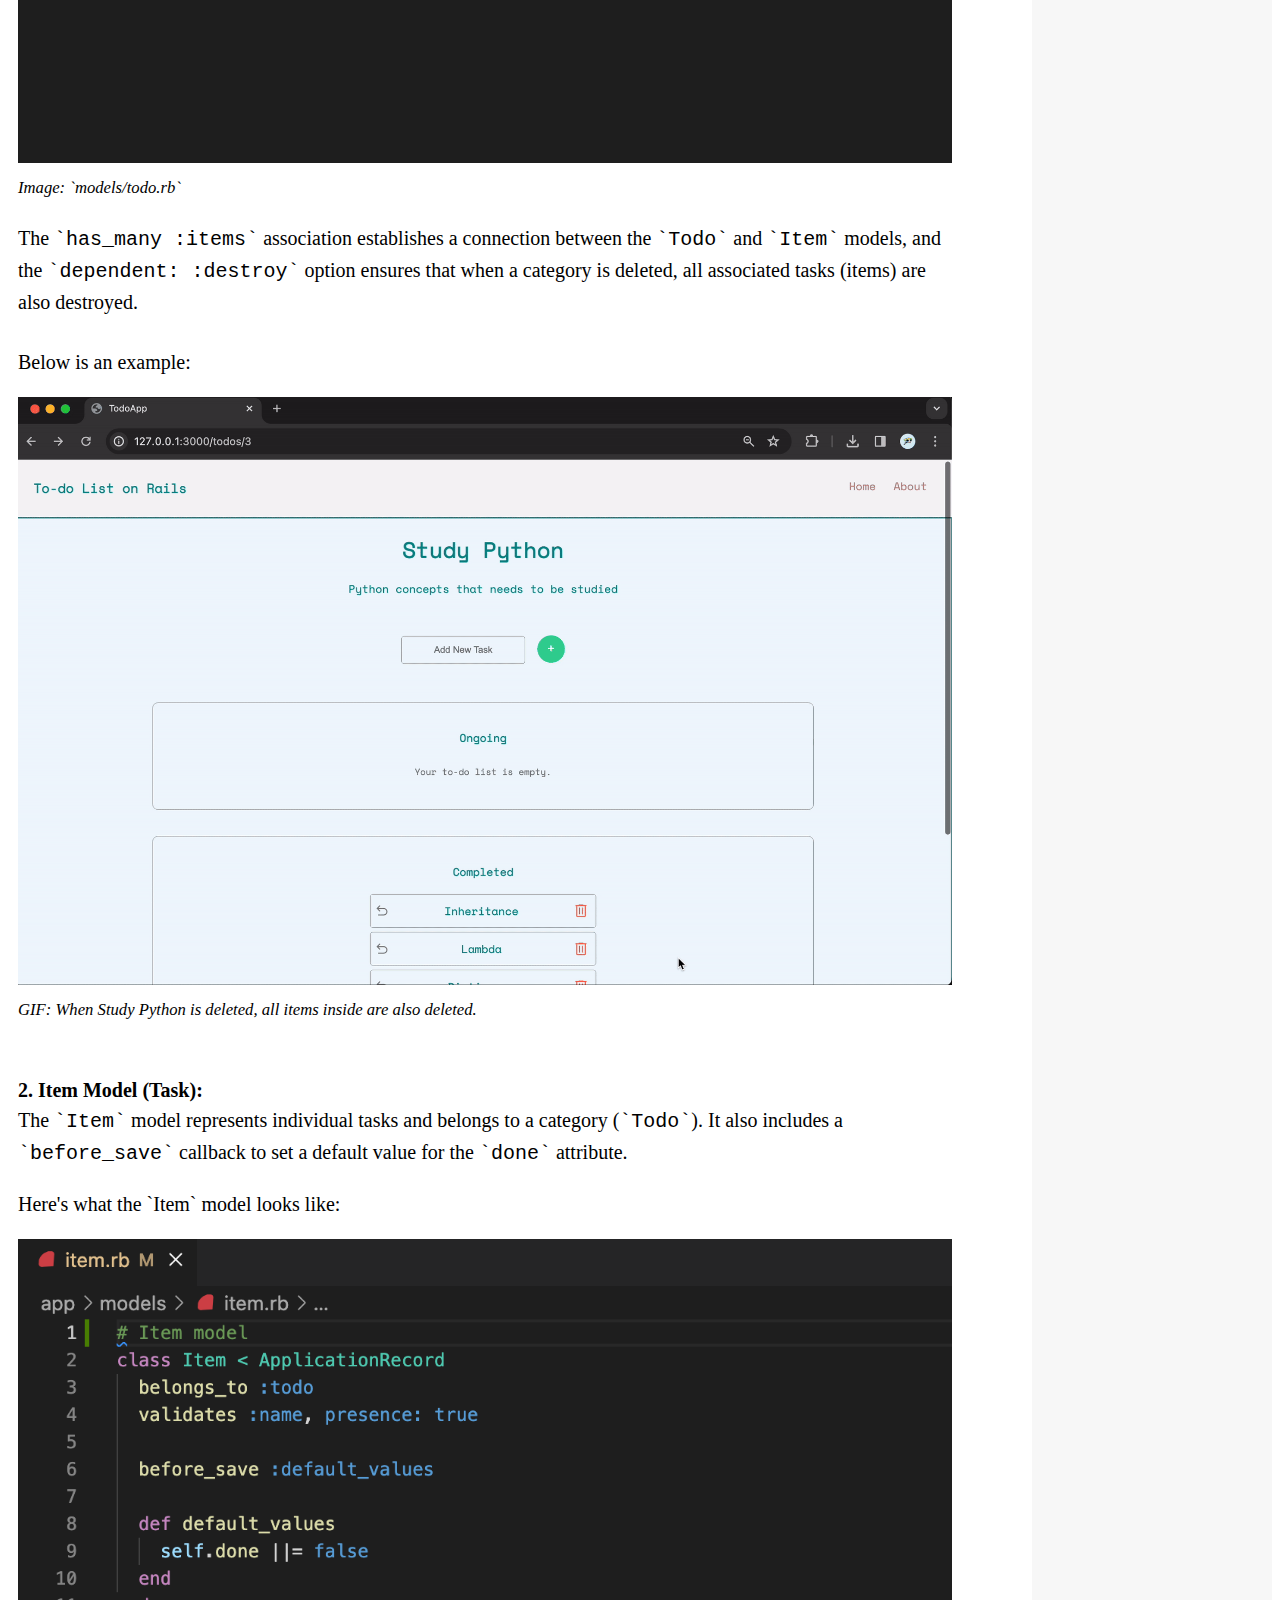
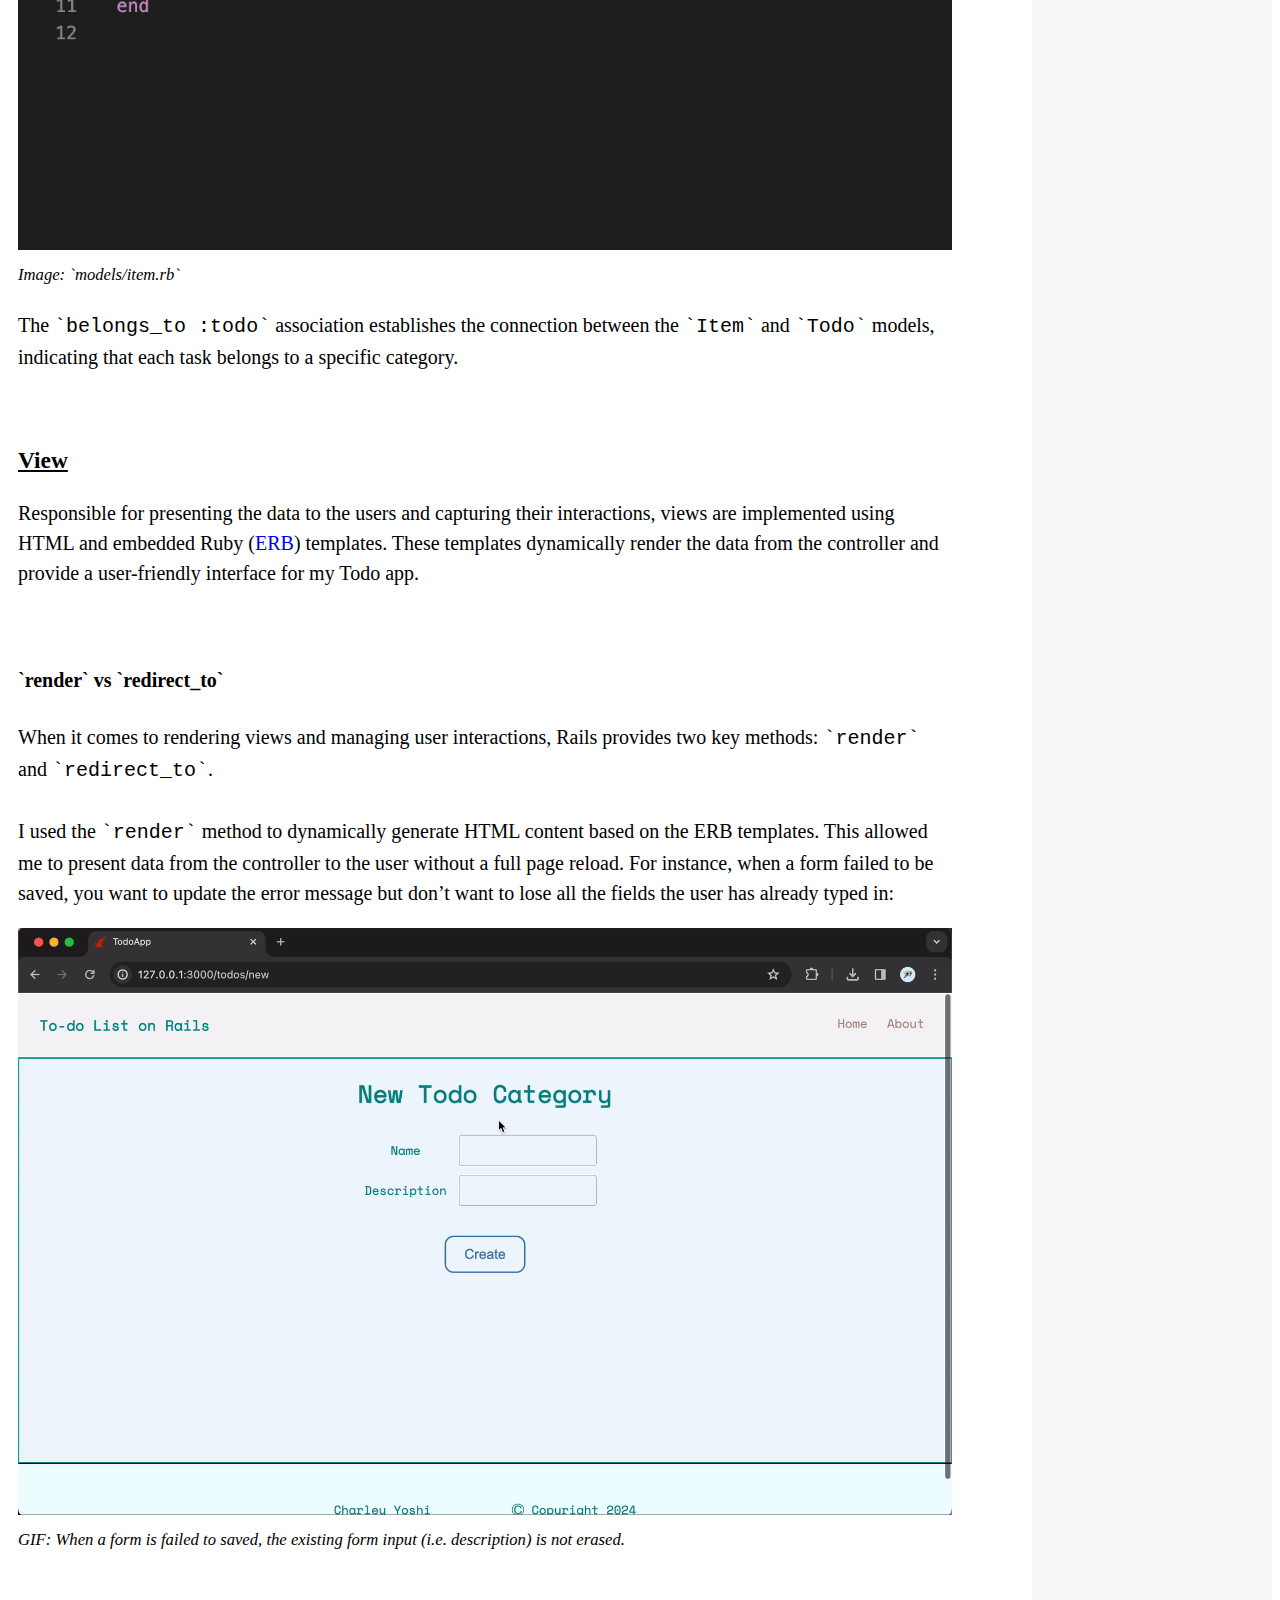
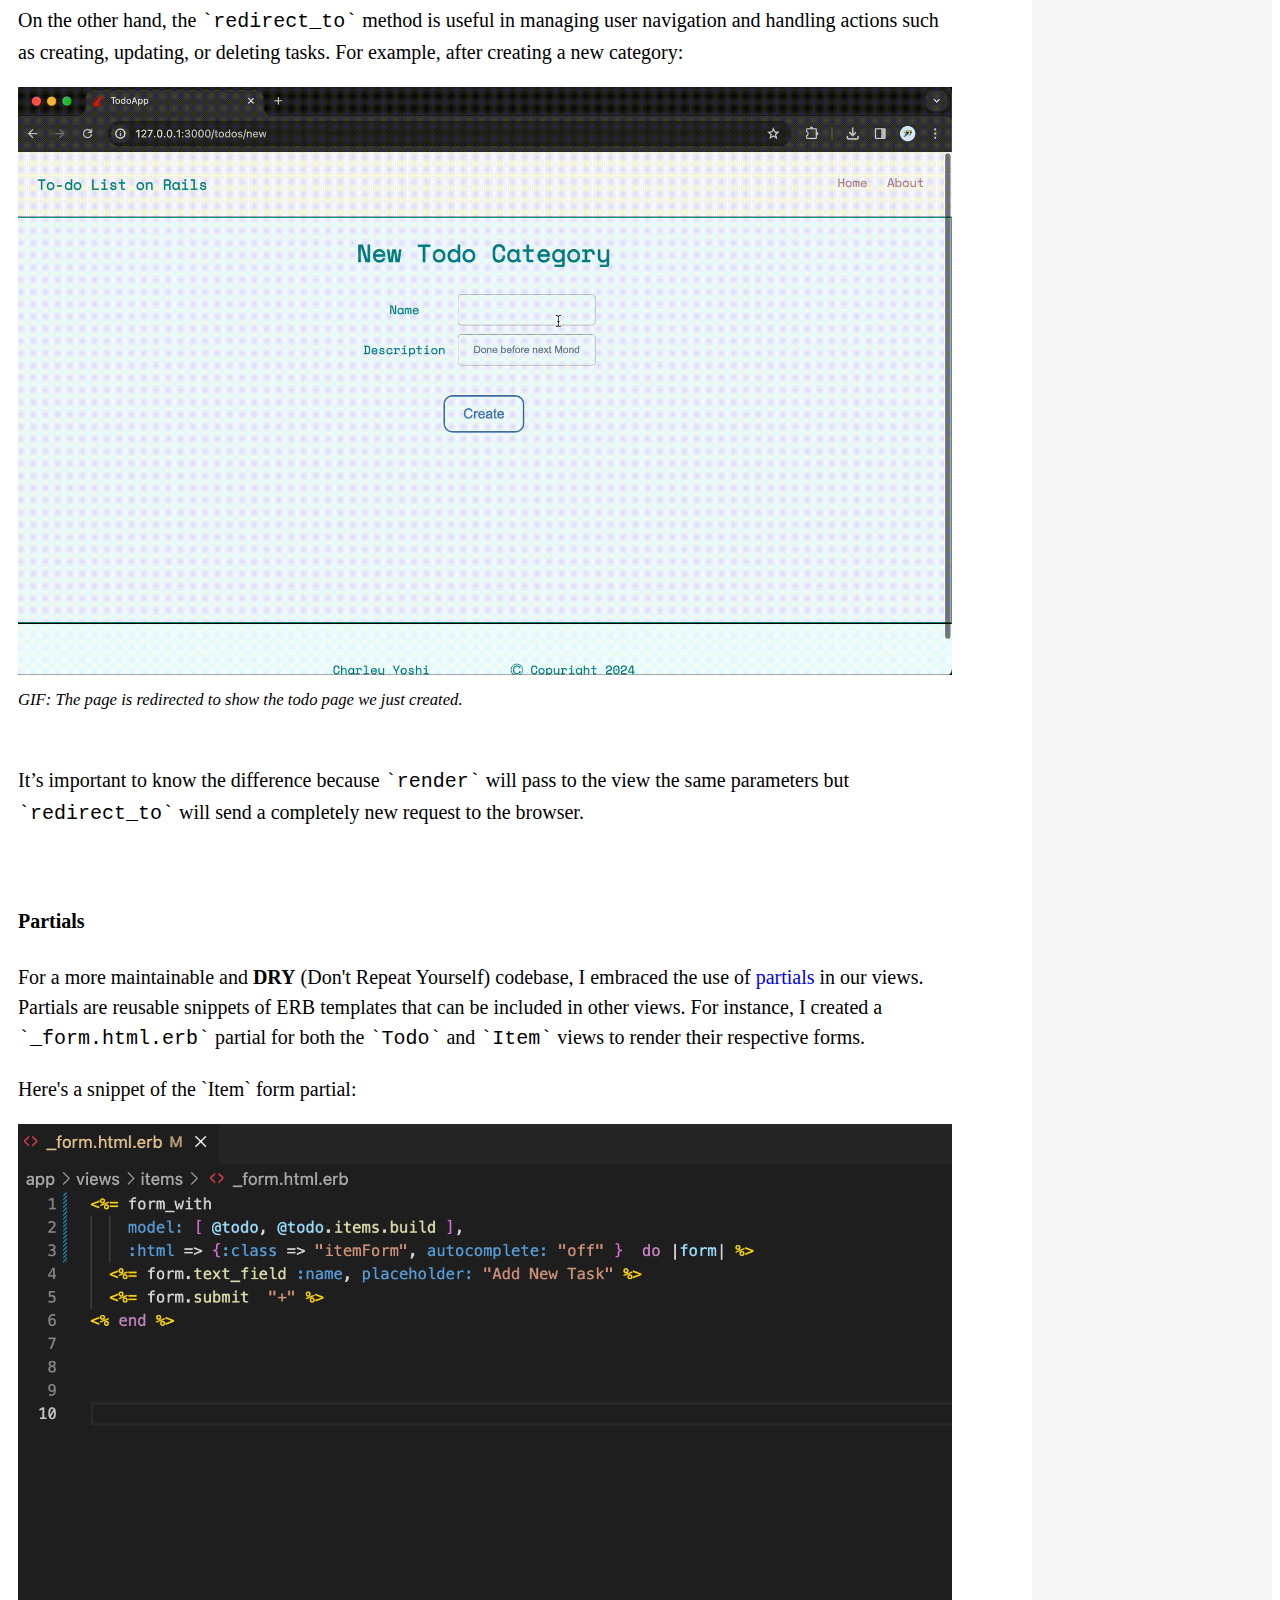
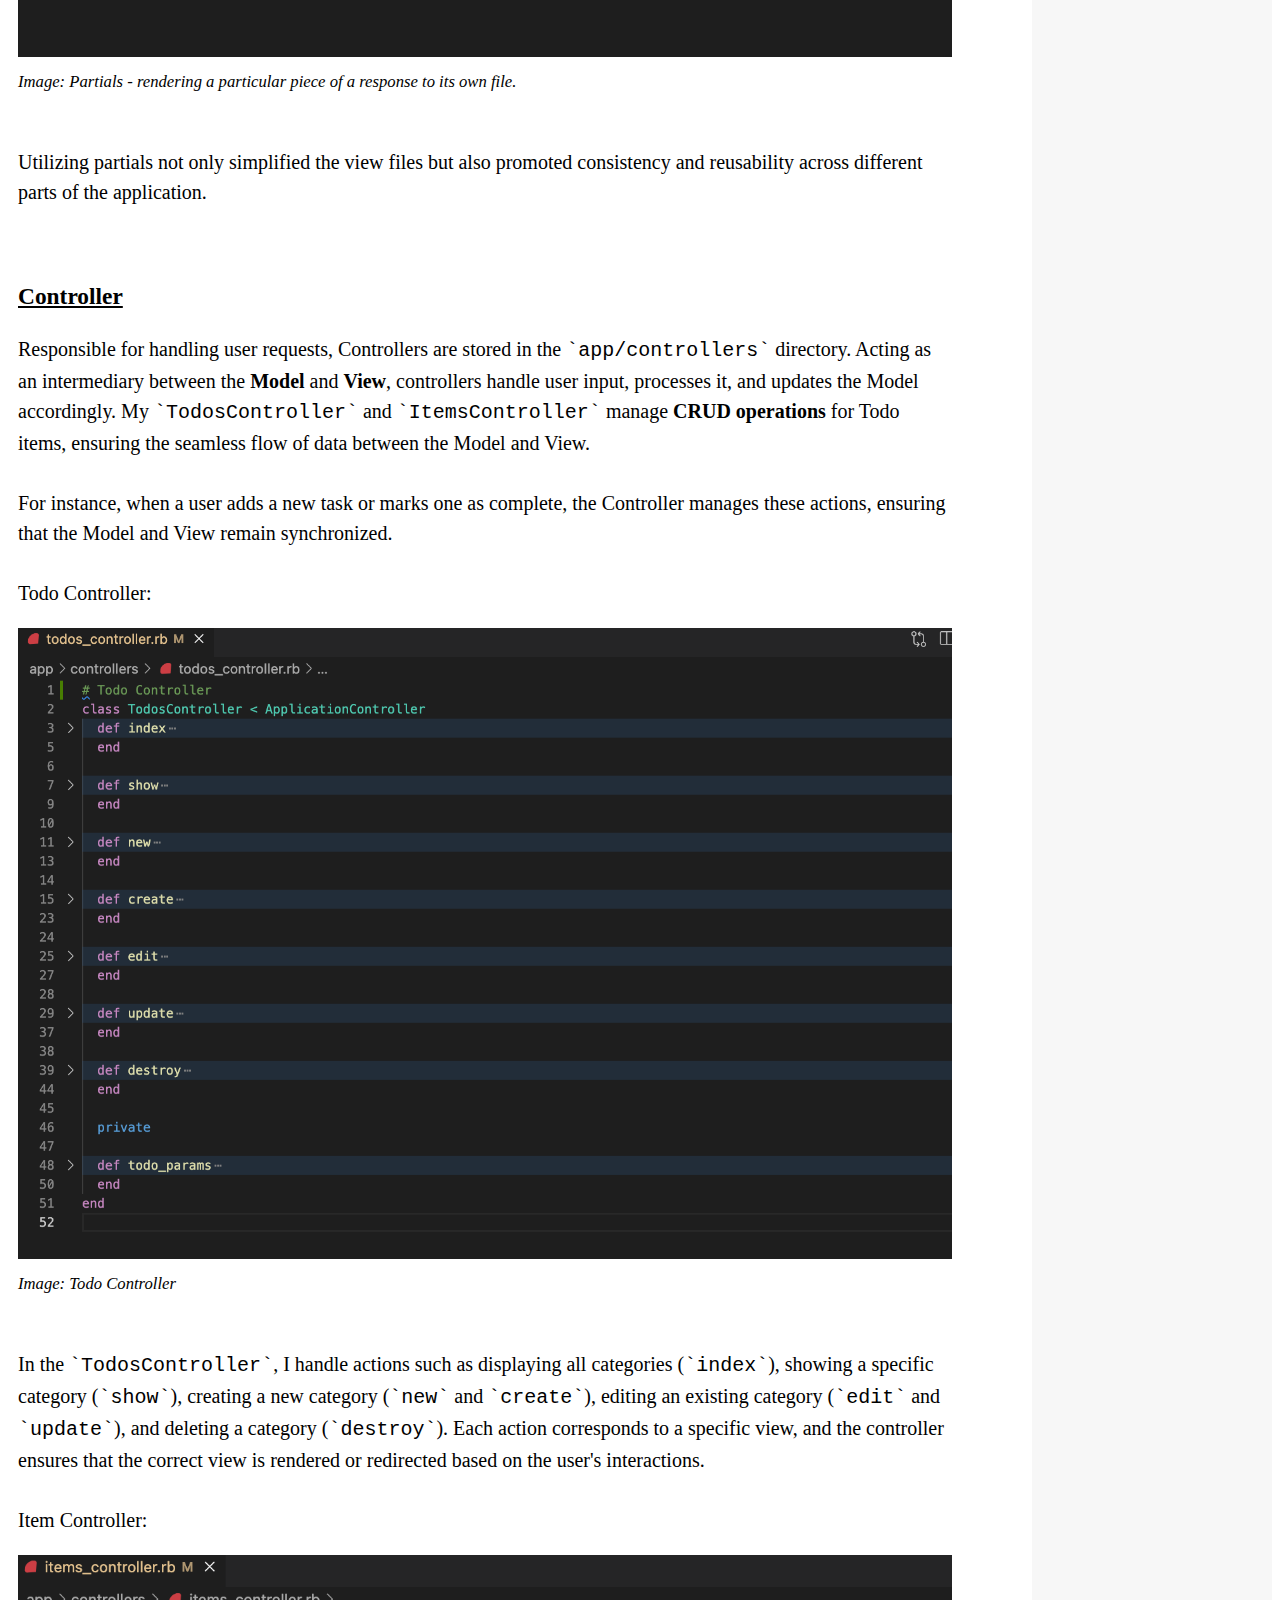
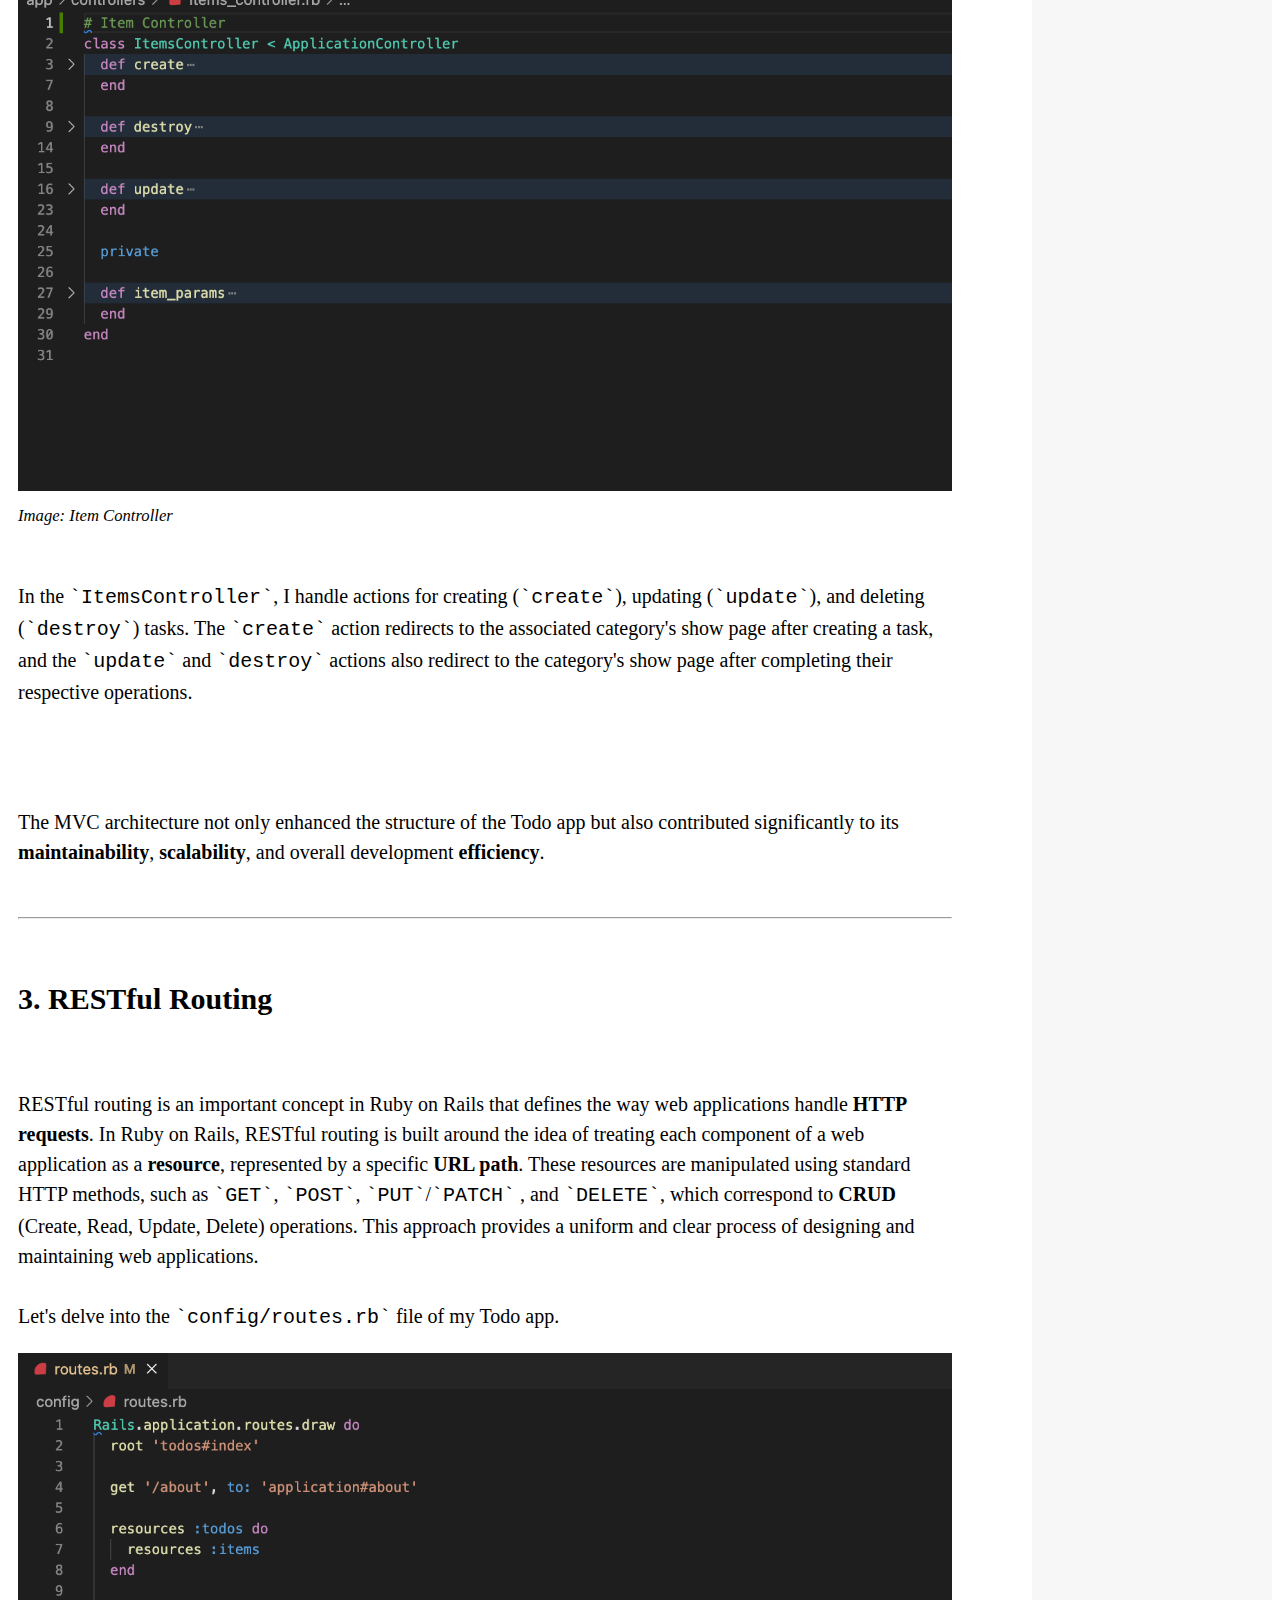
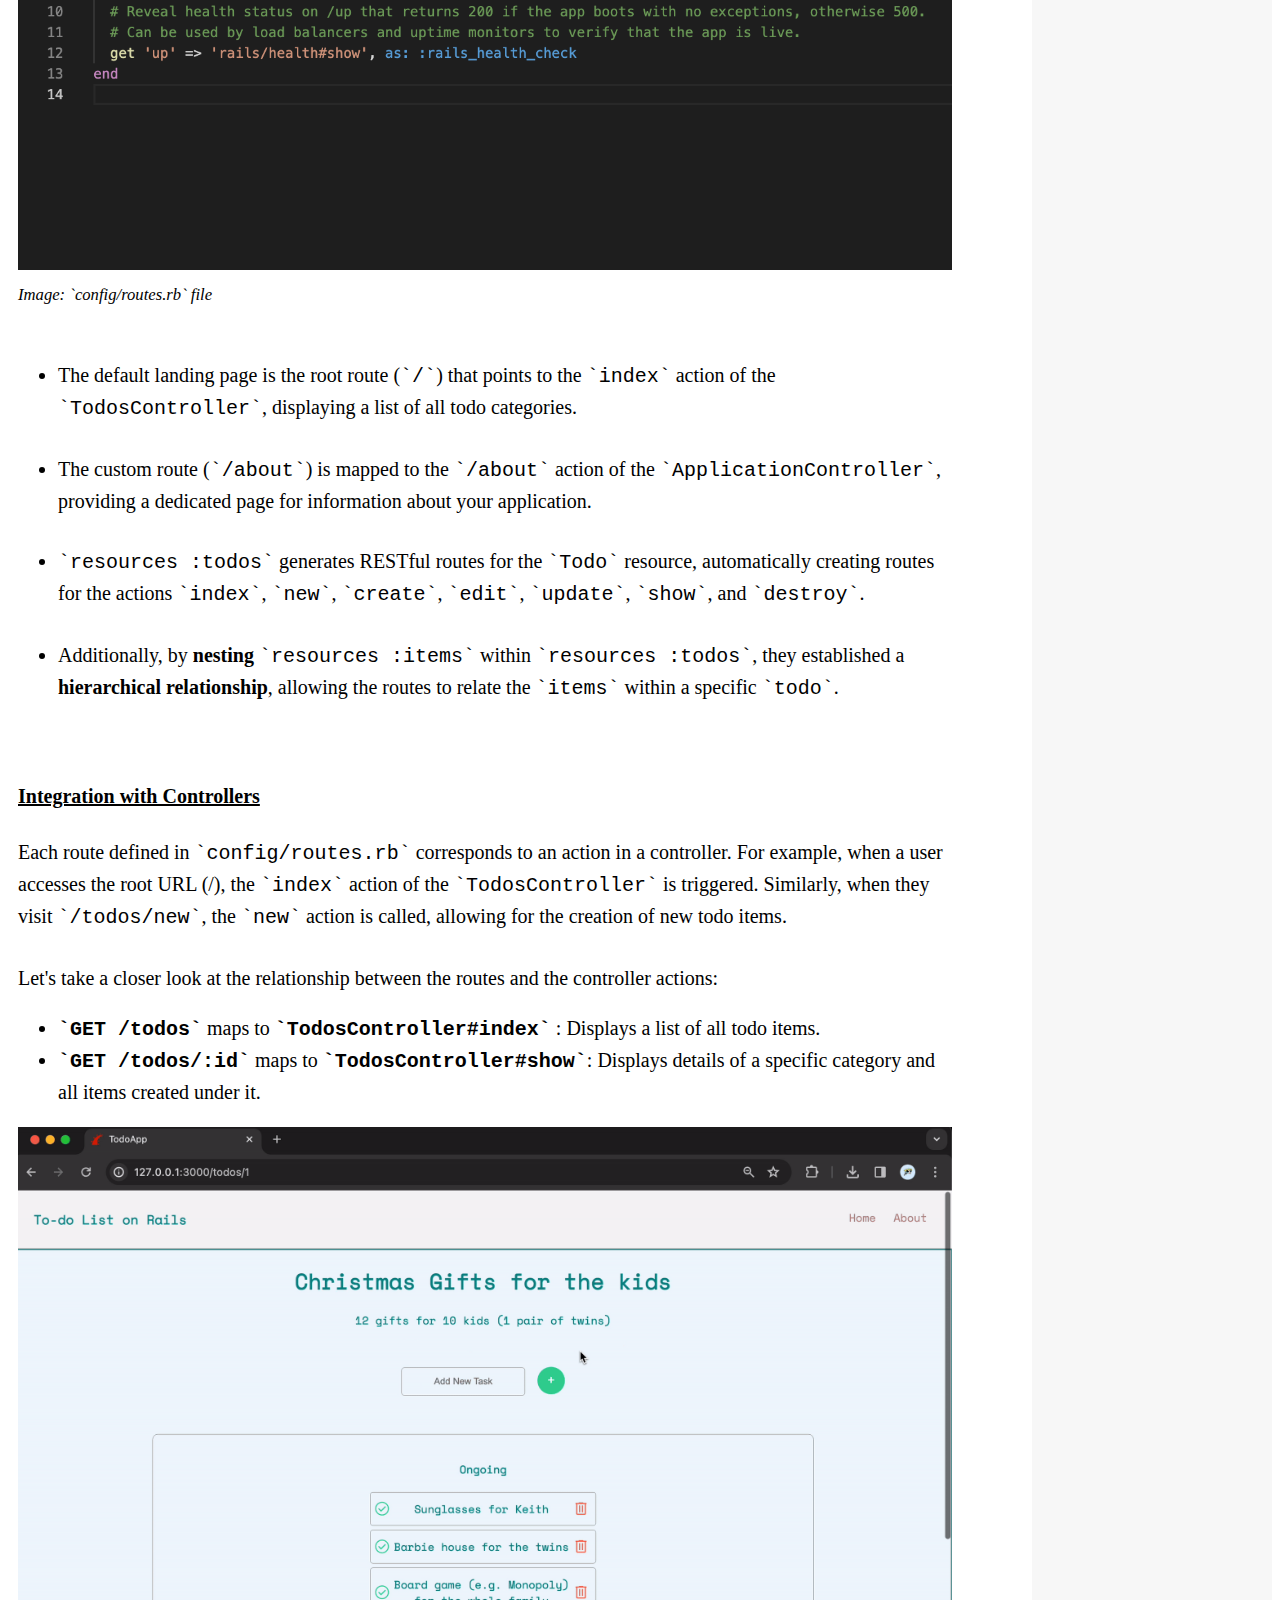
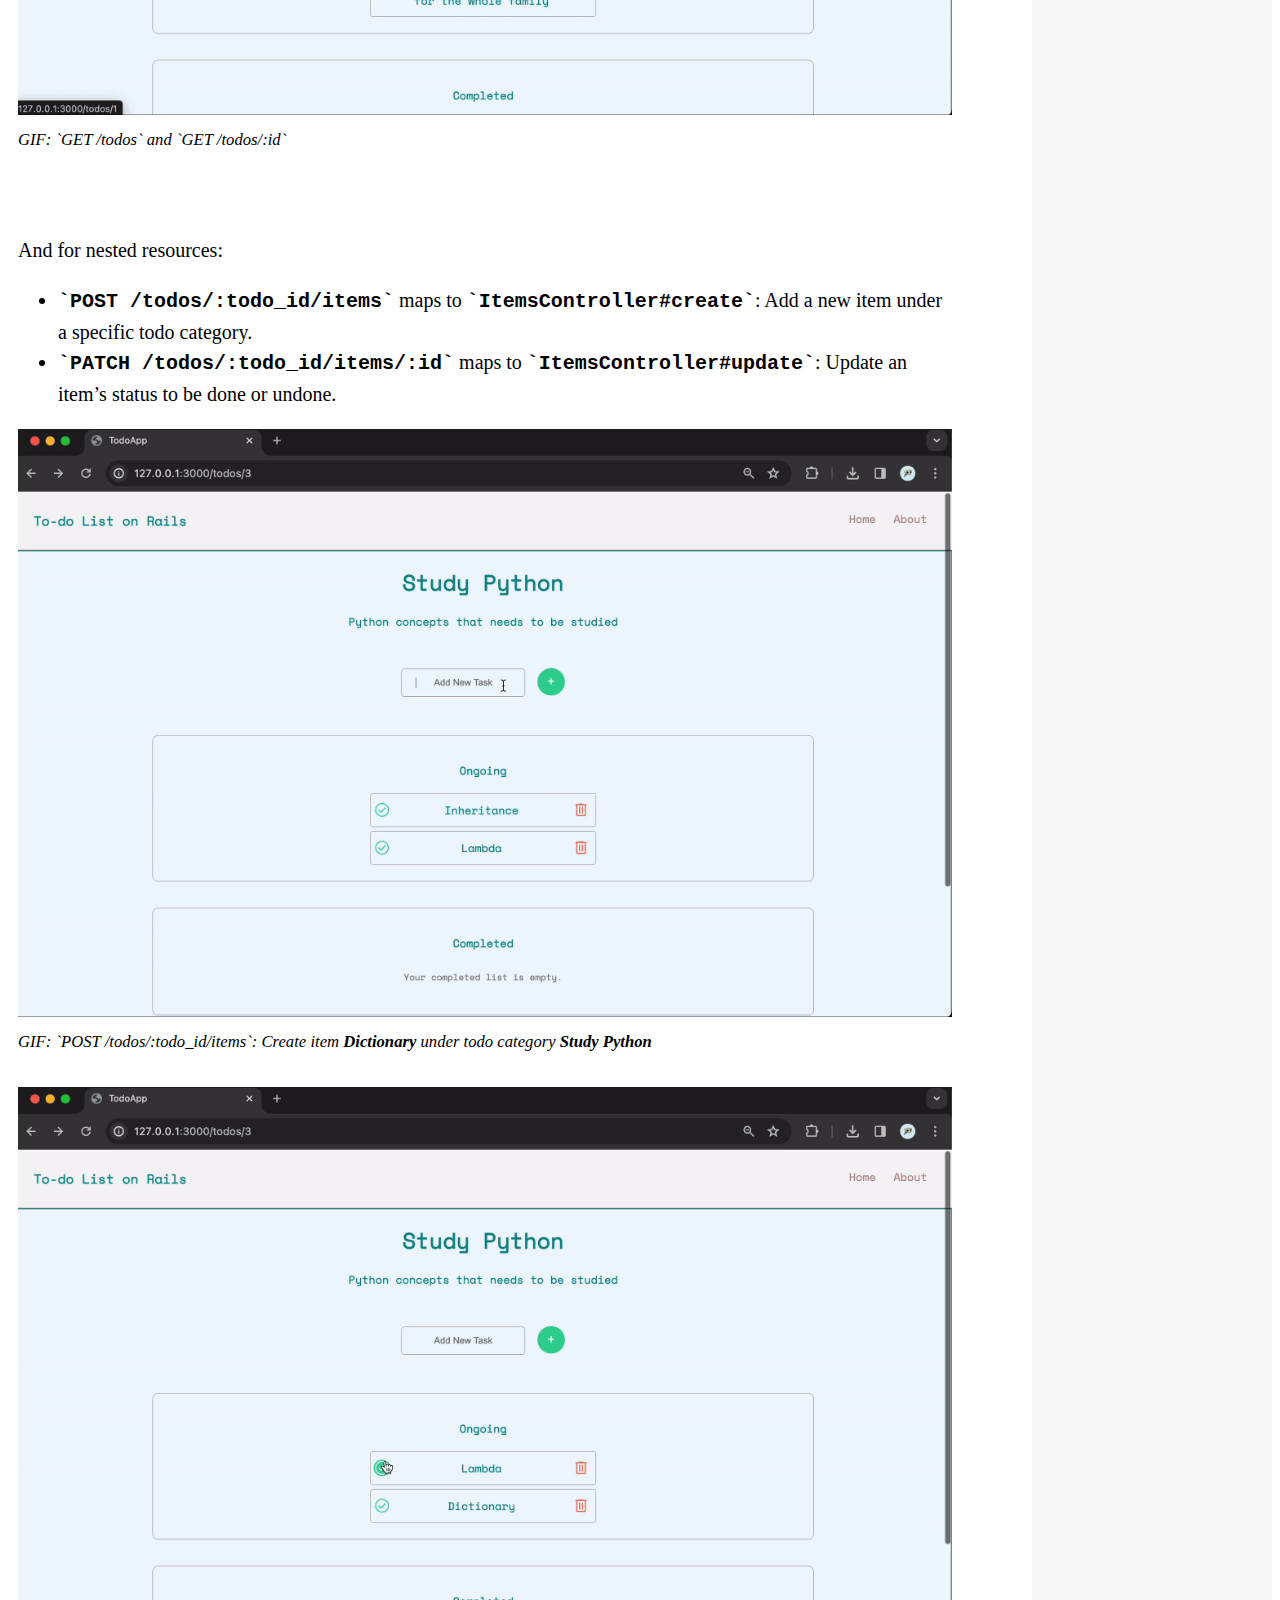
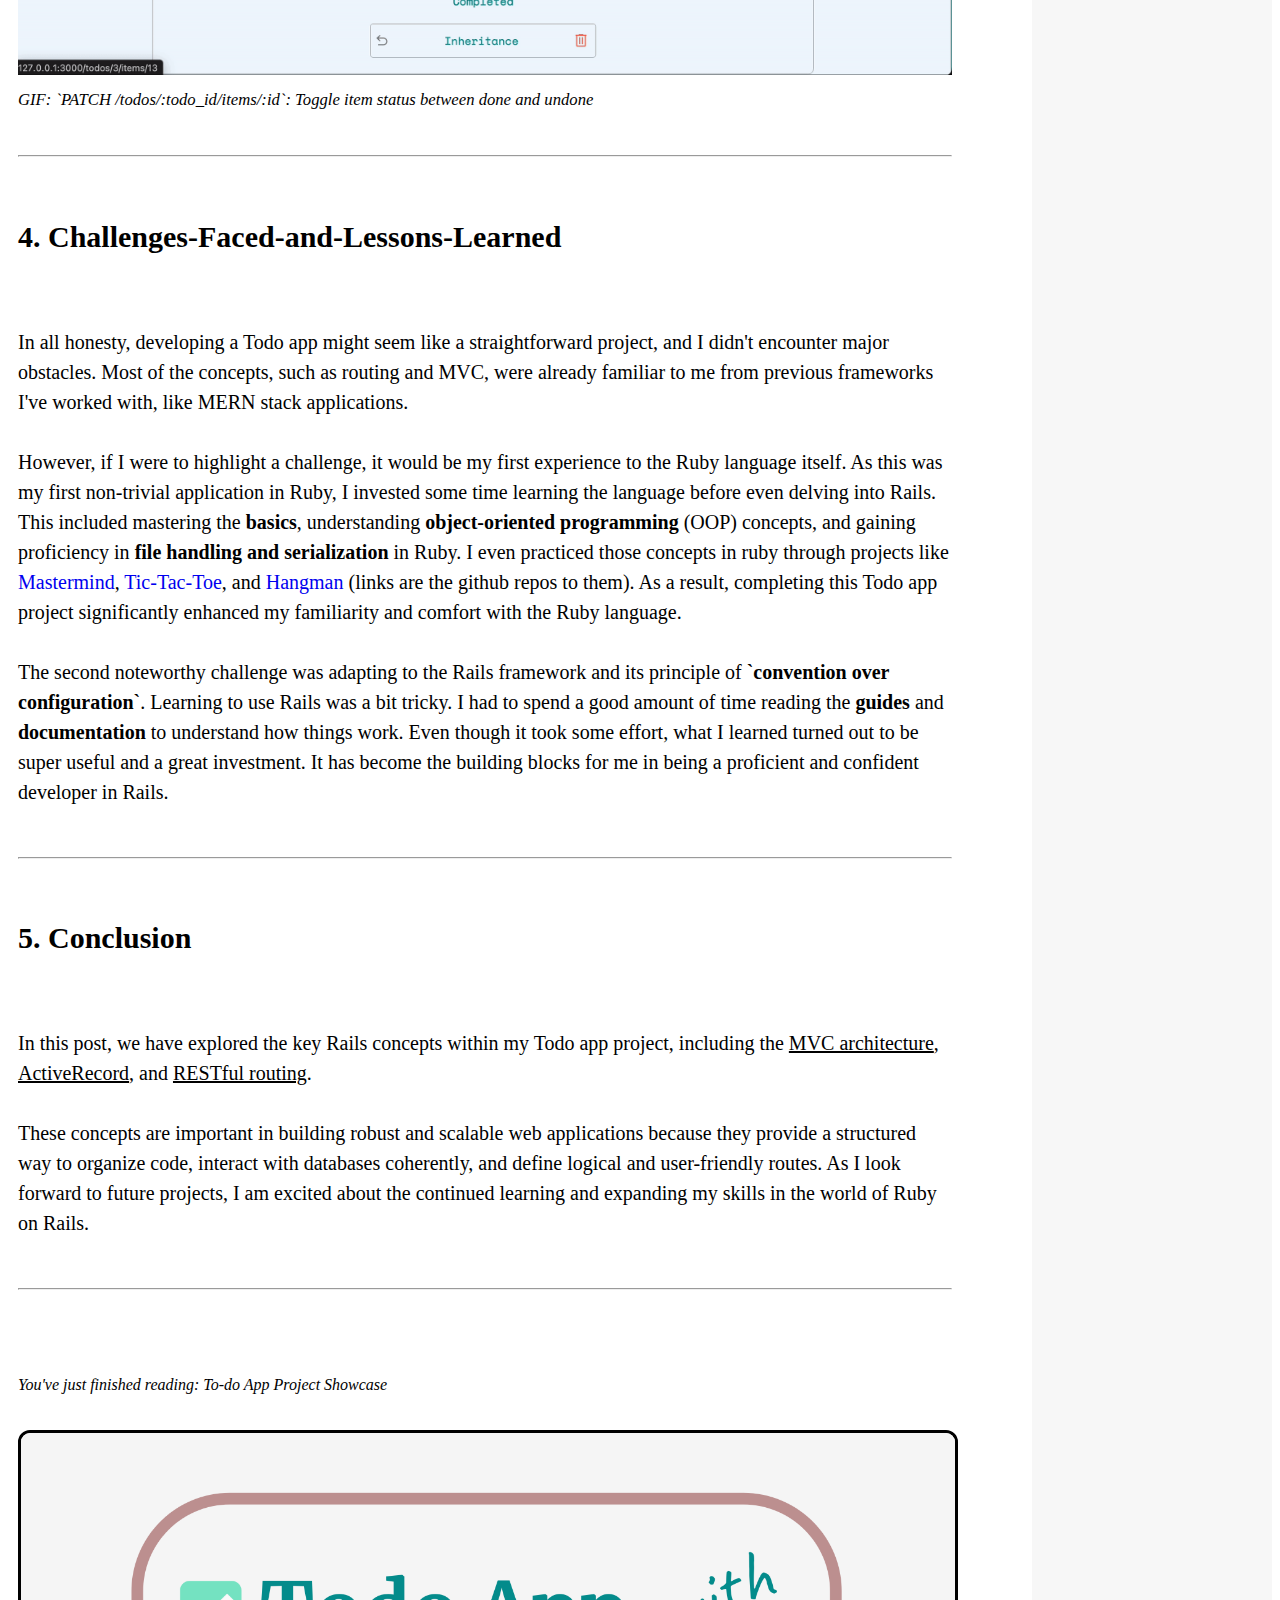
<file: post/todo_app_rails.html>
<!DOCTYPE html>
<html>

<head>
    <title>TodoApp with Rails</title>
    <meta charset="UTF-8">
    <meta name="viewport" content="width=device-width, initial-scale=1, maximum-scale=1, minimum-scale=1" />
    <link href="https://fonts.googleapis.com/css2?family=Roboto+Mono:wght@500&family=Russo+One&display=swap"
        rel="stylesheet">
    <link href="https://cdn.jsdelivr.net/npm/bootstrap@5.1.1/dist/css/bootstrap.min.css" rel="stylesheet"
        integrity="sha384-F3w7mX95PdgyTmZZMECAngseQB83DfGTowi0iMjiWaeVhAn4FJkqJByhZMI3AhiU" crossorigin="anonymous">
    <link rel="stylesheet" type="text/css" href="/post.css">

</head>

<body>
    <div>
        <nav>
            <ul class="topnav">
                <li><a href="/index.html">Home</a></li>
                <li class="topnav-right"><a href="/index.html#contact">Contact</a></li>
            </ul>
        </nav>
    </div>
    <div class="post-container">

        <div class="post-content-wrapper">
            <br>
            <a target="_blank" class="btn btn-outline-success btn-sm"
                href="https://github.com/charleyoshi/todo_app_ruby_on_rails">View on Github</a>
            <br>

            <img style="border: solid; border-radius: 12px;" alt="To-do App Project Showcase"
                title="To-do App Project Showcase" class="featured_image"
                src="/images/post_todo_rails/featureImage.gif">
            <br>


            <span class="tag">Ruby</span>
            <span class="tag">Rails</span>
            <span class="tag">MVC Architecture</span>
            <span class="tag">ActiveRecord</span>
            <span class="tag">RESTful Routing</span>

            <hr>
            <h1>To-do App Project Showcase </h1>


            <div class="author-wrapper" style="margin-top: 20px">
                <img alt="Charley Yoshi" title="Charley Yoshi" id="author-thumbnail" src="/images/bubbles.jpeg" />
                <div>
                    <p style="margin:0">Charley Yoshi</p>
                    <small>Posted: July 24, 2023, 8:07 a.m.</small>
                </div>
                <a target="_blank" href="https://www.linkedin.com/in/charley-yoshi-9a7743236/">
                    <img id="author-contact" src="/images/linkedin.png" />
                </a>
            </div>

            <br>
            <div class='article'>
                <br>

                <p>
                    I built a simple Todo app using <a target="_blank" href="https://rubyonrails.org/">Ruby on
                        Rails</a>.
                    The main goals were to grasp basic Rails concepts,
                    <u> handle CRUD operations</u> (Create, Read, Update, Delete),
                    and make use of the <u>MVC architecture</u>, <u>ActiveRecord</u>, and <u>RESTful routing</u>.
                    <br />
                    <br />
                    This blog post breaks down the project, highlighting how these elements work together to create an
                    effective and easy-to-use Todo application.
                </p>

                <!-- Legend -->
                <h4>Contents</h4>
                <ol class="legend">
                    <!-- 1 -->
                    <li>
                        <a href="#Why-I-Chose-Ruby-on-Rails">
                            Why I chose Ruby on Rails
                        </a>
                    </li>
                    <!-- 2 -->
                    <li>
                        <a href="#The-Model-View-Controller-(MVC)-Architecture">
                            The Model-View-Controller (MVC) Architecture
                        </a>
                        <ol>
                            <li>
                                <a href="#MVC-Architecture-Model">
                                    Model
                                </a>
                            </li>
                            <li>
                                <a href="#MVC-Architecture-View">
                                    View
                                </a>
                                <ul>
                                    ✧
                                    <a href="#MVC-Architecture-View-render-vs-redirect_to">
                                        <code>`render`</code> vs <code>`redirect_to`</code>
                                    </a>
                                </ul>
                                <ul>
                                    ✧
                                    <a href="#MVC-Architecture-View-Partials">
                                        Partials
                                    </a>
                                </ul>
                            </li>
                            <li>
                                <a href="#MVC-Architecture-Controller">
                                    Controller
                                </a>
                            </li>
                        </ol>
                    </li>
                    <!-- 3 -->
                    <li>
                        <a href="#RESTful-Routing">
                            RESTful Routing
                        </a>
                        <ul>
                            ✧
                            <a href="#RESTful-Routing-Integration-with-Controllers">
                                Integration with Controllers
                            </a>
                        </ul>
                    </li>
                    <!-- 4 -->
                    <li>
                        <a href="#Challenges-Faced-and-Lessons-Learned">
                            Challenges Faced and Lessons Learned
                        </a>
                    </li>
                    <!-- 5 -->
                    <li>
                        <a href="#Conclusion">
                            Conclusion
                        </a>
                    </li>
                </ol>

                <br /><br />
                <hr /><br />
                <h2 id="Why-I-Chose-Ruby-on-Rails">1. Why I chose Ruby on Rails</h2><br>
                <p>
                    I chose Ruby on Rails for these reasons:
                </p>
                <ol>
                    <li style="display: list-item;">
                        <strong>Powerful Framework:</strong> Ruby on Rails is a powerful and versatile web development
                        framework, and is known for its productivity and community support. Major platforms like <a
                            target="_blank" href="https://github.com">GitHub</a>
                        and <a target="_blank" href="https://www.airbnb.com">Airbnb</a> are built on it.
                    </li><br>
                    <li style="display: list-item;">
                        <strong>Skill Expansion:</strong> After working with <a target="_blank"
                            href="https://flask.palletsprojects.com/en/3.0.x/">Flask</a> and MERN stack,
                        I wanted to expand my skills by diving into a new language and framework.
                    </li><br>
                    <li style="display: list-item;">
                        <strong>Learning from Experience:</strong> Revisiting an old Node.js project (<a target="_blank"
                            href="https://github.com/charleyoshi/ToDoListWebApp">link</a> to the old repo), I aimed to
                        transform a basic todo list into a whole-stack Rails app, so that I can showcase my growth in my
                        development path.
                    </li><br>
                </ol>


                <hr><br>
                <h2 id="The-Model-View-Controller-(MVC)-Architecture">2. The Model-View-Controller (MVC) Architecture
                </h2><br>
                <p>
                    The backbone of my Todo app lies in the Model-View-Controller (MVC) architecture, a design pattern
                    that is important for developing scalable, efficient and maintainable web applications.
                    <br /><br />
                </p>
                <h3 id="MVC-Architecture-Model"><u>Model</u></h3>
                <p>
                    Rails uses <a target="_blank"
                        href="https://guides.rubyonrails.org/active_record_basics.html">ActiveRecord</a>, an ORM
                    (<a target="_blank" href="https://www.baeldung.com/cs/object-relational-mapping">Object-Relational
                        Mapping</a>) system to integrate with the Model,
                    providing an intuitive way to interact with the database. For this app I used two models - the
                    <code>`Todo`</code> model and the <code>`Item`</code> model.
                    <br /><br />

                    <strong>1. Todo Model (Category):</strong> <br>
                    The <code>`Todo`</code> model represents our categories and defines the relationship with the
                    <code>`Item`</code> model,
                    establishing a <u>one-to-many association</u>. This association allows a single category to have
                    multiple
                    tasks. For example, a <code>`todo`</code> record can be <code>`Grocery`</code>. Under
                    <code>`Grocery`</code> there can be multiple items,
                    like <code>`beef`</code>, <code>`onion`</code>, etc.
                </p>
                <p>Here's what the `Todo` model looks like:</p>
                <img src="/images/post_todo_rails/MVC_model_todo.png" alt="MVC - todo model"><br />
                <small><i>Image: `models/todo.rb`</i></small><br>
                <p>The <code>`has_many :items`</code> association establishes a connection between the
                    <code>`Todo`</code> and <code>`Item`</code> models, and
                    the <code>`dependent: :destroy`</code> option ensures that when a category is deleted, all
                    associated tasks (items) are also destroyed. <br><br>
                    Below is an example:
                </p>
                <img src="/images/post_todo_rails/demo_delete_whole_python_todo.gif" alt="Demo - delete whole python todo"><br />
                <small><i>GIF: When Study Python is deleted, all items inside are also deleted.</i></small><br>                

                <br>
                <p>
                    <strong>2. Item Model (Task):</strong> <br>
                    The <code>`Item`</code> model represents individual tasks and belongs to a category
                    (<code>`Todo`</code>).
                    It also includes a <code>`before_save`</code> callback to set a default value for the
                    <code>`done`</code> attribute.
                </p>
                <p>Here's what the `Item` model looks like:</p>
                <img src="/images/post_todo_rails/MVC_model_item.png" alt="MVC - todo model"><br />
                <small><i>Image: `models/item.rb`</i></small><br>
                <p>The <code>`belongs_to :todo`</code> association establishes the connection between the
                    <code>`Item`</code> and <code>`Todo`</code> models, indicating that each task belongs to a specific
                    category.
                </p>

                <br>
                <h3 id="MVC-Architecture-View"><u>View</u></h3>
                <p>Responsible for presenting the data to the users and capturing their interactions,
                    views are implemented using HTML and embedded Ruby (<a target="_blank"
                        href="https://docs.ruby-lang.org/en/3.2/ERB.html">ERB</a>) templates. These templates
                    dynamically render the data from the controller and provide a user-friendly interface for my Todo
                    app. </p>

                <br>
                <h4 id="MVC-Architecture-View-render-vs-redirect_to">
                    `render` vs `redirect_to`
                </h4>

                <p>When it comes to rendering views and managing user interactions,
                    Rails provides two key methods: <code>`render`</code> and <code>`redirect_to`</code>.
                    <br>
                    <br>

                    I used the <code>`render`</code> method to dynamically generate HTML content based on the ERB
                    templates. This
                    allowed me to present data from the controller to the user without a full page reload. For instance,
                    when a form failed to be saved, you want to update the error message but don’t want to lose all the
                    fields the user has already typed in:
                </p>
                <img src="/images/post_todo_rails/demo_form_fail_to_save.gif" alt="MVC - render view demo"><br />
                <small><i>GIF:  When a form is failed to saved, the existing form input (i.e. description) is not erased. </i></small><br>
                <br>
                <p>
                    On the other hand, the <code>`redirect_to`</code> method is useful in managing user navigation and
                    handling actions such as creating, updating, or deleting tasks. For example, after creating a new
                    category:
                </p>
                <img src="/images/post_todo_rails/demo_redirect.gif" alt="MVC - redirect view demo"><br />
                <small><i>GIF: The page is redirected to show the todo page we just created.</i></small><br>
                <br>
                <p>It’s important to know the difference because <code>`render`</code> will pass to the view the same
                    parameters but <code>`redirect_to`</code> will send a completely new request to the browser.</p>

                <br>
                <h4 id="MVC-Architecture-View-Partials">
                    Partials
                </h4>
                <p>For a more maintainable and <strong>DRY</strong> (Don't Repeat Yourself) codebase, I embraced the use
                    of <a target="_blank"
                        href="https://guides.rubyonrails.org/layouts_and_rendering.html#using-partials">partials</a> in
                    our views.
                    Partials are reusable snippets of ERB templates that can be included in other views.
                    For instance, I created a <code>`_form.html.erb`</code> partial for both the <code>`Todo`</code> and
                    <code>`Item`</code> views to render their respective forms.
                </p>

                <p>Here's a snippet of the `Item` form partial:</p>
                <img src="/images/post_todo_rails/MVC_view_partials.png" alt="View - Partials"><br />
                <small><i>Image: Partials - rendering a particular piece of a response to its own file.</i></small><br>
                <br>
                <p>Utilizing partials not only simplified the view files but also promoted consistency and reusability
                    across different parts of the application.</p>


                <br>
                <h3 id="MVC-Architecture-Controller"><u>Controller</u></h3>
                <p>Responsible for handling user requests, Controllers are stored in the <code>`app/controllers`</code>
                    directory.
                    Acting as an intermediary between the <strong>Model</strong> and <strong>View</strong>, controllers
                    handle user input, processes it,
                    and updates the Model accordingly. My <code>`TodosController`</code> and
                    <code>`ItemsController`</code> manage <strong>CRUD operations</strong>
                    for Todo items, ensuring the seamless flow of data between the Model and View.
                    <br> <br>
                    For instance, when a user adds a new task or marks one as complete, the Controller manages these
                    actions, ensuring that the Model and View remain synchronized.
                    <br><br>
                    Todo Controller:
                </p>

                <img src="/images/post_todo_rails/MVC_controller_todo.png" alt="Controller - Todo"><br />
                <small><i>Image: Todo Controller</i></small><br>
                <br>
                <p>In the <code>`TodosController`</code>, I handle actions such as displaying all categories
                    (<code>`index`</code>),
                    showing a specific category (<code>`show`</code>), creating a new category (<code>`new`</code> and
                    <code>`create`</code>), editing an existing category (<code>`edit`</code> and
                    <code>`update`</code>), and deleting a category (<code>`destroy`</code>). Each action corresponds to
                    a specific view, and the controller ensures that the correct view is rendered or redirected based on
                    the user's interactions.
                    <br><br>
                    Item Controller:
                </p>

                <img src="/images/post_todo_rails/MVC_controller_item.png" alt="Controller - Item"><br />
                <small><i>Image: Item Controller</i></small><br>
                <br>
                <p>In the <code>`ItemsController`</code>, I handle actions for creating (<code>`create`</code>),
                    updating (<code>`update`</code>), and deleting
                    (<code>`destroy`</code>) tasks. The <code>`create`</code> action redirects to the associated
                    category's show page after
                    creating a task, and the <code>`update`</code> and <code>`destroy`</code> actions also redirect to
                    the category's show page
                    after completing their respective operations.
                    <br><br>
                </p>
                <br>
                <p>The MVC architecture not only enhanced the structure of the Todo app but also contributed
                    significantly to its <strong>maintainability</strong>, <strong>scalability</strong>, and overall
                    development <strong>efficiency</strong>.
                    <br><br>
                </p>

                <hr><br>
                <h2 id="RESTful-Routing">3. RESTful Routing</h2><br>
                <p>RESTful routing is an important concept in Ruby on Rails that defines the way web applications handle
                    <strong>HTTP requests</strong>. In Ruby on Rails, RESTful routing is built around the idea of
                    treating each component
                    of a web application as a <strong>resource</strong>, represented by a specific <strong>URL
                        path</strong>. These resources are
                    manipulated using standard HTTP methods, such as <code>`GET`</code>, <code>`POST`</code>,
                    <code>`PUT`</code>/<code>`PATCH`</code> , and <code>`DELETE`</code>, which correspond
                    to <strong>CRUD</strong> (Create, Read, Update, Delete) operations. This approach provides a uniform
                    and clear
                    process of designing and maintaining web applications.
                    <br><br>
                    Let's delve into the <code>`config/routes.rb`</code> file of my Todo app.
                </p>
                <img src="/images/post_todo_rails/routing_routes.png" alt="RESTful routing - routes"><br />
                <small><i>Image: `config/routes.rb` file</i></small><br>
                <br>
                <ul>
                    <li style="display: list-item;">
                        The default landing page is the root route (<code>`/`</code>) that points to the
                        <code>`index`</code> action of the <code>`TodosController`</code>, displaying a list of all todo
                        categories.
                    </li><br>
                    <li style="display: list-item;">The custom route (<code>`/about`</code>) is mapped to the
                        <code>`/about`</code> action of the <code>`ApplicationController`</code>, providing a dedicated
                        page for information about your application.</li><br>
                    <li style="display: list-item;"><code>`resources :todos`</code> generates RESTful routes for the
                        <code>`Todo`</code> resource, automatically creating routes for the actions
                        <code>`index`</code>, <code>`new`</code>, <code>`create`</code>, <code>`edit`</code>,
                        <code>`update`</code>, <code>`show`</code>, and <code>`destroy`</code>.</li><br>
                    <li style="display: list-item;">Additionally, by <strong>nesting</strong>
                        <code>`resources :items`</code> within <code>`resources :todos`</code>, they established a
                        <strong>hierarchical relationship</strong>, allowing the routes to relate the
                        <code>`items`</code> within a specific <code>`todo`</code>.</li>
                </ul>
                <br>
                <h4 id="RESTful-Routing-Integration-with-Controllers"><u>Integration with Controllers</u></h4>
                <p>
                    Each route defined in <code>`config/routes.rb`</code> corresponds to an action in a controller. For example, when a user accesses the root URL (/), the <code>`index`</code> action of the <code>`TodosController`</code> is triggered. Similarly, when they visit <code>`/todos/new`</code>, the <code>`new`</code> action is called, allowing for the creation of new todo items.
                    <br><br>
                    Let's take a closer look at the relationship between the routes and the controller actions:
                </p>
                <ul>
                    <li style="display: list-item;"><strong><code>`GET /todos`</code></strong> maps to <strong><code>`TodosController#index`</code></strong> : Displays a list of all todo items.</li>
                    <li style="display: list-item;"><strong><code>`GET /todos/:id`</code></strong> maps to <strong><code>`TodosController#show`</code></strong>: Displays details of a specific category and all items created under it.</li>
                </ul>
                <!-- show christmas gif -->
                <img src="/images/post_todo_rails/demo_show_christmas.gif" alt="RESTful routing - show christmas"><br />
                <small><i>GIF: `GET /todos` and `GET /todos/:id` </i></small><br>
                <br><br>
                <p>And for nested resources:</p>
                <ul>
                    <li style="display: list-item;"><strong><code>`POST /todos/:todo_id/items`</code></strong> maps to <strong><code>`ItemsController#create`</code></strong>: Add a new item under a specific todo category.</li>
                    <li style="display: list-item;"><strong><code>`PATCH /todos/:todo_id/items/:id`</code></strong> maps to <strong><code>`ItemsController#update`</code></strong>: Update an item’s status to be done or undone.</li>
                </ul>
                <img src="/images/post_todo_rails/demo_add_item_to_python.gif" alt="RESTful routing - Add item to python"><br />
                <small><i>GIF: `POST /todos/:todo_id/items`: Create item <strong>Dictionary</strong> under todo category <strong>Study Python</strong> </i></small><br>
                <br>

                <img src="/images/post_todo_rails/demo_update_item_status.gif" alt="RESTful routing - Update item update"><br />
                <small><i>GIF: `PATCH /todos/:todo_id/items/:id`: Toggle item status between done and undone </i></small><br>
                <br>


                <hr><br>
                <h2 id="Challenges-Faced-and-Lessons-Learned">4. Challenges-Faced-and-Lessons-Learned</h2><br>
                <p>In all honesty, developing a Todo app might seem like a straightforward project, and I didn't
                    encounter major obstacles. Most of the concepts, such as routing and MVC, were already familiar to
                    me from previous frameworks I've worked with, like MERN stack applications.
                    <br><br>
                    However, if I were to highlight a challenge, it would be my first experience to the Ruby language
                    itself. As this was my first non-trivial application in Ruby, I invested some time learning the
                    language before even delving into Rails. This included mastering the <strong>basics</strong>,
                    understanding
                    <strong>object-oriented programming</strong> (OOP) concepts, and gaining proficiency in <strong>file
                        handling and
                        serialization</strong> in Ruby. I even practiced those concepts in ruby through projects like <a
                        target="_blank" href="https://github.com/charleyoshi/mastermind_game">Mastermind</a>, <a
                        href="https://github.com/charleyoshi/rubyPracticeOOP" target="_blank">Tic-Tac-Toe</a>,
                    and <a target="_blank" href="https://github.com/charleyoshi/hangman_ruby">Hangman</a> (links are the
                    github repos to them). As a result, completing this Todo app project significantly enhanced my
                    familiarity and comfort with the Ruby language.
                    <br><br>

                    The second noteworthy challenge was adapting to the Rails framework and its principle of
                    <strong>`convention
                        over configuration`</strong>. Learning to use Rails was a bit tricky. I had to spend a good
                    amount of time
                    reading the <strong>guides</strong> and <strong>documentation</strong> to understand how things
                    work. Even though it took some effort,
                    what I learned turned out to be super useful and a great investment. It has become the building
                    blocks for me in being a proficient and confident developer in Rails.
                    <br><br>
                </p>
                <hr><br>
                <h2 id="Conclusion">5. Conclusion</h2><br>

                <p>
                    In this post, we have explored the key Rails concepts within my Todo app project, including the
                    <u>MVC architecture</u>, <u>ActiveRecord</u>, and <u>RESTful routing</u>.
                    <br><br>
                    These concepts are important in building robust and scalable web applications because they provide a
                    structured way to organize code, interact with databases coherently, and define logical and
                    user-friendly routes. As I look forward to future projects, I am excited about the continued
                    learning and expanding my skills in the world of Ruby on Rails.
                    <br /><br />
                </p>
                <hr><br>
                <br>
            </div>


            <p><i>You've just finished reading: To-do App Project Showcase</i></p>
            <p>
                <img style="border: solid; border-radius: 12px;" alt="To-do App Project Showcase"
                    title="To-do App Project Showcase" class="featured_image" src="/images/thumb_todo_rails.png">


            </p>

            <p>&nbsp;</p>

            <div class="author-wrapper" style="margin-bottom: 50px">
                <img id="author-thumbnail" src="/images/bubbles.jpeg" />
                <div>
                    <p style="margin:0">Charley Yoshi</p>
                    <small>Posted: July 24, 2023, 8:07 a.m.</small>
                </div>
                <a target="_blank" href="https://github.com/charleyoshi">
                    <img id="author-contact" src="/images/github.png" />
                </a>
            </div>
        </div>

        <div class="right-sidebar-wrapper">

            <h4 style="text-align: center;">More projects</h4>
            <hr>
            <div class='sidebar-inner'>

                <div class="sidebar-item">
                    <a target="_blank" href="cato.html">
                        <img src="/images/thumb_cato.png">


                        <div class="sidebar-item-body">
                            <strong>Comments are Turned off? Turn it back on!</strong>
                            <p>Authentic MERN stack Application</p>
                        </div>
                    </a>
                </div>

                <div class="sidebar-item">
                    <a target="_blank" href="/post_maze.html">
                        <img src="/images/thumb0.png">


                        <div class="sidebar-item-body">
                            <strong>Single-Agent Search</strong>

                            <p>How does AI solve a maze?</p>
                        </div>
                    </a>
                </div>
                <div>
                    <a href="#">Back to Top </a>

                </div>
            </div>
        </div>
    </div>

</body>

</html>
</file>
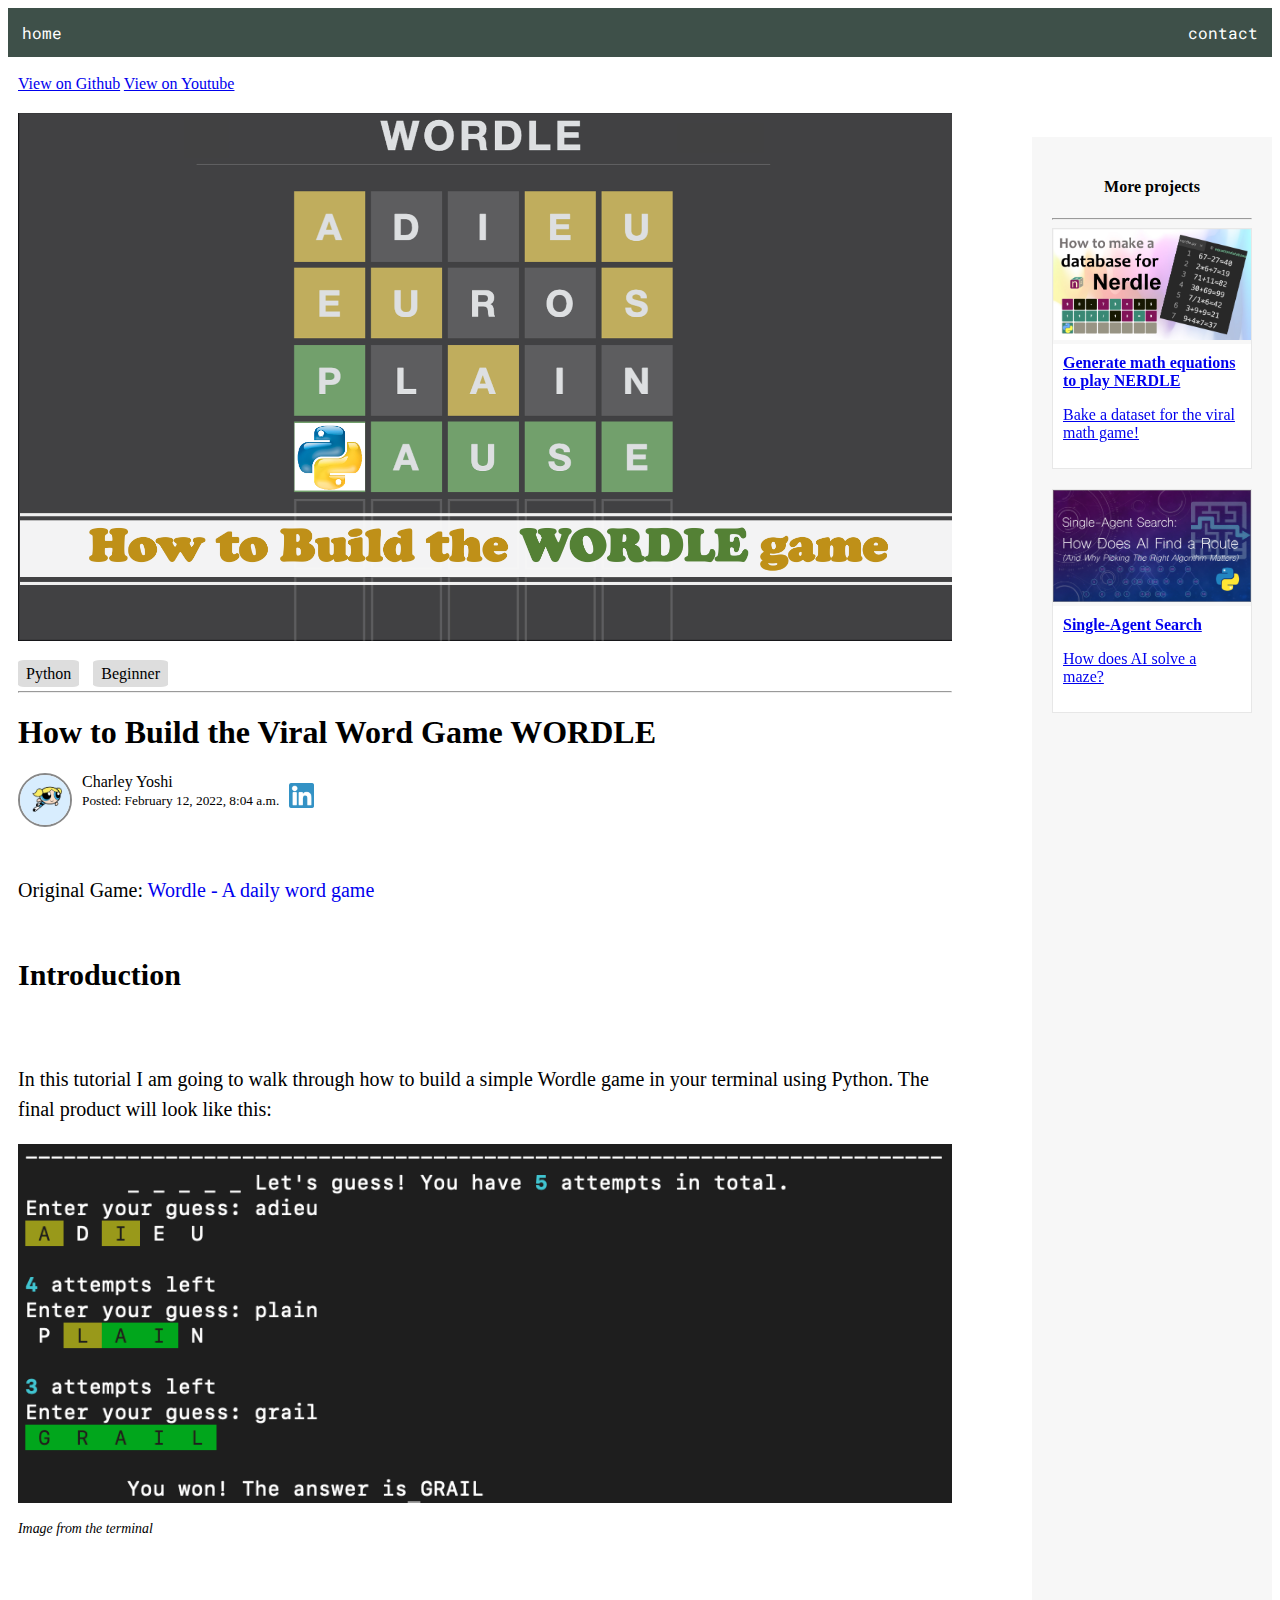
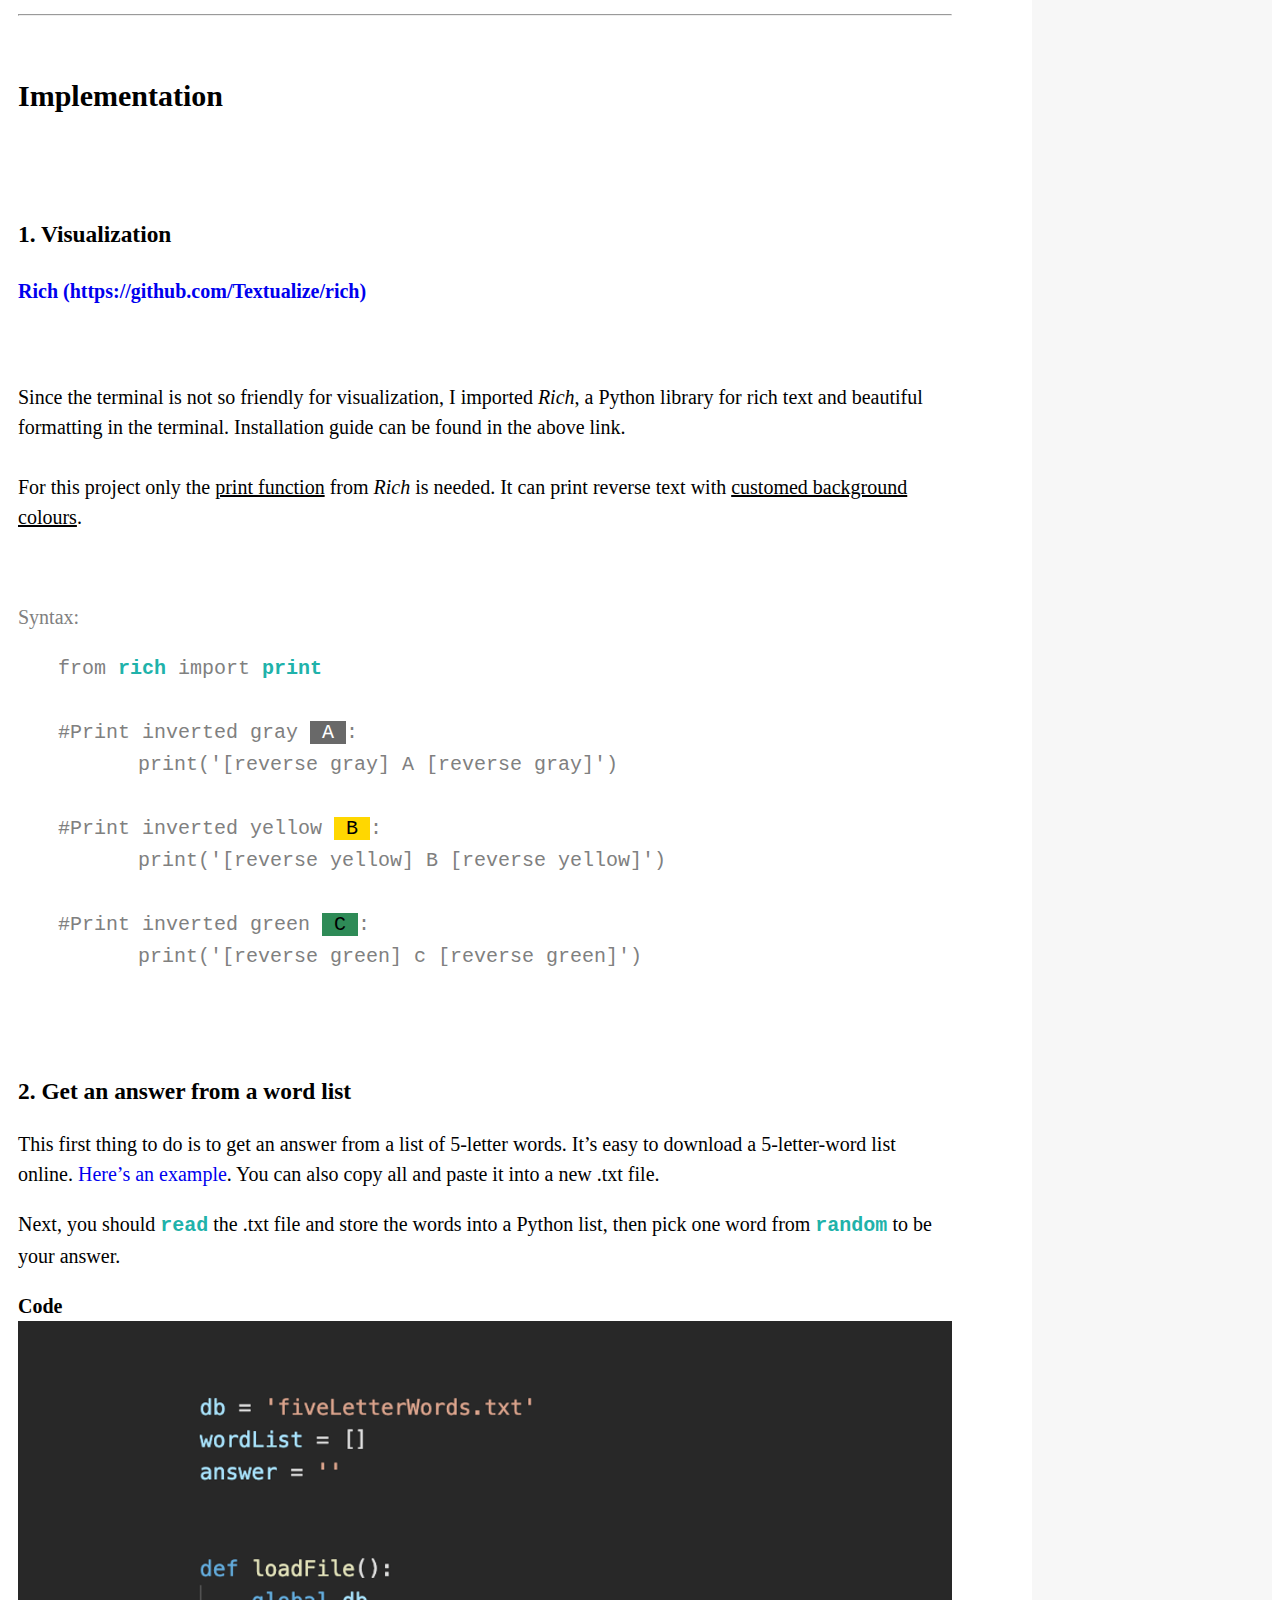
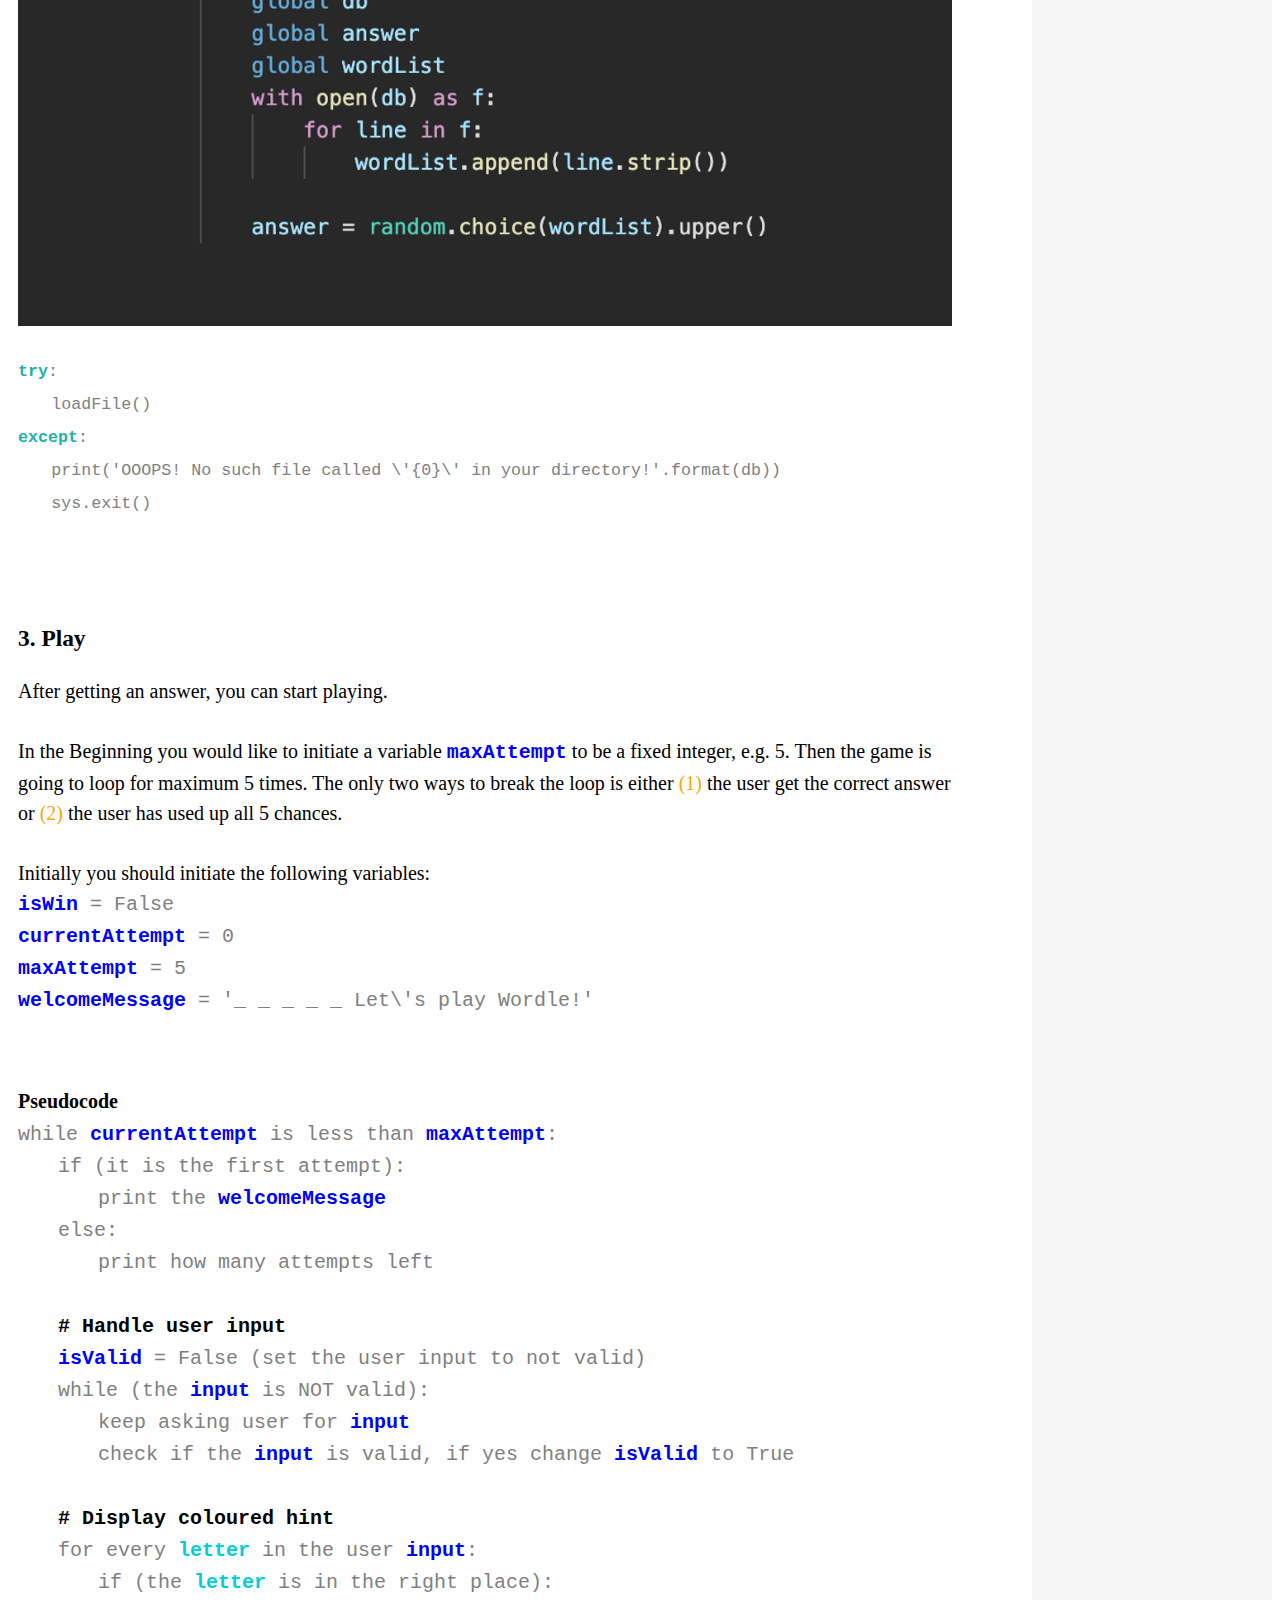
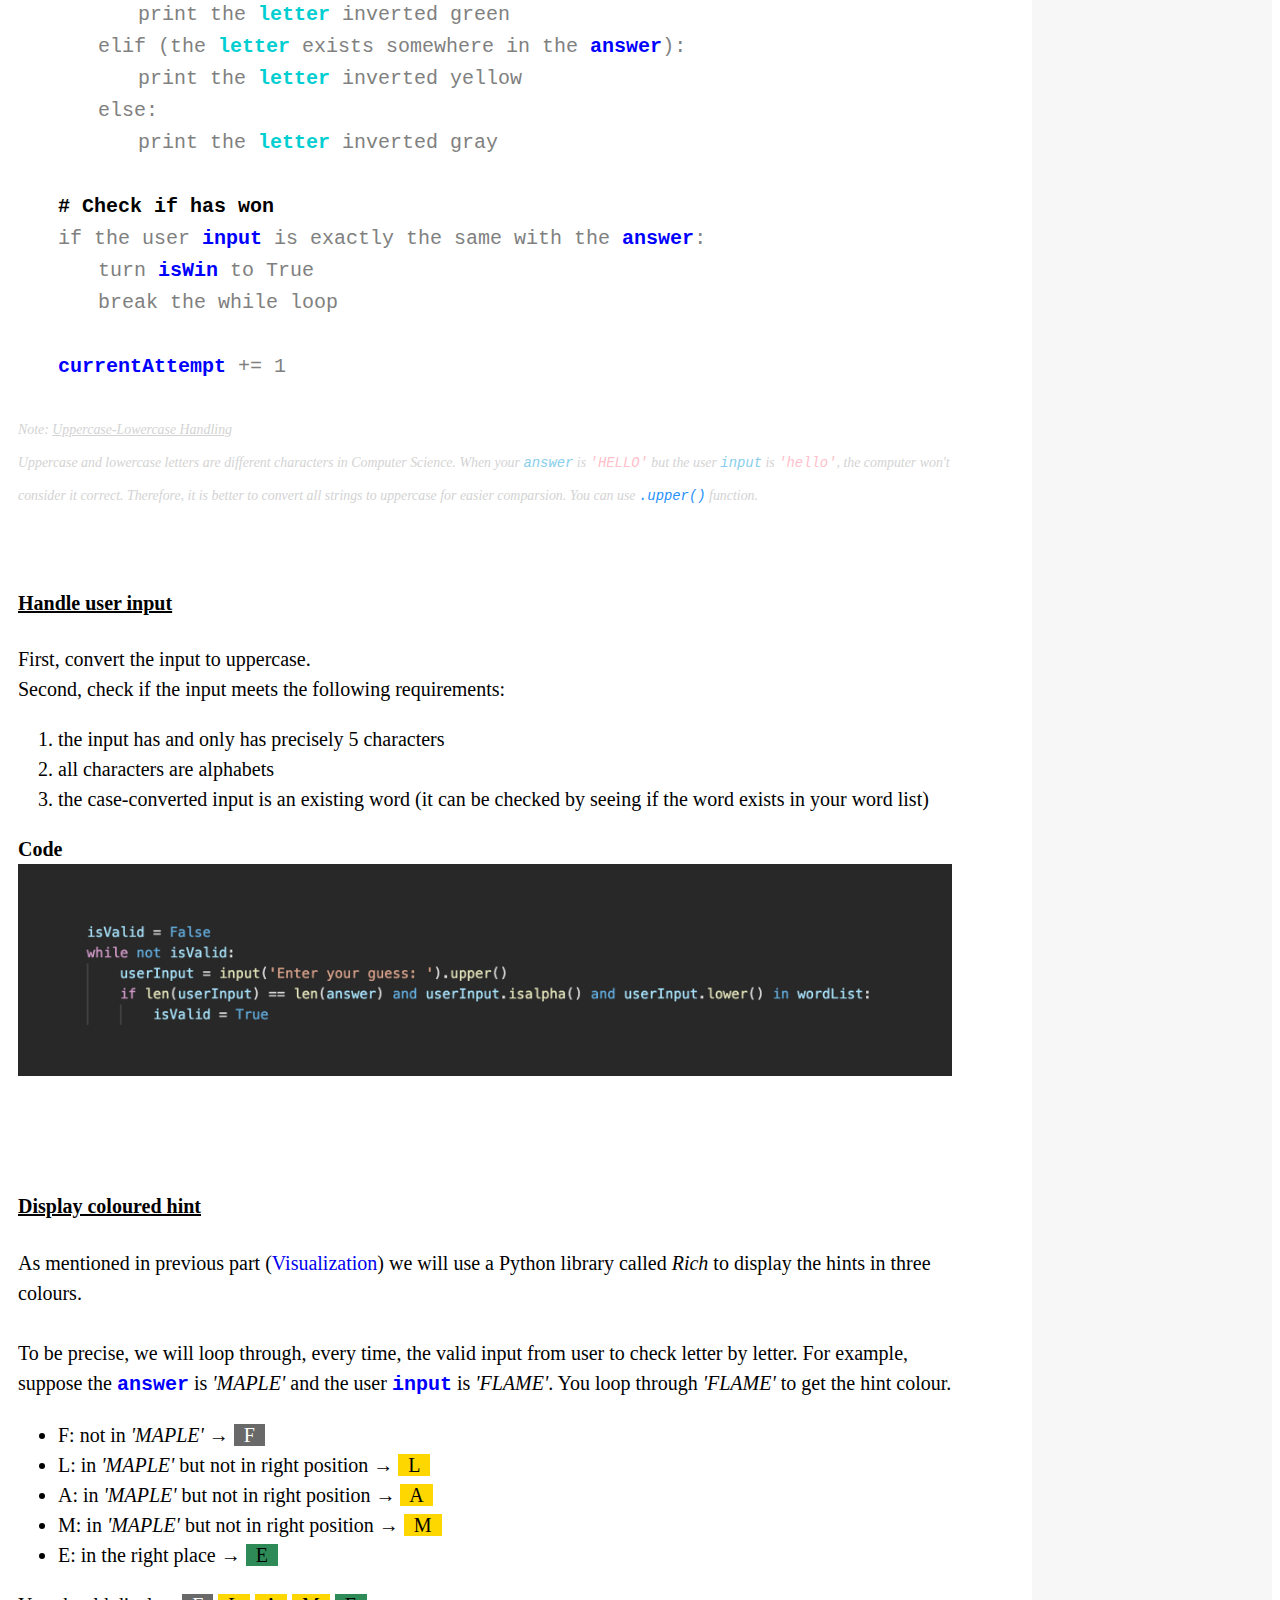
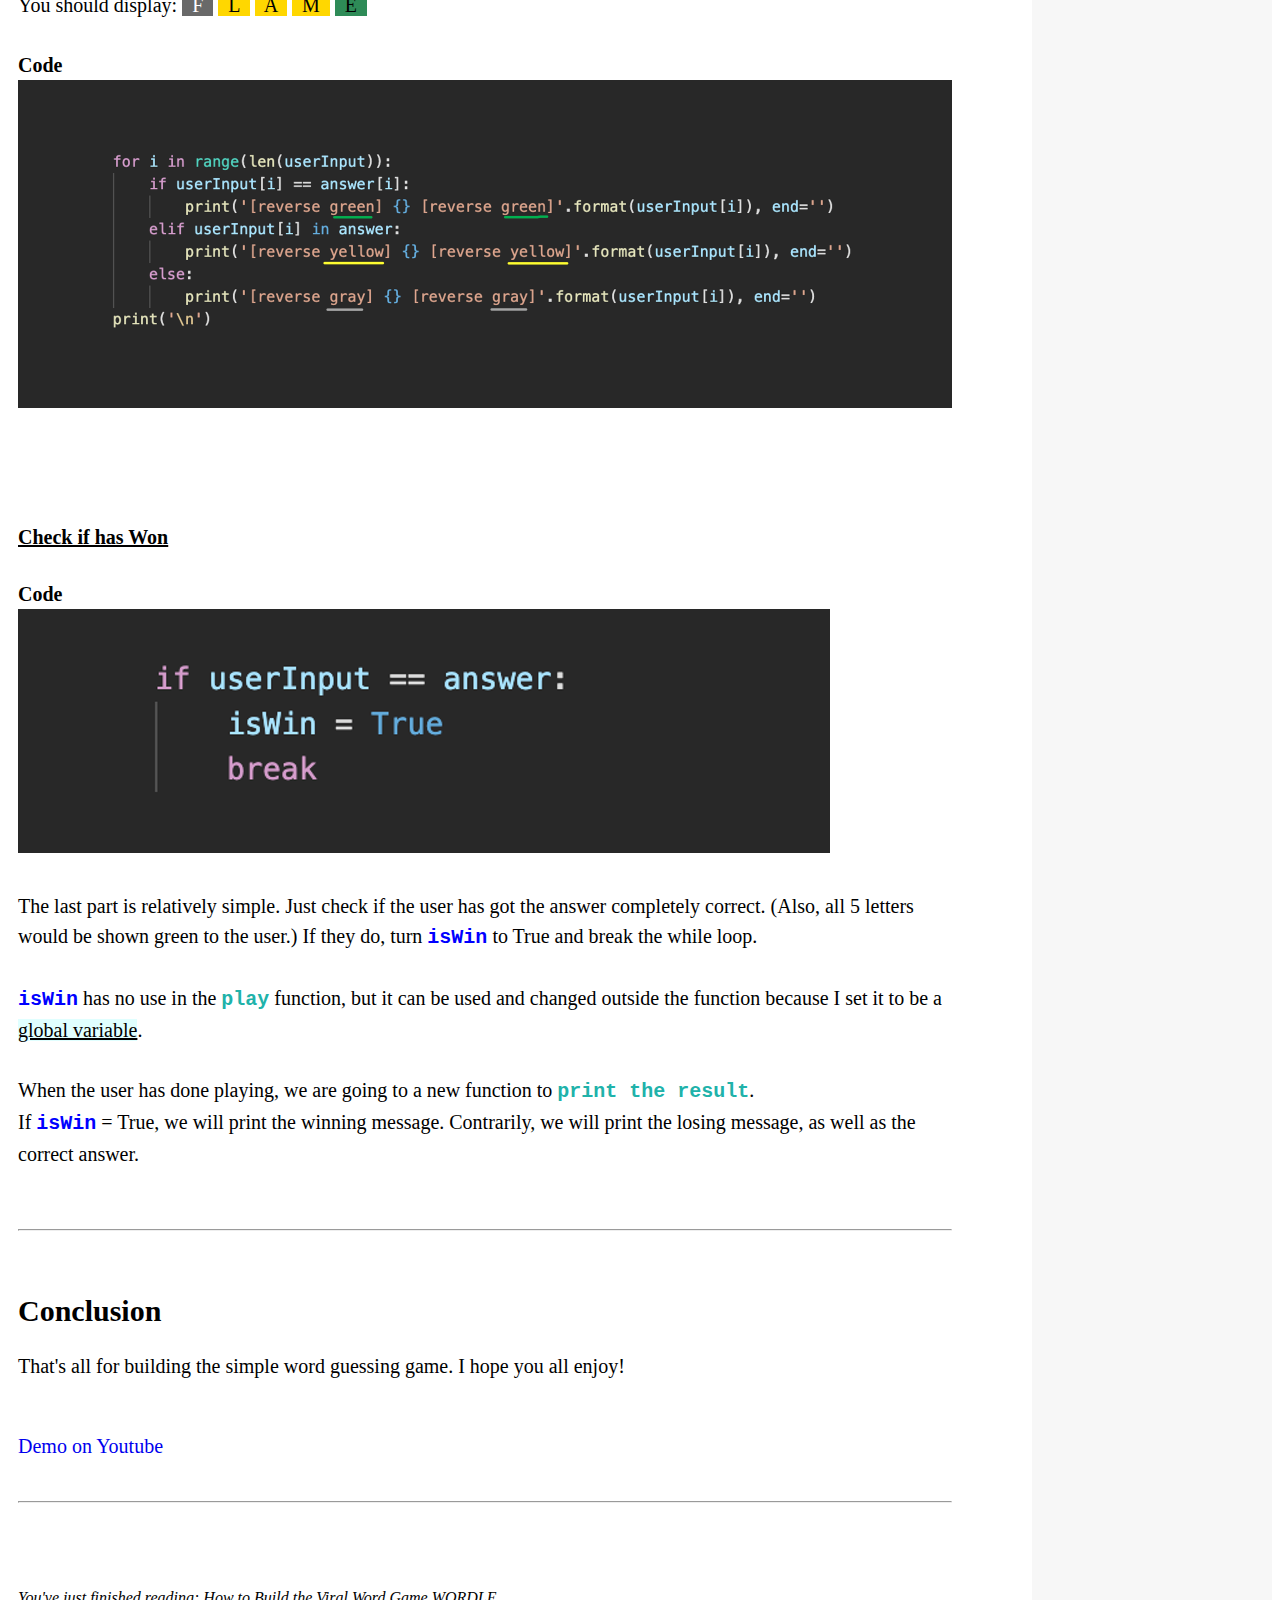
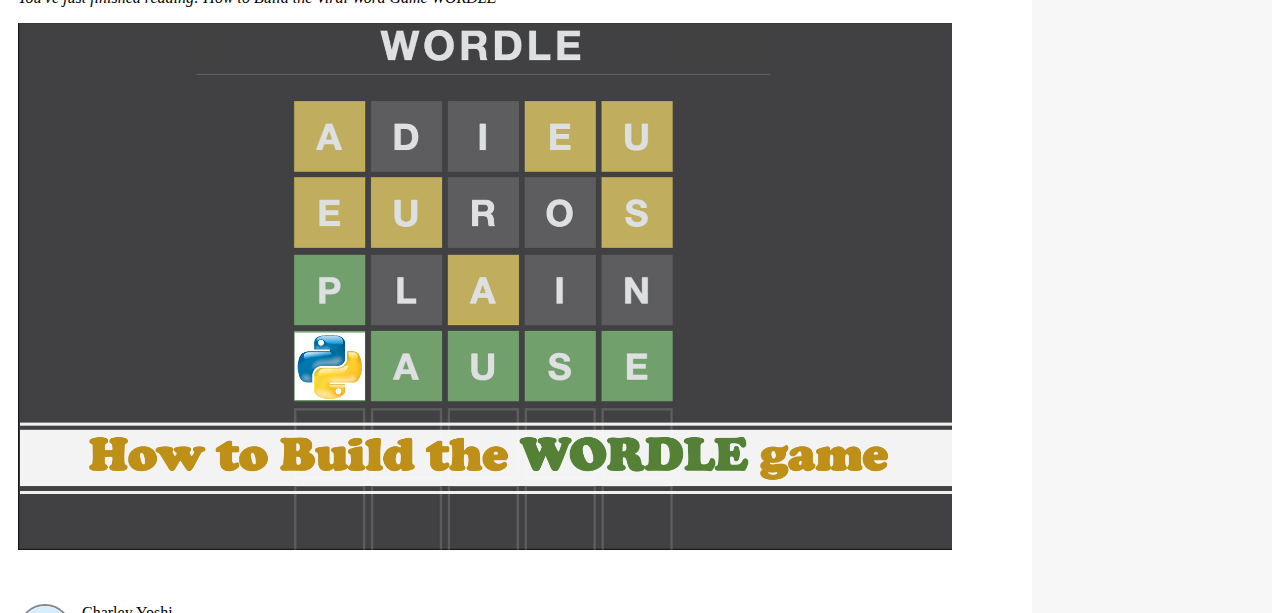
<file: post/wordle.html>
<!DOCTYPE html>
<html>
<head>
	<title>Wordle</title>
    <meta charset="UTF-8">
	<meta name="viewport" content="width=device-width, initial-scale=1, maximum-scale=1, minimum-scale=1" />
	<link href="https://fonts.googleapis.com/css2?family=Roboto+Mono:wght@500&family=Russo+One&display=swap" rel="stylesheet">
    <link href="https://cdn.jsdelivr.net/npm/bootstrap@5.1.1/dist/css/bootstrap.min.css" rel="stylesheet" integrity="sha384-F3w7mX95PdgyTmZZMECAngseQB83DfGTowi0iMjiWaeVhAn4FJkqJByhZMI3AhiU" crossorigin="anonymous">
	<link rel="stylesheet" type="text/css" href="/post.css">
	
</head>
<body>
    <div>
        <nav>
            <ul class="topnav">
                <li><a href="/index.html">Home</a></li>
                <li class="topnav-right"><a 
                    href="/index.html#contact">Contact</a></li>
            </ul>
        </nav>
    </div>

    <div class="post-container">

        <div class="post-content-wrapper">
            <br>
            <a target="_blank" class="btn btn-outline-success btn-sm" href="https://github.com/charleyoshi/wordle">View on Github</a> 
            <a target="_blank" class="btn btn-outline-danger btn-sm" href="https://www.youtube.com/watch?v=u42e0utp2Kg">View on Youtube</a> 
            <br>
    
            <img alt="How to build the wordle game" title="How to build the wordle game" class="featured_image" src="/images/thumb_wordle.png">
            <br>
    
        
            <span class="tag">Python</span>
            <span class="tag">Beginner</span>
            
            <hr>
            <h1>How to Build the Viral Word Game WORDLE</h1>
    
            <div class="author-wrapper" style="margin-top: 20px">
                <img alt="Charley Yoshi" title="Charley Yoshi" id="author-thumbnail"
                    src="/images/bubbles.jpeg" />
                <div>
                    <p style="margin:0">Charley Yoshi</p>
                    <small>Posted: February 12, 2022, 8:04 a.m.</small>
                </div>
                <a target="_blank" href="https://github.com/charleyoshi">
                    <img id="author-contact" src="/images/linkedin.png" />
                </a>
            </div>
    
            <br>
            <div class='article'>
                <br>
                Original Game: <a target="_blank" href="https://www.powerlanguage.co.uk/wordle/">Wordle - A daily word game</a>
                <br><br>
                <h2>Introduction</h2>
                <br>
                <p> 
                    In this tutorial I am going to walk through how to build a simple Wordle game in your terminal using Python. 
                    The final product will look like this:
                    
                    </p>
                
                <img src='/images/post_wordle/0.png' alt='Wordle in terminal example'>
                <small><small><i>Image from the terminal</i></small></small>
            <br><br><br><hr><br>
            <h2>Implementation</h2><br>
            <br>
                
            <!------------------------------------Visualization-------------------------------------->
            <h3><a name="visualization"></a>1. Visualization</h3>
                
               <h4><a href="https://github.com/Textualize/rich"> Rich (https://github.com/Textualize/rich)</a></h4>
                   <br>
                    <p>
                    Since the terminal is not so friendly for visualization, I imported <i>Rich</i>, a Python library for rich text and beautiful formatting in the terminal. 
                    Installation guide can be found in the above link.
                    <br>
                    <br>
                    For this project only the <u>print function</u> from <i>Rich</i> is needed. 
                    It can print reverse text with <u>customed background colours</u>.    
                </p>
                <br>
                <p><span style="color: gray;">Syntax:</span></p>
                <p style="margin-left: 2em;">
                    
                    <code style="color: gray">
                        from <span style="color:lightseagreen"><b>rich</b></span> import <span style="color:lightseagreen"><b>print</b></span> <br>
                        <br>
                        #Print inverted gray <span style="background-color:dimgray"><span style="color:white">&nbsp;A&nbsp;</span></span>:
                        <br>
                        &emsp;&emsp;&emsp;&emsp;print('[reverse gray] A [reverse gray]') <br>
                        <br>
                        #Print inverted yellow <span style="background-color:gold"><span style="color:black">&nbsp;B&nbsp;</span></span>:
                        <br>
                        &emsp;&emsp;&emsp;&emsp;print('[reverse yellow] B [reverse yellow]') <br>
                        <br>
                        #Print inverted green <span style="background-color:seagreen"><span style="color:black">&nbsp;C&nbsp;</span></span>:
                        <br>
                        &emsp;&emsp;&emsp;&emsp;print('[reverse green] c [reverse green]') <br>

                    </code>
                </p>
                
                <br><br>

                <!------------------------------------Get an answer-------------------------------------->
                
                <h3><a name="get_an_answer"></a>2. Get an answer from a word list </h3>
                <p>
                    This first thing to do is to get an answer from a list of 5-letter words. 
                    It’s easy to download a 5-letter-word list online. <a href="https://www-cs-faculty.stanford.edu/~knuth/sgb-words.txt">Here’s an example</a>.
                    You can also copy all and paste it into a new .txt file.
                </p>
                <p>
                    Next, you should <code style="color: lightseagreen;"><strong>read</strong></code> the .txt file and store the words into a Python list, then pick one word from <code style="color: lightseagreen;"><strong>random</strong></code> to be your answer.
                </p>
                
                <b>Code</b>
                <img src='/images/post_wordle/5.png' alt='code for load file function'>
                <p>
                    <small><code style="color: gray">
                        
                        
                        <span style="color:lightseagreen"><b>try</b></span>:
                        <br>
                        &emsp;&emsp;loadFile()
                        <br>
                        <span style="color:lightseagreen"><b>except</b></span>:
                        <br>
                        &emsp;&emsp;print('OOOPS! No such file called \'{0}\' in your directory!'.format(db))
                        <br>
                        &emsp;&emsp;sys.exit()
                    </code></small>
                    
                </p>

                    
                <br>
                <br>
                <!--------------------------------------Play------------------------------------>


                <h3><a name="play"></a>3. Play</h3>
                <p>
                    After getting an answer, you can start playing.
                    <br><br>

                    In the Beginning you would like to initiate a variable <code style="color: blue;"><strong>maxAttempt</strong></code> to be a fixed integer, e.g. 5.
                    Then the game is going to loop for maximum 5 times. The only two ways to break the loop is either <span style="color: orange">(1)</span> the user get the correct answer or <span style="color: orange">(2)</span> the user has used up all 5 chances.
                    <br><br>
                    Initially you should initiate the following variables:

                    <br>
                    <code style="color: gray">
                    
                    <code style="color: blue;"><strong>isWin</strong></code> = False
                        <br>
                        <code style="color: blue;"><strong>currentAttempt</strong></code> = 0
                        <br>
                        <code style="color: blue;"><strong>maxAttempt</strong></code> = 5
                        <br>
                        <code style="color: blue;"><strong>welcomeMessage</strong></code> = '_ _ _ _ _ Let\'s play Wordle!'
                        
                    </code>
                </p>
                <br>
                <p>
                    <b>Pseudocode</b>
                        <code style="color: gray">
                            <br>
                            while <code style="color: blue;"><strong>currentAttempt</strong></code> is less than <code style="color: blue;"><strong>maxAttempt</strong></code>:
                            <br>
                            &emsp;&emsp;if (it is the first attempt):
                            <br>
                            &emsp;&emsp;&emsp;&emsp;print the <code style="color: blue;"><strong>welcomeMessage</strong></code>
                            <br>
                            &emsp;&emsp;else:
                            <br>
                            &emsp;&emsp;&emsp;&emsp;print how many attempts left
                            <br>
                            <br>
                            &emsp;&emsp;<span style="color: black;"><strong># Handle user input</strong></span> 
                            <br>
                            &emsp;&emsp;<code style="color: blue;"><strong>isValid</strong></code> = False (set the user input to not valid)
                            <br>
                            &emsp;&emsp;while (the <code style="color: blue;"><strong>input</strong></code> is NOT valid):
                            <br>
                            &emsp;&emsp;&emsp;&emsp;keep asking user for <code style="color: blue;"><strong>input</strong></code>
                            <br>
                            &emsp;&emsp;&emsp;&emsp;check if the <code style="color: blue;"><strong>input</strong></code> is valid, if yes change <code style="color: blue;"><strong>isValid</strong></code> to True
                            <br>
                            <br>
                            &emsp;&emsp;<span style="color: black;"><strong># Display coloured hint</strong></span> 
                            <br>
                            
                            &emsp;&emsp;for every <code style="color: darkturquoise;"><strong>letter</strong></code> in the user <code style="color: blue;"><strong>input</strong></code>:
                            <br>
                            &emsp;&emsp;&emsp;&emsp;if (the <code style="color: darkturquoise;"><strong>letter</strong></code> is in the right place):
                            <br>
                            &emsp;&emsp;&emsp;&emsp;&emsp;&emsp;print the <code style="color: darkturquoise;"><strong>letter</strong></code> inverted green
                            <br>
                            &emsp;&emsp;&emsp;&emsp;elif (the <code style="color: darkturquoise;"><strong>letter</strong></code> exists somewhere in the <code style="color: blue;"><strong>answer</strong></code>):
                            <br>
                            &emsp;&emsp;&emsp;&emsp;&emsp;&emsp;print the <code style="color: darkturquoise;"><strong>letter</strong></code> inverted yellow
                            <br>
                            &emsp;&emsp;&emsp;&emsp;else:
                            <br>
                            &emsp;&emsp;&emsp;&emsp;&emsp;&emsp;print the <code style="color: darkturquoise;"><strong>letter</strong></code> inverted gray
                            <br>
                            <br>
                            &emsp;&emsp;<span style="color: black;"><strong># Check if has won</strong></span> 
                            <br>
                            &emsp;&emsp;if the user <code style="color: blue;"><strong>input</strong></code> is exactly the same with the <code style="color: blue;"><strong>answer</strong></code>:
                            <br>
                            &emsp;&emsp;&emsp;&emsp;turn <code style="color: blue;"><strong>isWin</strong></code> to True
                            <br>
                            &emsp;&emsp;&emsp;&emsp;break the while loop
                            <br>
                            <br>
                            &emsp;&emsp;<code style="color: blue;"><strong>currentAttempt</strong></code>  += 1
                            <br>
                        </code>
                        <br>
                        <small><small><i style="color: lightgray;">
                            Note: <u>Uppercase-Lowercase Handling</u>
                            <br>
                            Uppercase and lowercase letters are different characters in Computer Science. When your <code style="color: skyblue">answer</code> is <code style="color: pink"><i>'HELLO'</i></code> but the user <code style="color: skyblue">input</code> is <code style="color: pink"><i>'hello'</i></code>, the computer won't consider it correct. 
                            Therefore, it is better to convert all strings to uppercase for easier comparsion.
                            You can use <code style="color: dodgerblue">.upper()</code> function.
                        </i></small></small>

                </p>
                <br>
                <!----------------------user input----------------------->
                <h4><u>Handle user input</u></h4>
                <p>
                    First, convert the input to uppercase. <br>
                    Second, check if the input meets the following requirements: <br>
                    <ol>
                        <li>the input has and only has precisely 5 characters</li>
                        <li>all characters are alphabets</li>
                        <li>the case-converted input is an existing word (it can be checked by seeing if the word exists in your word list)</li>
                    </ol>
                    <b>Code</b>
                    <img src='/images/post_wordle/8.png' alt='handle user input code'>
                </p>
                
                <!------------------------display---------------------------->
                <br>
                <br>
                <h4><u>Display coloured hint</u></h4>
                <p>As mentioned in previous part (<a href="wordle.html#visualization">Visualization</a>) we will use a Python library called <i>Rich</i> to display the hints in three colours.

                    <br>
                    <br>
                    To be precise, we will loop through, every time, the valid input from user to check letter by letter.
                    For example, suppose the <code style="color: blue;"><strong>answer</strong></code> is <i>'MAPLE'</i> and the user <code style="color: blue;"><strong>input</strong></code> is <i>'FLAME'</i>. 
                    You loop through <i>'FLAME'</i> to get the hint colour.
                    <ul>
                        <li>
                            F: not in <i>'MAPLE'</i> &rarr; <span style="background-color:dimgray"><span style="color:white">&nbsp; F &nbsp;</span></span>
                        </li>
                        <li>
                            L: in <i>'MAPLE'</i> but not in right position &rarr; <span style="background-color:gold"><span style="color:black">&nbsp; L &nbsp;</span></span>
                        </li>
                        <li>
                            A: in <i>'MAPLE'</i> but not in right position &rarr; <span style="background-color:gold"><span style="color:black">&nbsp; A &nbsp;</span></span>
                        </li>

                        <li>
                            M: in <i>'MAPLE'</i> but not in right position &rarr; <span style="background-color:gold"><span style="color:black">&nbsp M &nbsp;</span></span>
                        </li>
                        <li>
                            E: in the right place &rarr; <span style="background-color:seagreen"><span style="color:black">&nbsp; E &nbsp;</span></span>
                        </li>
                    </ul>
                    You should display: <span style="background-color:dimgray"><span style="color:white">&nbsp; F &nbsp;</span></span> <span style="background-color:gold"><span style="color:black">&nbsp; L &nbsp;</span></span> <span style="background-color:gold"><span style="color:black">&nbsp; A &nbsp;</span></span> <span style="background-color:gold"><span style="color:black">&nbsp; M &nbsp;</span></span> <span style="background-color:seagreen"><span style="color:black">&nbsp; E &nbsp;</span></span>
                    
                    <br><br>
                    <b>Code</b>
                    <img src='/images/post_wordle/7.png' alt='display hint colors code'>
                </p>

                
                <!------------------------check---------------------------->
                <br>
                <br>
                <h4><u>Check if has Won</u></h4>
                <p>
                    <b>Code</b>
                    <br>
                    <img src='/images/post_wordle/9.png' alt='check if has won code'>
                    <br><br>
                    The last part is relatively simple. Just check if the user has got the answer completely correct.
                    (Also, all 5 letters would be shown green to the user.) 
                    If they do, turn <code style="color: blue;"><strong>isWin</strong></code> to True and break the while loop.
                    <br><br>
                    <code style="color: blue;"><strong>isWin</strong></code> has no use in the <code style="color: lightseagreen;"><strong>play</strong></code> function, but it can be used and changed outside the function because I set it to be a <mark style="background-color: lightcyan;"><u>global variable</u></mark>.
                    <br>
                    <br>
                    When the user has done playing, we are going to a new function to <code style="color: lightseagreen;"><strong>print the result</strong></code>. 
                    <br>
                    If <code style="color: blue;"><strong>isWin</strong></code> = True, we will print the winning message.
                    Contrarily, we will print the losing message, as well as the correct answer.

                </p>
                
                <br><hr><br>
                <h2>Conclusion</h2>

                <p>
                    That's all for building the simple word guessing game. I hope you all enjoy!
                
                </p>
                <br>
                <a target="_blank" class="btn btn-outline-danger btn-sm" href="https://www.youtube.com/watch?v=u42e0utp2Kg">Demo on Youtube</a> 
                
                
            


                
                
                
                
                    
                    
             
                
                

                <!-- --------------------------------------------------------------------------------------------------- -->

                
                
               

                
                
                <br>
                <br><hr><br>
                <br>
            </div>

   
    <p><i>You've just finished reading: How to Build the Viral Word Game WORDLE</i></p>
    <p><img alt="" src="/images/thumb_wordle.png" style="width:1000px" /></p>
    
    <p>&nbsp;</p>
    
            <div class="author-wrapper" style="margin-bottom: 50px">
                <img id="author-thumbnail" src="/images/bubbles.jpeg" />
                <div>
                    <p style="margin:0">Charley Yoshi</p>
                    <small>Posted: February 12, 2022, 8:04 p.m.</small>
                </div>
                <a target="_blank" href="https://github.com/charleyoshi">
                    <img id="author-contact" src="/images/github.png" />
                </a>
            </div>
        </div>
    
        <div class="right-sidebar-wrapper">
    
            <h4 style="text-align: center;">More projects</h4>
            <hr>
            <div class='sidebar-inner'>
    
                <div class="sidebar-item">
                    <a target="_blank"
                        href="nerdle.html">
                        <img src="/images/thumb_nerdle.png">
    
    
                        <div class="sidebar-item-body">
                            <strong>Generate math equations to play NERDLE</strong>
                            <p>Bake a dataset for the viral math game!</p>
                        </div>
                    </a>
                </div>
    
                <div class="sidebar-item">
                    <a target="_blank" href="/post_maze.html">
                        <img src="/images/thumb0.png">
    
    
                        <div class="sidebar-item-body">
                            <strong>Single-Agent Search</strong>
                            
                            <p>How does AI solve a maze?</p>
                        </div>
                    </a>
                </div>
            </div>
        </div>
    </div>
    
</body>
</html>
</file>
<file: default.css>
:root {
	--mainColor: #d8dad3;
	--secondaryColor: #f1f2eb;

	--borderColor: #c1c1c1;

	--mainText: #2b2d42;
	--secondaryText: #4a4a48;

	--themeDotBorder: #FFF;

	--previewBg: rgba(99, 110, 119, 0.4);
	--previewShadow: #d8dad3;


	--buttonColor: black;


}


html,
body {
	padding: 0;
	margin: 0;
	scroll-behavior: smooth;
}

body * {
	transition: 0.3s;
}


h1,
h2,
h3,
h4,
h5,
h6,
strong {
	color: var(--mainText);
	font-family: 'Russo One', sans-serif;
	font-weight: 500;
}

p,
li,
span,
label,
input,
textarea {
	color: var(--secondaryText);
	font-family: 'Roboto Mono', monospace;
}

a {
	text-decoration: none;
	color: #45BF90;
	font-size: 16px;
}

ul {
	list-style: none;
}

h1 {
	font-size: 42px;
}

h2 {
	font-size: 36px;
}

h3 {
	font-size: 28px;
}

h4 {
	font-size: 24px;
}

h5 {
	font-size: 20px;
}

h6 {
	font-size: 16px;
}


.s1 {
	background-color: var(--mainColor);
	border-bottom: 1px solid var(--borderColor);
	overflow: auto;
}

.s2 {
	background-color: var(--secondaryColor);
	border-bottom: 1px solid var(--borderColor);
	overflow: auto;
}




.alert {
	background-color: #cfe2ff;
	color: #084298;
	font-family: 'Roboto Mono', monospace;
	padding: 10px;
	text-align: center;
	border-radius: 4px;

}

.alert .link {
	color: rgb(252, 108, 108);
	font-weight: 900;
}


.main-container {
	width: 1000px;
	margin: 0 auto;
}


.greeting-wrapper {
	display: grid;
	text-align: center;
	align-content: center;
	min-height: 10em;

}

.intro-wrapper {
	background-color: var(--secondaryColor);
	border: 1px solid var(--borderColor);
	border-radius: 5px 5px 0 0;


	-webkit-box-shadow: -1px 1px 3px -1px rgba(0, 0, 0, 0.75);
	-moz-box-shadow: -1px 1px 3px -1px rgba(0, 0, 0, 0.75);
	box-shadow: -1px 1px 3px -1px rgba(0, 0, 0, 0.75);

	display: grid;
	grid-template-columns: 1fr 1fr;
	grid-template-areas:
		'nav-wrapper nav-wrapper'
		'left-column right-column'
	;
}


.nav-wrapper {
	border-radius: 5px 5px 0 0;
	grid-area: nav-wrapper;
	border-bottom: 1px solid var(--borderColor);
	display: flex;
	justify-content: space-between;
	align-items: center;
	background-color: var(--mainColor);
}

#navigation a {
	color: var(--mainText);
}


#navigation {
	margin: 0;
	padding: 10px;
}

#navigation li {
	display: inline-block;
	margin-right: 5px;
	margin-left: 5px;
}

.dots-wrapper {
	display: flex;
	padding: 10px;
}

#dot-1 {
	background-color: #FC6058;
}

#dot-2 {
	background-color: #FEC02F;
}

#dot-3 {
	background-color: #2ACA3E;
}

.browser-dot {
	background-color: black;
	height: 15px;
	width: 15px;
	border-radius: 50%;
	margin: 5px;

	-webkit-box-shadow: -1px 1px 3px -1px rgba(0, 0, 0, 0.75);
	-moz-box-shadow: -1px 1px 3px -1px rgba(0, 0, 0, 0.75);
	box-shadow: -1px 1px 3px -1px rgba(0, 0, 0, 0.75);

}


.left-column {
	grid-area: left-column;
	padding-top: 50px;
	padding-bottom: 50px;
}

#profile_pic {
	display: block;
	margin: 0 auto;
	border-radius: 12px;
	height: 200px;
	width: 200px;
	object-fit: cover;
	border: 2px solid var(--borderColor);
}


#theme-options-wrapper {
	display: flex;
	justify-content: center;
}

.theme-dot {
	height: 30px;
	width: 30px;
	background-color: black;
	border-radius: 50%;

	margin: 5px;
	border: 2px solid var(--themeDotBorder);

	-webkit-box-shadow: -1px 1px 3px -1px rgba(0, 0, 0, 0.75);
	-moz-box-shadow: -1px 1px 3px -1px rgba(0, 0, 0, 0.75);
	box-shadow: -1px 1px 3px -1px rgba(0, 0, 0, 0.75);

	cursor: pointer;
}


.theme-dot:hover {
	border-width: 5px;
}


#light-mode {
	background-color: #fff;
}

#blue-mode {
	background-color: #192734;
}

#green-mode {
	background-color: #78866b;
}

#purple-mode {
	background-color: #7E4C74;
}

#settings-note {
	font-size: 12px;
	font-style: italic;
	text-align: center;
}

.right-column {
	grid-area: right-column;
	display: grid;
	align-content: center;

	padding-top: 50px;
	padding-bottom: 50px;
}


#preview-shadow {
	background-color: var(--previewShadow);
	max-width: 300px;
	height: 180px;
	padding-left: 30px;
	padding-top: 30px;
}

#preview {
	width: 300px;
	border: 1.5px solid #17a2b8;
	background-color: var(--previewBg);
	padding: 15px;
	position: relative;
}

.corner {
	width: 7px;
	height: 7px;
	border-radius: 50%;
	border: 1.5px solid #17a2b8;
	background-color: #fff;
	position: absolute;
}

#corner-tl {
	top: -5px;
	left: -5px
}

#corner-tr {
	top: -5px;
	right: -5px
}


#corner-br {
	bottom: -5px;
	right: -5px
}


#corner-bl {
	bottom: -5px;
	left: -5px
}

.about-wrapper {
	display: grid;
	grid-template-columns: repeat(auto-fit, minmax(320px, 1fr));
	padding-bottom: 40px;
	padding-top: 40px;
	gap: 60px;
}


#skills {
	display: flex;
	justify-content: space-evenly;
	background-color: var(--previewShadow);
}

#skills ul {
	padding: 0;
}

.social-links {
	display: grid;
	align-content: center;
	text-align: center;
}

.social-links a {
	color:darkcyan;
}

#social_img {
	width: 100%;
}


.post-wrapper {
	display: grid;
	grid-template-columns: repeat(auto-fit, 320px);
	gap: 20px;
	justify-content: center;
	padding-bottom: 50px;
}

.post {
	border: 1px solid var(--borderColor);
	-webkit-box-shadow: -2px 7px 21px -9px rgba(0, 0, 0, 0.75);
	-moz-box-shadow: -2px 7px 21px -9px rgba(0, 0, 0, 0.75);
	box-shadow: -2px 7px 21px -9px rgba(0, 0, 0, 0.75);
}

.post-wrapper div:hover {
	background-color: var(--secondaryColor);
}

.thumbnail {
	display: block;
	width: 100%;
	height: 180px;
	object-fit: cover;
}

.post-preview {
	background-color: #fff;
	padding: 15px;
}

.post-title {
	color: black;
	margin: 0;
}

.post-intro {
	color: #4b5156;
	font-size: 14px;
}

.post-date {
	font-size: 12px;
	float: left;
	color: var(--secondaryText);
}

.post-readmore {
	text-decoration: none;
	color: #45BF90;
	font-size: 16px;
	float: right;
	margin-right: 12px;
	font-family: 'Times New Roman', Times, serif;
}

#contact-form {
	display: block;
	max-width: 600px;
	margin: 0 auto;
	border: 1px solid var(--borderColor);
	padding: 15px;
	border-radius: 5px;
	background-color: var(--mainColor);
	margin-bottom: 50px;

}

#contact-form label {
	line-height: 2.7em;
}

#contact-form textarea {
	min-height: 100px;
	font-size: 14px;
}


.input-field {
	width: 100%;
	padding-top: 10px;
	padding-bottom: 10px;
	background-color: var(--secondaryColor);
	border-radius: 5px;
	border: 1px solid var(--borderColor);
	font-size: 14px;
}


#submit-btn {
	margin-top: 10px;
	width: 100%;
	padding-top: 10px;
	padding-bottom: 10px;
	color: #fff;
	background-color: var(--buttonColor);
	border: none;
	cursor: pointer;
}

#formMessage {
	font-size: x-small;
	text-align: center;
	padding: 6px 0;
}

@media screen and (max-width: 1200px) {
	.main-container {
		width: 95%;
	}
}

@media screen and (max-width: 800px) {
	.intro-wrapper {
		grid-template-columns: 1fr;
		grid-template-areas:
			'nav-wrapper'
			'left-column'
			'right-column'
		;
	}

	.right-column {
		justify-content: center;
	}

}

@media screen and (max-width: 400px) {
	#preview-shadow {
		max-width: 280px;
		height: 180px;
		padding-left: 10px;
		padding-top: 10px;
	}

	#preview {
		width: 280px;

	}

}


#social_icon {
	width: 35px;
	height: 35px;
	margin: auto;
	padding: 10px;
	border-radius: 30%;
}
</file>
<file: post.css>
/*--------- Nav Bar --------- */
nav {
    width: 100%;
    margin: 0;
}

nav ul {
    background-color: #3e5049;
    overflow: hidden;
    margin: 0;
    padding: 0;
    
}

ul.topnav li {
    list-style: none;
    float: left;
    
}

ul.topnav li.topnav-right{
    float: right;
}

ul.topnav li a {
    display: block;
    text-decoration: none;
    min-height: 16px ;
    text-align: center;
    padding: 14px;
    text-transform: uppercase;
    color: #FFF;
    font-family: 'Roboto Mono', sans-serif;
    text-transform: lowercase;
}

ul.topnav li a:hover {
    background-color: #636b66;
    color: white;
}

/*--------- Content --------- */

.tag {
    background-color: #ddd;
    margin-right: 10px;
    padding: 5px 8px;
    border-radius: 10%;
}


.article {
    font-size: 20px;
    line-height: 1.5em;
}

.article a {
    text-decoration: none;
}

.article a:hover {
    text-decoration: underline;
}

img {
    max-width: 100%;
    object-fit: cover;
}

.featured_image {
    margin-top: 20px;
    margin-bottom: 20px;
}

.post-container {

    max-width: 1400px;
    margin: 0 auto;
    display: flex;
}

.post-content-wrapper {
    max-width: 1000px;

    padding-left: 10px;
}

.right-sidebar-wrapper {

    width: 300px;
    margin: 0px 0px 0px 80px ;
    margin-top: 80px;
    background-color: rgb(247, 247, 247);
    padding: 20px ;

}

.sidebar-inner {
    position: sticky;
    top: 50px;
    height: 100vh;
    overflow-y: auto;
    min-width: 200px;
}


.sidebar-inner::-webkit-scrollbar {
    width: 8px;

}

.sidebar-inner::-webkit-scrollbar-track {
    -webkit-box-shadow: inset 0 0 6px rgba(0, 0, 0, 0.3);

}

.sidebar-inner::-webkit-scrollbar-thumb {
    background-color: #c1c1c1;
    outline: 1px solid slategrey;
    border-radius: 100px;

}

.sidebar-inner::-webkit-scrollbar-thumb:hover {
    background-color: #c1c1c1;
}


.sidebar-item {
    border: 1px solid rgb(231, 231, 231);
    margin-bottom: 20px;

}

.sidebar-item:hover {
    opacity: .8;
}

.sidebar-item a:hover {
    text-decoration: none;
    background-color: rgb(25, 116, 196);
}

.sidebar-item-body {
    padding: 10px;
    background-color: #fff;
}

.author-wrapper {
    display: flex;
    flex-wrap: wrap;
}

#author-thumbnail {
    display: block;
    height: 50px;
    width: 50px;
    margin-right: 10px;
    border-radius: 50%;
    border: 2px solid #888;
}

#author-contact {
    height: 25px;
    width: 25px;
    margin: 10px;
    opacity: 80%;
}


@media screen and (max-width: 1130px) {
    .post-container {
        width: 98%;
        flex-direction: column;
    }

    .right-sidebar-wrapper {
        width: 80%;
    }
}
</file>
